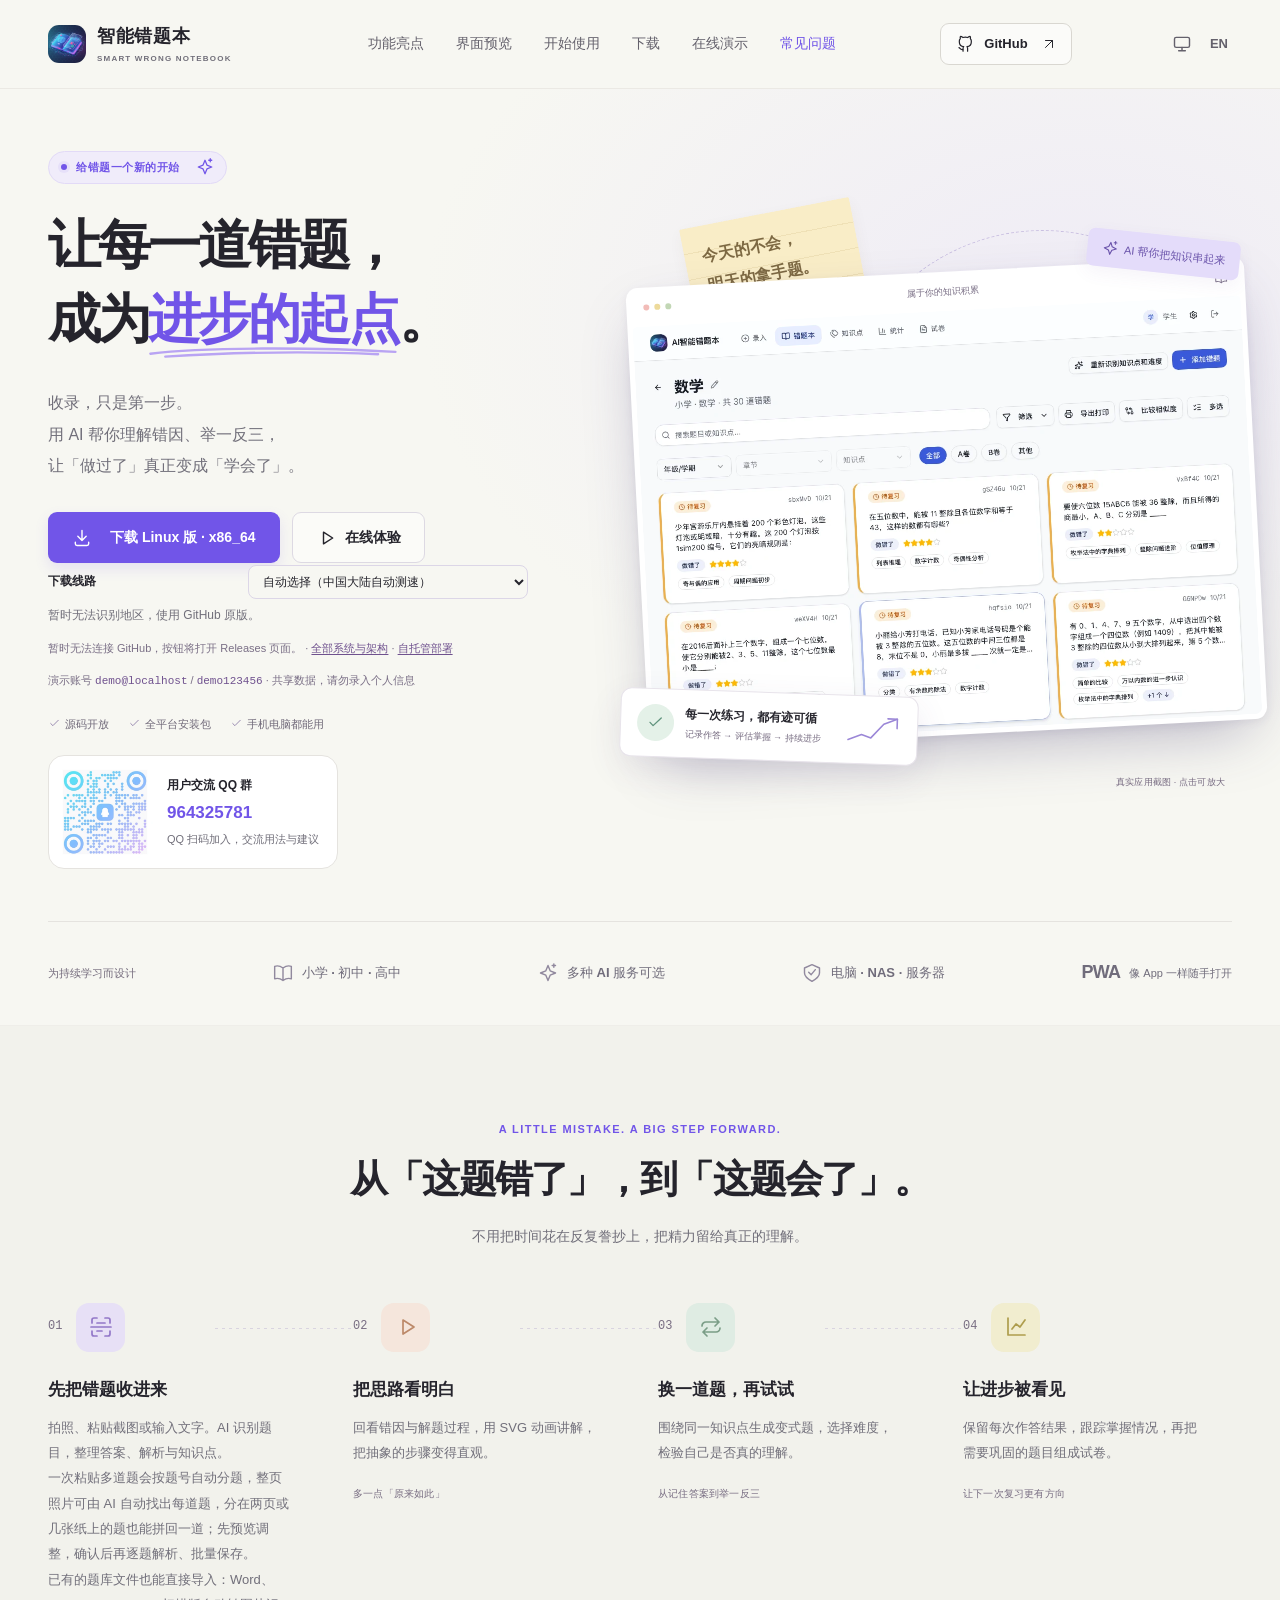
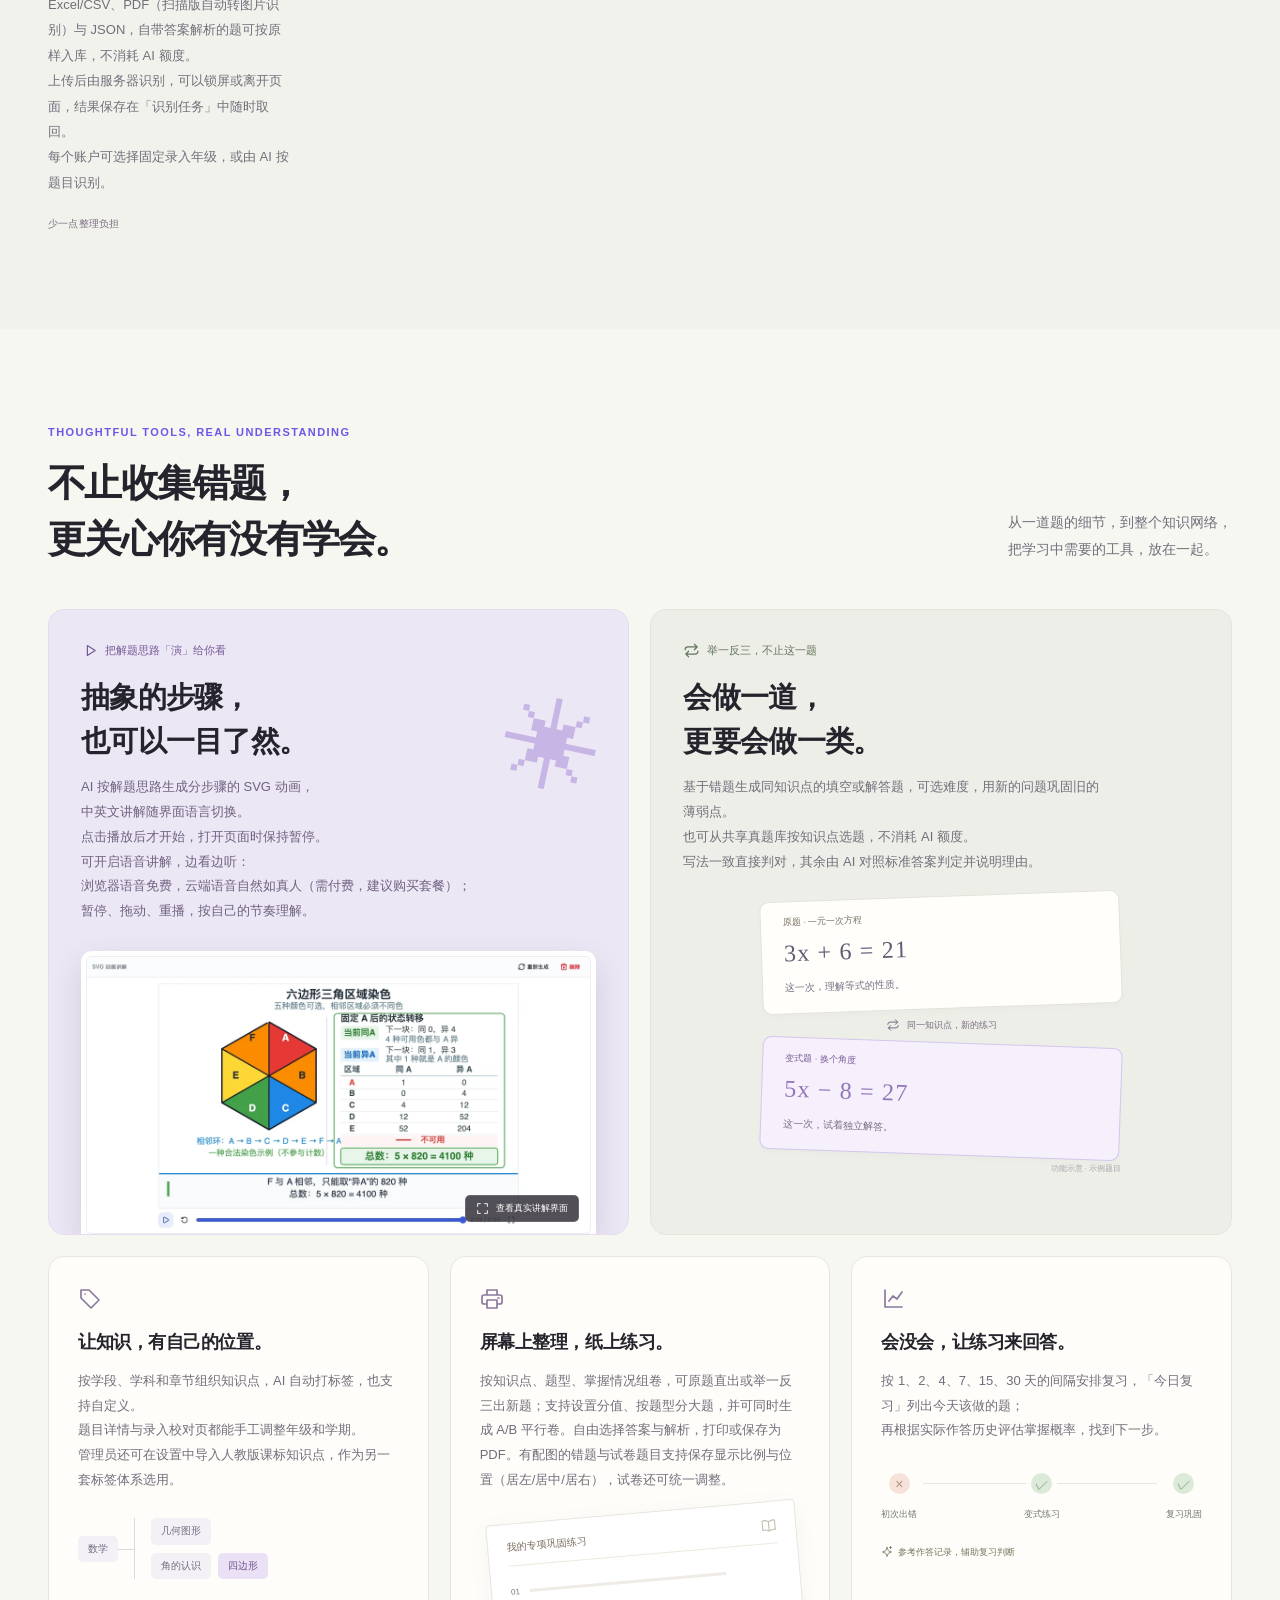
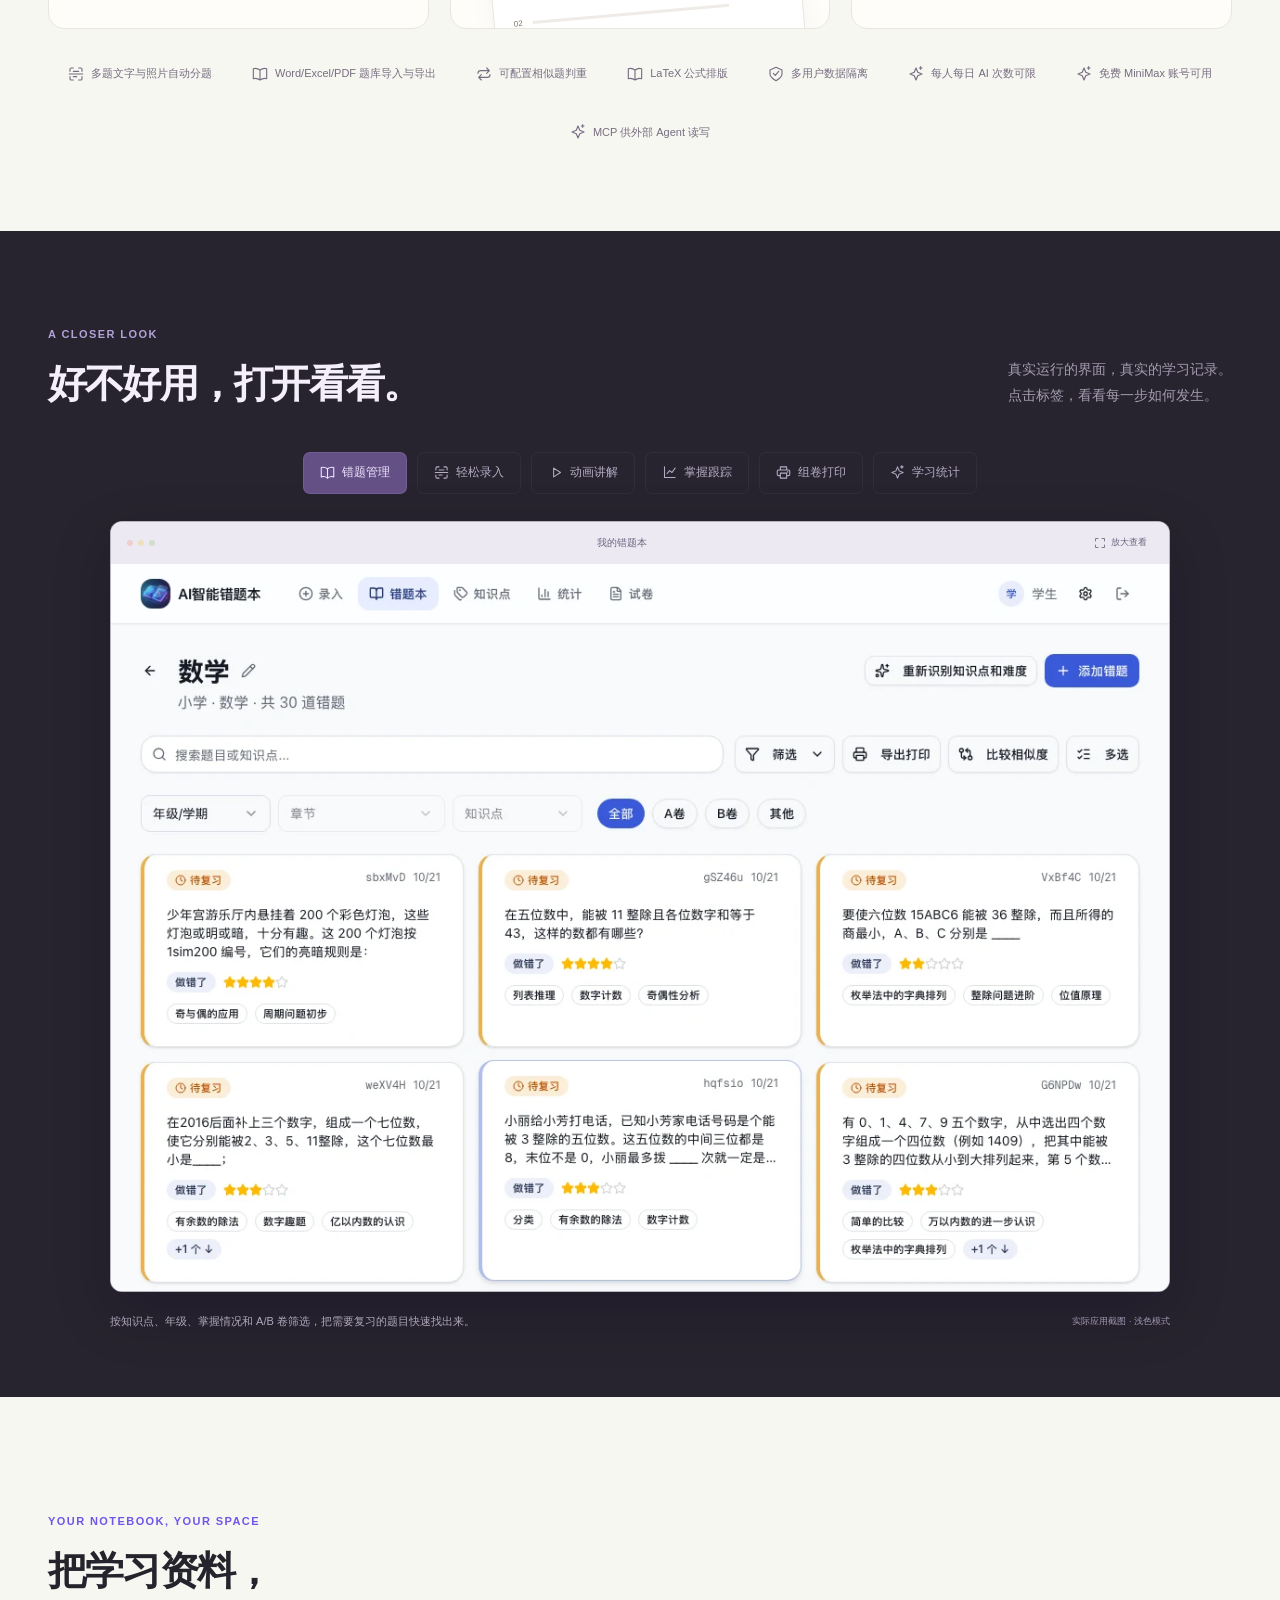
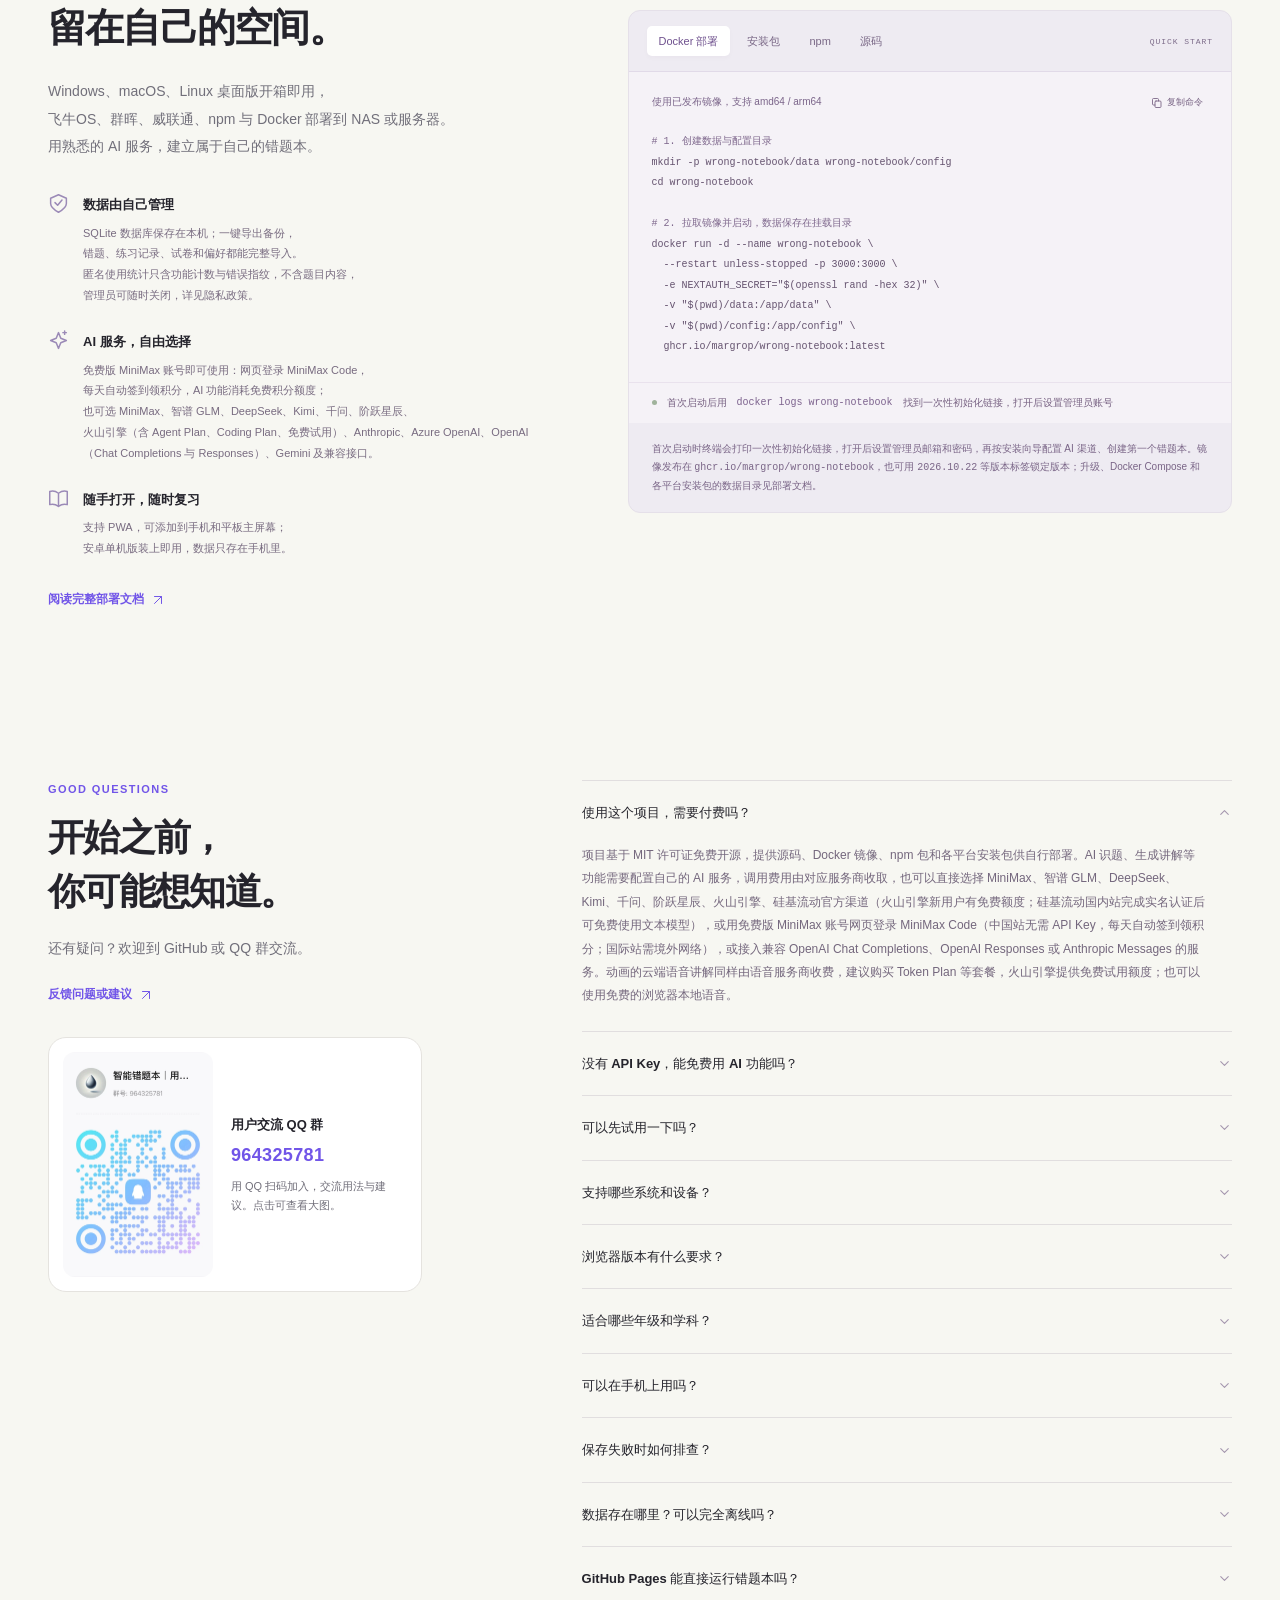
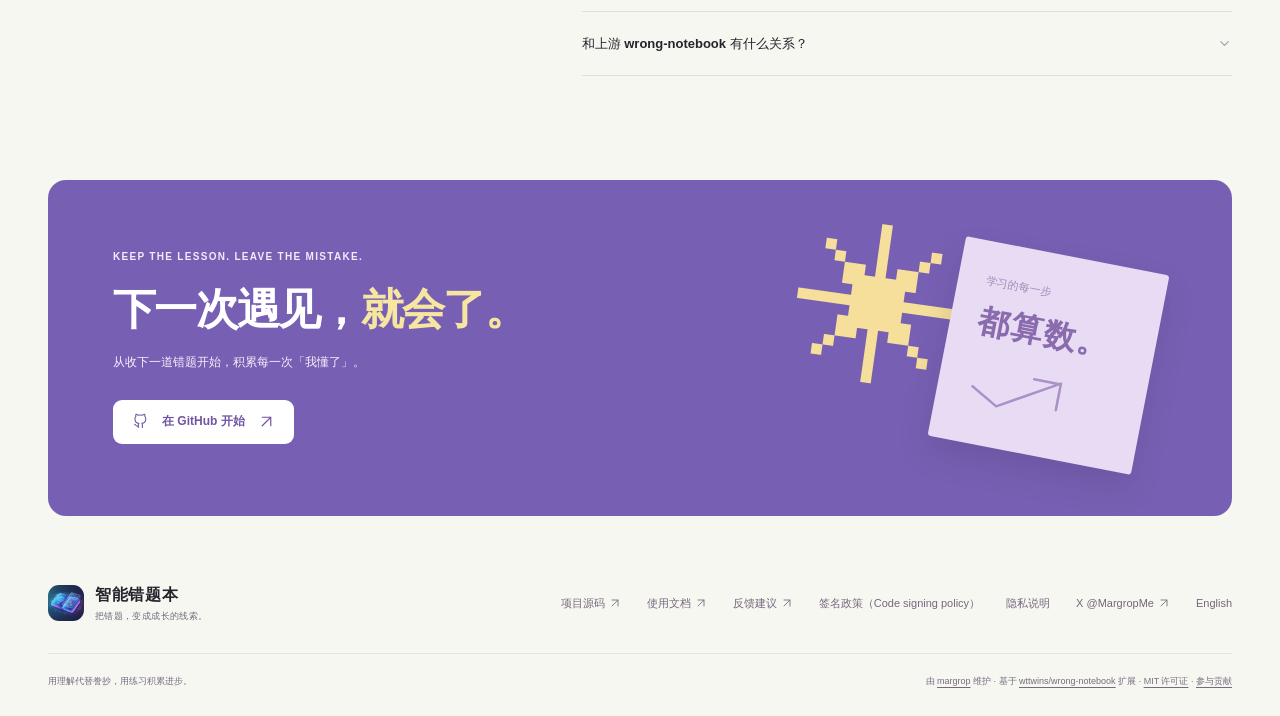
<file: index.html>
<!doctype html>
<html lang="zh-CN">
  <head>
    <meta charset="utf-8">
    <meta name="viewport" content="width=device-width, initial-scale=1">
    <meta name="color-scheme" content="light dark">
    <meta name="darkreader-lock">
    <meta name="theme-color" content="#f7f7f2">
    <meta name="description" content="智能错题本，用 AI 把错题变成进步的起点。拍照识题、SVG 动画讲解、举一反三与 AI 判题、今日复习、组卷打印与掌握情况跟踪，支持多种 AI 服务，可用 Docker、npm 或 Windows / macOS / Linux / 飞牛OS / 群晖 / 威联通 安装包自托管，提供无需服务器的安卓手机与平板单机版和在线演示。">
    <meta property="og:type" content="website">
    <meta property="og:locale" content="zh_CN">
    <meta property="og:title" content="智能错题本 · 让每一道错题，成为进步的起点">
    <meta property="og:description" content="从拍照收录到真正掌握，为每一道错题建立完整的学习反馈。开源、可自托管，提供全平台安装包与在线演示，支持多种 AI 服务。">
    <meta property="og:image" content="./assets/images/social-preview.png">
    <meta property="og:image:alt" content="智能错题本：让每一道错题，成为进步的起点，配有真实错题管理界面">
    <meta name="twitter:card" content="summary_large_image">
    <meta name="twitter:site" content="@MargropMe">
    <meta name="twitter:creator" content="@MargropMe">
    <title>智能错题本 · 让每一道错题，成为进步的起点</title>
    <!-- deployment-metadata -->
    <link rel="icon" type="image/png" href="./assets/icons/app-icon.png">
    <link rel="apple-touch-icon" href="./assets/icons/app-icon.png">
    <link rel="preload" as="image" href="./assets/images/notebook.webp" fetchpriority="high">
    <script>(function(){var p=null;try{p=localStorage.getItem("wn-site-theme")}catch(e){}if(p!=="light"&&p!=="dark")p="system";var r=document.documentElement,d=p==="dark"||(p==="system"&&window.matchMedia("(prefers-color-scheme: dark)").matches);r.setAttribute("data-theme-preference",p);r.setAttribute("data-theme",d?"dark":"light")})();</script>
    <link rel="stylesheet" href="./assets/styles.css?v=20261031-dark">
    <link rel="stylesheet" href="./assets/dark.css?v=20261031-dark">
    <script src="./assets/theme.js" defer></script>
    <script src="./assets/site.js" defer></script>
    <script src="./assets/nav.js" defer></script>
    <script src="./assets/download.js" defer></script>
    <script charset="UTF-8" id="LA_COLLECT" src="//sdk.51.la/js-sdk-pro.min.js"></script>
    <script>LA.init({id:"28UHgDQYzLfy5FsM",ck:"28UHgDQYzLfy5FsM"})</script>
    <!-- Google tag (gtag.js) -->
    <script async src="https://www.googletagmanager.com/gtag/js?id=G-Z600EP14KD"></script>
    <script>
      window.dataLayer = window.dataLayer || [];
      function gtag(){dataLayer.push(arguments);}
      gtag('js', new Date());

      gtag('config', 'G-Z600EP14KD');
    </script>
  </head>
  <body>
    <a class="skip-link" href="#main">跳到正文</a>
    <svg class="icon-definitions" xmlns="http://www.w3.org/2000/svg" aria-hidden="true">
      <symbol id="i-arrow" viewBox="0 0 24 24"><path d="M4 12h15m-6-6 6 6-6 6"/></symbol>
      <symbol id="i-arrow-up" viewBox="0 0 24 24"><path d="M6 18 18 6M6 6h12v12"/></symbol>
      <symbol id="i-github" viewBox="0 0 24 24"><path d="M9 19c-4.3 1.3-4.3-2.2-6-2.6m12 5v-3.8a3.3 3.3 0 0 0-.9-2.6c3-.3 6.1-1.5 6.1-6.8A5.3 5.3 0 0 0 18.8 4a4.9 4.9 0 0 0-.1-3s-1.1-.3-3.6 1.4a13.6 13.6 0 0 0-6.5 0C6.1.7 5 1 5 1a4.9 4.9 0 0 0-.1 3 5.3 5.3 0 0 0-1.4 4.2c0 5.3 3.1 6.5 6.1 6.8a3.3 3.3 0 0 0-.9 2.6v3.8" transform="translate(1 1) scale(.91)"/></symbol>
      <symbol id="i-sparkle" viewBox="0 0 24 24"><path d="m12 3 2.6 6.4L21 12l-6.4 2.6L12 21l-2.6-6.4L3 12l6.4-2.6L12 3Zm7-2v4m-2-2h4"/></symbol>
      <symbol id="i-scan" viewBox="0 0 24 24"><path d="M8 3H5a2 2 0 0 0-2 2v3m13-5h3a2 2 0 0 1 2 2v3M3 16v3a2 2 0 0 0 2 2h3m8 0h3a2 2 0 0 0 2-2v-3M2 12h20M8 8h8m-8 8h5"/></symbol>
      <symbol id="i-play" viewBox="0 0 24 24"><path d="m9 5 11 7-11 7V5Z"/></symbol>
      <symbol id="i-repeat" viewBox="0 0 24 24"><path d="M20 7H7a4 4 0 0 0-4 4m13-8 4 4-4 4M4 17h13a4 4 0 0 0 4-4M8 13l-4 4 4 4"/></symbol>
      <symbol id="i-chart" viewBox="0 0 24 24"><path d="M4 3v17h17M8 14l4-5 4 3 5-7"/></symbol>
      <symbol id="i-check" viewBox="0 0 24 24"><path d="m5 12 4 4L19 6"/></symbol>
      <symbol id="i-book" viewBox="0 0 24 24"><path d="M12 6C8 3 5 3 2 4v15c3-1 6-1 10 2 4-3 7-3 10-2V4c-3-1-6-1-10 2Zm0 0v15"/></symbol>
      <symbol id="i-print" viewBox="0 0 24 24"><path d="M7 8V3h10v5M7 17H4a2 2 0 0 1-2-2v-5a2 2 0 0 1 2-2h16a2 2 0 0 1 2 2v5a2 2 0 0 1-2 2h-3M7 13h10v8H7v-8Zm11-2h1"/></symbol>
      <symbol id="i-tag" viewBox="0 0 24 24"><path d="M3 3h8l10 10-8 8L3 11V3Zm4 4h.01"/></symbol>
      <symbol id="i-shield" viewBox="0 0 24 24"><path d="m12 2 9 4v6c0 5-9 10-9 10S3 17 3 12V6l9-4Zm-4 9 3 3 5-6"/></symbol>
      <symbol id="i-download" viewBox="0 0 24 24"><path d="M12 3v12m-5-5 5 5 5-5M4 17v2a2 2 0 0 0 2 2h12a2 2 0 0 0 2-2v-2"/></symbol>
      <symbol id="i-copy" viewBox="0 0 24 24"><rect x="8" y="8" width="12" height="13" rx="2"/><path d="M15 8V5a2 2 0 0 0-2-2H5a2 2 0 0 0-2 2v9a2 2 0 0 0 2 2h3"/></symbol>
      <symbol id="i-expand" viewBox="0 0 24 24"><path d="M8 3H3v5m13-5h5v5M3 16v5h5m8 0h5v-5"/></symbol>
      <symbol id="i-close" viewBox="0 0 24 24"><path d="m6 6 12 12M6 18 18 6"/></symbol>
      <symbol id="i-monitor" viewBox="0 0 24 24"><rect x="3" y="4" width="18" height="12" rx="2"/><path d="M8 20h8m-4-4v4"/></symbol>
      <symbol id="i-sun" viewBox="0 0 24 24"><circle cx="12" cy="12" r="4"/><path d="M12 2v2m0 16v2M4.9 4.9l1.4 1.4m11.4 11.4 1.4 1.4M2 12h2m16 0h2M4.9 19.1l1.4-1.4M17.7 6.3l1.4-1.4"/></symbol>
      <symbol id="i-moon" viewBox="0 0 24 24"><path d="M20 14.5A8 8 0 0 1 9.5 4 8 8 0 1 0 20 14.5Z"/></symbol>
      <symbol id="i-menu" viewBox="0 0 24 24"><path d="M4 7h16M4 12h16M4 17h16"/></symbol>
      <symbol id="i-chevron" viewBox="0 0 24 24"><path d="m6 9 6 6 6-6"/></symbol>
    </svg>

    <header class="site-header">
      <div class="container header-inner">
        <a class="brand" href="#" aria-label="智能错题本首页">
          <img src="./assets/icons/app-icon.png" alt="" width="38" height="38">
          <span>智能错题本<small>SMART WRONG NOTEBOOK</small></span>
        </a>
        <nav class="desktop-nav" aria-label="主导航">
          <a href="#features">功能亮点</a><a href="#preview">界面预览</a><a href="#deploy">开始使用</a><a href="./download/">下载</a><a href="https://wrong-notebook-demo.margrop.net" target="_blank" rel="noopener noreferrer">在线演示</a><a href="#faq">常见问题</a>
        </nav>
        <a class="github-link" href="https://github.com/margrop/wrong-notebook" target="_blank" rel="noopener noreferrer"><svg class="icon"><use href="#i-github"/></svg><span>GitHub</span><svg class="icon small"><use href="#i-arrow-up"/></svg></a>
        <div class="header-actions"><button class="theme-toggle icon-button" type="button" data-theme-toggle aria-label="主题：自动（跟随系统）" title="主题：自动（跟随系统）"><svg class="icon theme-icon-system"><use href="#i-monitor"/></svg><svg class="icon theme-icon-light"><use href="#i-sun"/></svg><svg class="icon theme-icon-dark"><use href="#i-moon"/></svg></button><a class="lang-switch" href="./en/" hreflang="en" lang="en" aria-label="Switch to English">EN</a></div>
        <button class="menu-toggle icon-button" type="button" aria-label="打开导航" aria-expanded="false" aria-controls="mobile-nav"><svg class="icon"><use href="#i-menu"/></svg></button>
      </div>
      <nav class="mobile-nav" id="mobile-nav" aria-label="手机导航" hidden>
        <a href="#features">功能亮点</a><a href="#preview">界面预览</a><a href="#deploy">开始使用</a><a href="./download/">下载</a><a href="https://wrong-notebook-demo.margrop.net" target="_blank" rel="noopener noreferrer">在线演示</a><a href="#faq">常见问题</a>
      </nav>
    </header>

    <main id="main">
      <section class="hero" aria-labelledby="hero-title">
        <div class="container hero-grid">
          <div class="hero-copy">
            <p class="eyebrow pill"><span class="status-dot"></span> 给错题一个新的开始 <svg class="icon small"><use href="#i-sparkle"/></svg></p>
            <h1 id="hero-title">让每一道错题，<br>成为<span class="highlight">进步的起点<svg viewBox="0 0 420 20" aria-hidden="true"><path d="M4 12C92 1 281 1 415 9M29 17C174 8 288 8 386 13"/></svg></span>。</h1>
            <p class="hero-description">收录，只是第一步。<br>用 AI 帮你理解错因、举一反三，<br class="desktop-break">让「做过了」真正变成「学会了」。</p>
            <div class="hero-actions"><a class="button button-primary" data-download-primary href="./download/"><svg class="icon"><use href="#i-download"/></svg> <span data-download-label>下载安装包</span></a><a class="button button-outline" href="https://wrong-notebook-demo.margrop.net" target="_blank" rel="noopener noreferrer"><svg class="icon"><use href="#i-play"/></svg> 在线体验</a></div>
            <div class="download-source-picker" data-download-source-picker>
              <label for="download-source">下载线路</label>
              <select id="download-source" data-download-source aria-describedby="download-source-status">
                <option value="auto">自动选择（中国大陆自动测速）</option>
                <option value="github">GitHub 原版</option>
                <option value="ghfast">ghfast.top</option>
                <option value="ghproxy">gh-proxy.net</option>
                <option value="llkk">gs.llkk.cc</option>
              </select>
              <p class="download-source-status" id="download-source-status" data-download-source-status aria-live="polite">正在识别地区并测速下载线路…</p>
            </div>
            <p class="hero-download-meta"><span data-release-version>Windows · macOS · Linux · 安卓 · 飞牛OS · 群晖 · 威联通</span> · <a href="./download/">全部系统与架构</a> · <a href="#deploy">自托管部署</a></p>
            <p class="hero-demo">演示账号 <code>demo@localhost</code> / <code>demo123456</code> · 共享数据，请勿录入个人信息</p>
            <div class="hero-notes"><span><svg class="icon small"><use href="#i-check"/></svg>源码开放</span><span><svg class="icon small"><use href="#i-check"/></svg>全平台安装包</span><span><svg class="icon small"><use href="#i-check"/></svg>手机电脑都能用</span></div>
            <a class="hero-community" href="#community"><img src="./assets/images/qq-group-qr.webp" width="360" height="360" alt="用户交流 QQ 群二维码，群号 964325781"><span><strong>用户交流 QQ 群</strong><span class="qq-number">964325781</span><small>QQ 扫码加入，交流用法与建议</small></span></a>
          </div>
          <div class="hero-visual">
            <div class="orbit orbit-one" aria-hidden="true"></div><div class="orbit orbit-two" aria-hidden="true"></div>
            <div class="paper-note" aria-hidden="true"><span>今天的不会，<br>明天的拿手题。</span><svg viewBox="0 0 100 50"><path d="m5 32 21 13L69 5M80 12l5 6 10-15"/></svg></div>
            <div class="floating-tag"><svg class="icon"><use href="#i-sparkle"/></svg> AI 帮你把知识串起来</div>
            <figure class="hero-window">
              <div class="window-bar"><span class="window-dots"><i></i><i></i><i></i></span><span>属于你的知识积累</span><svg class="icon small"><use href="#i-book"/></svg></div>
              <button class="image-button" type="button" data-image="notebook" aria-label="放大错题本真实界面"><img class="hero-screenshot" src="./assets/images/notebook.webp" width="1140" height="784" alt="实际应用中的数学错题本，包含错题卡片、星级难度、知识点和筛选条件" fetchpriority="high"></button>
            </figure>
            <div class="review-note"><span class="review-check"><svg class="icon"><use href="#i-check"/></svg></span><div><strong>每一次练习，都有迹可循</strong><span>记录作答 → 评估掌握 → 持续进步</span></div><svg class="mini-trend" viewBox="0 0 70 38" aria-hidden="true"><path d="m3 32 17-7 12 4 16-18 17-7"/><path d="M53 4h12v12"/></svg></div>
            <p class="visual-caption">真实应用截图 · 点击可放大</p>
          </div>
        </div>
        <div class="container promise-strip"><p>为持续学习而设计</p><span><svg class="icon"><use href="#i-book"/></svg> 小学 · 初中 · 高中</span><span><svg class="icon"><use href="#i-sparkle"/></svg> 多种 AI 服务可选</span><span><svg class="icon"><use href="#i-shield"/></svg> 电脑 · NAS · 服务器</span><span class="promise-pwa">PWA <small>像 App 一样随手打开</small></span></div>
      </section>

      <section class="section workflow" aria-labelledby="workflow-title">
        <div class="container">
          <div class="section-heading center"><p class="eyebrow">A LITTLE MISTAKE. A BIG STEP FORWARD.</p><h2 id="workflow-title">从「这题错了」，到「这题会了」。</h2><p>不用把时间花在反复誊抄上，把精力留给真正的理解。</p></div>
          <ol class="workflow-grid">
            <li><div class="step-top"><span class="step-number">01</span><span class="step-icon lavender"><svg class="icon"><use href="#i-scan"/></svg></span></div><h3>先把错题收进来</h3><p>拍照、粘贴截图或输入文字。AI 识别题目，整理答案、解析与知识点。<br>一次粘贴多道题会按题号自动分题，整页照片可由 AI 自动找出每道题，分在两页或几张纸上的题也能拼回一道；先预览调整，确认后再逐题解析、批量保存。<br>已有的题库文件也能直接导入：Word、Excel/CSV、PDF（扫描版自动转图片识别）与 JSON，自带答案解析的题可按原样入库，不消耗 AI 额度。<br>上传后由服务器识别，可以锁屏或离开页面，结果保存在「识别任务」中随时取回。<br>每个账户可选择固定录入年级，或由 AI 按题目识别。</p><span class="step-label">少一点整理负担</span></li>
            <li><div class="step-top"><span class="step-number">02</span><span class="step-icon peach"><svg class="icon"><use href="#i-play"/></svg></span></div><h3>把思路看明白</h3><p>回看错因与解题过程，用 SVG 动画讲解，把抽象的步骤变得直观。</p><span class="step-label">多一点「原来如此」</span></li>
            <li><div class="step-top"><span class="step-number">03</span><span class="step-icon mint"><svg class="icon"><use href="#i-repeat"/></svg></span></div><h3>换一道题，再试试</h3><p>围绕同一知识点生成变式题，选择难度，检验自己是否真的理解。</p><span class="step-label">从记住答案到举一反三</span></li>
            <li><div class="step-top"><span class="step-number">04</span><span class="step-icon lemon"><svg class="icon"><use href="#i-chart"/></svg></span></div><h3>让进步被看见</h3><p>保留每次作答结果，跟踪掌握情况，再把需要巩固的题目组成试卷。</p><span class="step-label">让下一次复习更有方向</span></li>
          </ol>
        </div>
      </section>

      <section class="section features" id="features" aria-labelledby="features-title">
        <div class="container">
          <div class="section-heading heading-row"><div><p class="eyebrow">THOUGHTFUL TOOLS, REAL UNDERSTANDING</p><h2 id="features-title">不止收集错题，<br>更关心你有没有学会。</h2></div><p>从一道题的细节，到整个知识网络，<br>把学习中需要的工具，放在一起。</p></div>
          <div class="feature-grid">
            <article class="feature-card animation-card"><span class="feature-kicker"><svg class="icon"><use href="#i-play"/></svg> 把解题思路「演」给你看</span><h3>抽象的步骤，<br>也可以一目了然。</h3><p>AI 按解题思路生成分步骤的 SVG 动画，<br>中英文讲解随界面语言切换。<br>点击播放后才开始，打开页面时保持暂停。<br>可开启语音讲解，边看边听：<br>浏览器语音免费，云端语音自然如真人（需付费，建议购买套餐）；<br>暂停、拖动、重播，按自己的节奏理解。</p><button class="animation-screenshot image-button" type="button" data-image="svg-animation" aria-label="放大 SVG 动画讲解真实界面"><img src="./assets/images/svg-animation.webp" width="1076" height="592" loading="lazy" alt="六边形染色题的 SVG 动画讲解，包含图形、递推表格和播放进度"><span class="image-overlay"><svg class="icon"><use href="#i-expand"/></svg> 查看真实讲解界面</span></button><span class="card-corner-spark" aria-hidden="true">✳</span></article>
            <article class="feature-card practice-card"><span class="feature-kicker"><svg class="icon"><use href="#i-repeat"/></svg> 举一反三，不止这一题</span><h3>会做一道，<br>更要会做一类。</h3><p>基于错题生成同知识点的填空或解答题，可选难度，用新的问题巩固旧的薄弱点。<br>也可从共享真题库按知识点选题，不消耗 AI 额度。<br>写法一致直接判对，其余由 AI 对照标准答案判定并说明理由。</p><div class="practice-illustration" aria-label="举一反三功能示意"><div class="sample-question"><span>原题 · 一元一次方程</span><strong>3x + 6 = 21</strong><i>这一次，理解等式的性质。</i></div><div class="practice-connector"><svg class="icon"><use href="#i-repeat"/></svg><span>同一知识点，新的练习</span></div><div class="sample-question variant"><span>变式题 · 换个角度</span><strong>5x − 8 = 27</strong><i>这一次，试着独立解答。</i></div><small class="illustration-label">功能示意 · 示例题目</small></div></article>
            <article class="feature-card tags-card"><span class="feature-icon"><svg class="icon"><use href="#i-tag"/></svg></span><h3>让知识，有自己的位置。</h3><p>按学段、学科和章节组织知识点，AI 自动打标签，也支持自定义。<br>题目详情与录入校对页都能手工调整年级和学期。<br>管理员还可在设置中导入人教版课标知识点，作为另一套标签体系选用。</p><div class="tag-tree" aria-hidden="true"><span>数学</span><div><span>几何图形</span><div><span>角的认识</span><span class="tag-accent">四边形</span></div></div></div></article>
            <article class="feature-card print-card"><span class="feature-icon"><svg class="icon"><use href="#i-print"/></svg></span><h3>屏幕上整理，纸上练习。</h3><p>按知识点、题型、掌握情况组卷，可原题直出或举一反三出新题；支持设置分值、按题型分大题，并可同时生成 A/B 平行卷。自由选择答案与解析，打印或保存为 PDF。有配图的错题与试卷题目支持保存显示比例与位置（居左/居中/居右），试卷还可统一调整。</p><div class="paper-preview" aria-hidden="true"><div>我的专项巩固练习 <svg class="icon"><use href="#i-book"/></svg></div><span>01 <i></i></span><span>02 <i></i></span><small>来源 ID · 随时找回原题</small></div></article>
            <article class="feature-card mastery-card"><span class="feature-icon"><svg class="icon"><use href="#i-chart"/></svg></span><h3>会没会，让练习来回答。</h3><p>按 1、2、4、7、15、30 天的间隔安排复习，「今日复习」列出今天该做的题；<br>再根据实际作答历史评估掌握概率，找到下一步。</p><div class="mastery-path"><span><i class="history-wrong">×</i>初次出错</span><span><i class="history-correct">✓</i>变式练习</span><span><i class="history-correct">✓</i>复习巩固</span></div><div class="mastery-footnote"><svg class="icon small"><use href="#i-sparkle"/></svg> 参考作答记录，辅助复习判断</div></article>
          </div>
          <div class="small-features"><span><svg class="icon"><use href="#i-scan"/></svg> 多题文字与照片自动分题</span><span><svg class="icon"><use href="#i-book"/></svg> Word/Excel/PDF 题库导入与导出</span><span><svg class="icon"><use href="#i-repeat"/></svg> 可配置相似题判重</span><span><svg class="icon"><use href="#i-book"/></svg> LaTeX 公式排版</span><span><svg class="icon"><use href="#i-shield"/></svg> 多用户数据隔离</span><span><svg class="icon"><use href="#i-sparkle"/></svg> 每人每日 AI 次数可限</span><span><svg class="icon"><use href="#i-sparkle"/></svg> 免费 MiniMax 账号可用</span><span><svg class="icon"><use href="#i-sparkle"/></svg> MCP 供外部 Agent 读写</span></div>
        </div>
      </section>

      <section class="section preview-section" id="preview" aria-labelledby="preview-title">
        <div class="container">
          <div class="section-heading heading-row"><div><p class="eyebrow">A CLOSER LOOK</p><h2 id="preview-title">好不好用，打开看看。</h2></div><p>真实运行的界面，真实的学习记录。<br>点击标签，看看每一步如何发生。</p></div>
          <div class="preview-tabs" role="tablist" aria-label="应用界面预览">
            <button type="button" role="tab" id="tab-notebook" aria-selected="true" aria-controls="preview-panel" data-preview="notebook"><svg class="icon small"><use href="#i-book"/></svg>错题管理</button>
            <button type="button" role="tab" id="tab-upload" aria-selected="false" aria-controls="preview-panel" data-preview="upload" tabindex="-1"><svg class="icon small"><use href="#i-scan"/></svg>轻松录入</button>
            <button type="button" role="tab" id="tab-svg-animation" aria-selected="false" aria-controls="preview-panel" data-preview="svg-animation" tabindex="-1"><svg class="icon small"><use href="#i-play"/></svg>动画讲解</button>
            <button type="button" role="tab" id="tab-mastery-history" aria-selected="false" aria-controls="preview-panel" data-preview="mastery-history" tabindex="-1"><svg class="icon small"><use href="#i-chart"/></svg>掌握跟踪</button>
            <button type="button" role="tab" id="tab-exam-print" aria-selected="false" aria-controls="preview-panel" data-preview="exam-print" tabindex="-1"><svg class="icon small"><use href="#i-print"/></svg>组卷打印</button>
            <button type="button" role="tab" id="tab-error-stats" aria-selected="false" aria-controls="preview-panel" data-preview="error-stats" tabindex="-1"><svg class="icon small"><use href="#i-sparkle"/></svg>学习统计</button>
          </div>
          <div class="preview-panel" id="preview-panel" role="tabpanel" aria-labelledby="tab-notebook" tabindex="0">
            <div class="preview-toolbar"><span class="window-dots"><i></i><i></i><i></i></span><span id="preview-window-title">我的错题本</span><button type="button" class="preview-expand" id="expand-preview" aria-label="放大当前界面"><svg class="icon small"><use href="#i-expand"/></svg><span>放大查看</span></button></div>
            <button class="image-button preview-image-button" id="preview-image-button" type="button" aria-label="放大错题管理截图"><img id="preview-image" src="./assets/images/notebook.webp" width="1140" height="784" loading="lazy" alt="错题卡片展示题目摘要、难度星级与知识点，并支持多维度筛选"></button>
          </div>
          <div class="preview-caption" aria-live="polite"><p id="preview-description">按知识点、年级、掌握情况和 A/B 卷筛选，把需要复习的题目快速找出来。</p><span>实际应用截图 · 浅色模式</span></div>
          <noscript><p class="noscript-notice">更多真实界面：<a href="./assets/images/svg-animation.webp">动画讲解</a> · <a href="./assets/images/mastery-history.webp">掌握跟踪</a> · <a href="./assets/images/exam-print.webp">组卷打印</a> · <a href="./assets/images/error-stats.webp">学习统计</a></p></noscript>
        </div>
      </section>

      <section class="section deploy-section" id="deploy" aria-labelledby="deploy-title">
        <div class="container deploy-grid">
          <div class="deploy-copy"><p class="eyebrow">YOUR NOTEBOOK, YOUR SPACE</p><h2 id="deploy-title">把学习资料，<br>留在自己的空间。</h2><p class="section-description">Windows、macOS、Linux 桌面版开箱即用，<br>飞牛OS、群晖、威联通、npm 与 Docker 部署到 NAS 或服务器。<br>用熟悉的 AI 服务，建立属于自己的错题本。</p><ul class="deploy-benefits"><li><svg class="icon"><use href="#i-shield"/></svg><div><strong>数据由自己管理</strong><p>SQLite 数据库保存在本机；一键导出备份，<br>错题、练习记录、试卷和偏好都能完整导入。<br>匿名使用统计只含功能计数与错误指纹，不含题目内容，<br>管理员可随时关闭，详见<a href="./privacy/">隐私政策</a>。</p></div></li><li><svg class="icon"><use href="#i-sparkle"/></svg><div><strong>AI 服务，自由选择</strong><p>免费版 MiniMax 账号即可使用：网页登录 MiniMax Code，<br>每天自动签到领积分，AI 功能消耗免费积分额度；<br>也可选 MiniMax、智谱 GLM、DeepSeek、Kimi、千问、阶跃星辰、<br>火山引擎（含 Agent Plan、Coding Plan、免费试用）、Anthropic、Azure OpenAI、OpenAI（Chat Completions 与 Responses）、Gemini 及兼容接口。</p></div></li><li><svg class="icon"><use href="#i-book"/></svg><div><strong>随手打开，随时复习</strong><p>支持 PWA，可添加到手机和平板主屏幕；<br>安卓单机版装上即用，数据只存在手机里。</p></div></li></ul><a class="text-link" href="https://github.com/margrop/wrong-notebook#-快速开始" target="_blank" rel="noopener noreferrer">阅读完整部署文档 <svg class="icon small"><use href="#i-arrow-up"/></svg></a></div>
          <div class="deploy-terminal"><div class="terminal-top"><div role="tablist" aria-label="部署方式"><button type="button" role="tab" id="install-docker" aria-controls="install-panel-docker" aria-selected="true" data-install="docker">Docker 部署</button><button type="button" role="tab" id="install-packages" aria-controls="install-panel-packages" aria-selected="false" data-install="packages" tabindex="-1">安装包</button><button type="button" role="tab" id="install-npm" aria-controls="install-panel-npm" aria-selected="false" data-install="npm" tabindex="-1">npm</button><button type="button" role="tab" id="install-source" aria-controls="install-panel-source" aria-selected="false" data-install="source" tabindex="-1">源码</button></div><span class="terminal-label">QUICK START</span></div><div class="code-panel" id="install-panel-docker" role="tabpanel" aria-labelledby="install-docker" tabindex="0"><div class="code-heading"><span>使用已发布镜像，支持 amd64 / arm64</span><button class="copy-button" type="button" data-copy="docker-code"><svg class="icon small"><use href="#i-copy"/></svg><span>复制命令</span></button></div><pre><code id="docker-code"><span class="code-comment"># 1. 创建数据与配置目录</span>
mkdir -p wrong-notebook/data wrong-notebook/config
cd wrong-notebook

<span class="code-comment"># 2. 拉取镜像并启动，数据保存在挂载目录</span>
docker run -d --name wrong-notebook \
  --restart unless-stopped -p 3000:3000 \
  -e NEXTAUTH_SECRET="$(openssl rand -hex 32)" \
  -v "$(pwd)/data:/app/data" \
  -v "$(pwd)/config:/app/config" \
  ghcr.io/margrop/wrong-notebook:latest</code></pre><div class="terminal-note"><span class="status-dot"></span> 首次启动后用 <code>docker logs wrong-notebook</code> 找到一次性初始化链接，打开后设置管理员账号</div></div><div class="code-panel" id="install-panel-packages" role="tabpanel" aria-labelledby="install-packages" tabindex="0" hidden><div class="code-heading"><span>内置服务端，下载安装即可使用；首次启动自动打开管理员设置页</span></div><ul class="platform-list">
<li><strong>Windows</strong><span>安装版 <code>WrongNotebook-Win-Setup-版本-x64.exe</code>，或免安装的 Portable 版</span></li>
<li><strong>macOS</strong><span>Apple 芯片 <code>-arm64.dmg</code>，Intel <code>-x64.dmg</code>；应用未经 Apple 签名，提示「已损坏」或无法打开时，拖入「应用程序」后在终端执行下方命令，再打开即可</span></li>
<li><strong>Linux</strong><span>x86_64 / arm64 的 <code>.AppImage</code> 与 <code>.deb</code></span></li>
<li><strong>飞牛OS</strong><span>先在应用中心安装 Node.js v24，再手动安装 x86 / arm 的 <code>.fpk</code>，在安装向导中设置管理员账号，局域网访问 39300 端口</span></li>
<li><strong>群晖</strong><span>先在套件中心安装 Container Manager，再手动安装对应处理器的 <code>WrongNotebook-Synology-版本-x86_64.spk</code> 或 <code>-arm64.spk</code>；需 DSM 7.2.1 及以上；局域网访问 39300 端口，数据在套件数据目录 <code>@appdata/wrongnotebook</code></span></li>
<li><strong>威联通</strong><span>先在 App Center 安装 Container Station，再手动安装对应处理器的 <code>WrongNotebook-QNAP-版本-x86_64.qpkg</code> 或 <code>-arm64.qpkg</code>；局域网访问 39300 端口，数据在 <code>/share/Container/wrong-notebook</code></span></li>
<li><strong>安卓</strong><span>单机版：手机 <code>-Android-Phone-版本.apk</code>，平板 <code>-Android-Tablet-版本.apk</code>，内置服务端，无需部署；客户端版 <code>-Android-Client-Phone/Tablet-版本.apk</code> 连接自己的服务器</span></li>
</ul><div class="code-heading"><span>macOS：移除隔离属性并在本机重新自签名</span><button class="copy-button" type="button" data-copy="macos-code"><svg class="icon small"><use href="#i-copy"/></svg><span>复制命令</span></button></div><pre><code id="macos-code">xattr -cr /Applications/WrongNotebook.app
codesign --force --deep --sign - /Applications/WrongNotebook.app</code></pre><div class="terminal-note"><span class="status-dot"></span> 在<a href="./download/">下载页</a>自动匹配你的系统与架构，或前往 <a href="https://github.com/margrop/wrong-notebook/releases" target="_blank" rel="noopener noreferrer">GitHub Releases</a></div></div><div class="code-panel" id="install-panel-npm" role="tabpanel" aria-labelledby="install-npm" tabindex="0" hidden><div class="code-heading"><span>需要 Node.js 22.15+，适合服务器或已有 Node 环境</span><button class="copy-button" type="button" data-copy="npm-code"><svg class="icon small"><use href="#i-copy"/></svg><span>复制命令</span></button></div><pre><code id="npm-code">npm install -g wrong-notebook

<span class="code-comment"># 数据默认保存在 ~/.wrong-notebook</span>
wrong-notebook --port 3000</code></pre><div class="terminal-note"><span class="status-dot"></span> 首次启动时终端会打印一次性初始化链接，打开后设置管理员账号</div></div><div class="code-panel" id="install-panel-source" role="tabpanel" aria-labelledby="install-source" tabindex="0" hidden><div class="code-heading"><span>需要 Node.js 22+ 与 npm</span><button class="copy-button" type="button" data-copy="source-code"><svg class="icon small"><use href="#i-copy"/></svg><span>复制命令</span></button></div><pre><code id="source-code">git clone https://github.com/margrop/wrong-notebook.git
cd wrong-notebook
npm ci
cp .env.example .env
<span class="code-comment"># 先编辑 .env，设置 NEXTAUTH_SECRET 和 AI 配置</span>

<span class="code-comment"># 初始化数据库、账户与知识点</span>
npx prisma migrate dev
npx prisma db seed
npx ts-node --compiler-options '{"module":"CommonJS"}' \
  scripts/rebuild-system-tags.ts

npm run dev</code></pre><div class="terminal-note"><span class="status-dot"></span> 启动后访问 <code>http://localhost:3000</code></div></div><p class="setup-note">首次启动时终端会打印一次性初始化链接，打开后设置管理员邮箱和密码，再按安装向导配置 AI 渠道、创建第一个错题本。镜像发布在 <code>ghcr.io/margrop/wrong-notebook</code>，也可用 <code>2026.10.22</code> 等版本标签锁定版本；升级、Docker Compose 和各平台安装包的数据目录见部署文档。</p></div>
        </div>
      </section>

      <section class="section faq-section" id="faq" aria-labelledby="faq-title">
        <div class="container faq-grid"><div class="section-heading"><p class="eyebrow">GOOD QUESTIONS</p><h2 id="faq-title">开始之前，<br>你可能想知道。</h2><p>还有疑问？欢迎到 GitHub 或 QQ 群交流。</p><a class="text-link" href="https://github.com/margrop/wrong-notebook/issues" target="_blank" rel="noopener noreferrer">反馈问题或建议 <svg class="icon small"><use href="#i-arrow-up"/></svg></a><a class="community-card" id="community" href="./assets/images/qq-group.webp" target="_blank" rel="noopener"><img src="./assets/images/qq-group.webp" width="600" height="902" loading="lazy" alt="智能错题本用户交流 QQ 群二维码，群号 964325781"><span><strong>用户交流 QQ 群</strong><span class="qq-number">964325781</span><small>用 QQ 扫码加入，交流用法与建议。点击可查看大图。</small></span></a></div><div class="faq-list">
          <details open><summary>使用这个项目，需要付费吗？<svg class="icon small"><use href="#i-chevron"/></svg></summary><p>项目基于 MIT 许可证免费开源，提供源码、Docker 镜像、npm 包和各平台安装包供自行部署。AI 识题、生成讲解等功能需要配置自己的 AI 服务，调用费用由对应服务商收取，也可以直接选择 MiniMax、智谱 GLM、DeepSeek、Kimi、千问、阶跃星辰、火山引擎、硅基流动官方渠道（火山引擎新用户有免费额度；硅基流动国内站完成实名认证后可免费使用文本模型），或用免费版 MiniMax 账号网页登录 MiniMax Code（中国站无需 API Key，每天自动签到领积分；国际站需境外网络），或接入兼容 OpenAI Chat Completions、OpenAI Responses 或 Anthropic Messages 的服务。动画的云端语音讲解同样由语音服务商收费，建议购买 Token Plan 等套餐，火山引擎提供免费试用额度；也可以使用免费的浏览器本地语音。</p></details>
          <details><summary>没有 API Key，能免费用 AI 功能吗？<svg class="icon small"><use href="#i-chevron"/></svg></summary><p>可以。在设置中选择「MiniMax Code OAuth」，用免费版 MiniMax 账号网页登录即可调用 MiniMax-M3.1-Flash。应用每天自动签到领取积分，识题、讲解、举一反三等 AI 功能消耗的是账号的免费积分额度，剩余积分在设置页随时可查。也可选择「硅基流动」渠道，完成实名认证后免费调用文本模型（默认 GLM-Z1-9B-0414）；MiniMax Code 国际站需境外网络，额度按国际站账号积分计算。</p></details><details><summary>可以先试用一下吗？<svg class="icon small"><use href="#i-chevron"/></svg></summary><p>可以。打开 <a href="https://wrong-notebook-demo.margrop.net" target="_blank" rel="noopener noreferrer">在线演示站</a>，使用账号 <code>demo@localhost</code>、密码 <code>demo123456</code> 登录。演示站为共享账号，数据对所有访客可见，请勿录入个人信息；正式使用建议部署自己的实例。</p></details>
          <details><summary>支持哪些系统和设备？<svg class="icon small"><use href="#i-chevron"/></svg></summary><p>服务端可以运行在 Windows、macOS、Linux 桌面版，飞牛OS、群晖与威联通 NAS，以及任何支持 Docker 或 Node.js 的服务器上。部署后，手机、平板和电脑都能通过浏览器使用。桌面版默认只允许本机访问，NAS 套件、npm 和 Docker 部署可在局域网内访问。</p></details>
          <details><summary>浏览器版本有什么要求？<svg class="icon small"><use href="#i-chevron"/></svg></summary><p>应用基于 Next.js 16 构建，浏览器引擎最低要求为 Chrome / Edge 111、Firefox 111、Safari 16.4（iOS 16.4）及以上。iOS 上所有浏览器（包括 Chrome）都使用系统 WebKit 引擎，实际取决于 iOS 版本；iOS 15 及更早的旧设备（如只能停留在 iOS 15 的 iPad）可能页面空白或登录按钮无响应，目前没有兼容方案，请改用其他手机、平板或电脑访问。图片导入与扫描版 PDF 转图片还依赖 <code>Promise.withResolvers</code>（Chrome 119 / Safari 17.4 / Firefox 121 及以上）。</p></details>
          <details><summary>适合哪些年级和学科？<svg class="icon small"><use href="#i-chevron"/></svg></summary><p>创建错题本时可以选择小学、初中或高中学段，以及对应学科。小学支持数学、英语和语文，内置语文章节与知识点覆盖小学一年级至六年级及初高中。系统按学段、学科组织知识点，支持自定义标签；AI 可辅助识别知识点和难度。</p></details>
          <details><summary>可以在手机上用吗？<svg class="icon small"><use href="#i-chevron"/></svg></summary><p>可以。应用支持手机、平板和电脑浏览器，并提供 PWA 支持。在 iPhone / iPad 的 Safari 分享菜单，或 Android Chrome 菜单中选择「添加到主屏幕」，即可像 App 一样打开。手机底部导航默认把第 4 个按钮设为「试卷」，也可以在「设置 → 通用」切换为「复习」。安卓设备还可以安装 Releases 中的 APK：单机版内置服务端，装上即用，数据保存在手机上；客户端版连接自己部署的服务器。两者都支持拍照上传、文件导出和系统打印。手机上提供「拍照」「相册」「从文件选择」三个入口，iPhone 等设备的 HEIC/HEIF 照片会在裁剪前自动转换并摆正方向。</p></details>
          <details><summary>保存失败时如何排查？<svg class="icon small"><use href="#i-chevron"/></svg></summary><p>直接录入或校对后保存失败时，页面会保留具体原因和处理建议。若提示 AI 识别年级失败，可先手动填写年级，或在设置中改为固定年级后重试；若提示登录、字段、数据库或网络问题，请按提示处理。超时或断网后先检查题目是否已经保存，再决定是否重试。管理员可启用调试模式，复现后导出脱敏日志用于排查。</p></details>
          <details><summary>数据存在哪里？可以完全离线吗？<svg class="icon small"><use href="#i-chevron"/></svg></summary><p>题目和作答记录保存在你部署环境的 SQLite 数据库中，AI 配置也保存在自己的部署环境。AI 识别、解答和生成等功能会向所配置的服务发送相关内容，需要该服务可访问；PWA 不等于完整离线运行。</p></details>
          <details><summary>GitHub Pages 能直接运行错题本吗？<svg class="icon small"><use href="#i-chevron"/></svg></summary><p>这个官网可以通过 GitHub Pages 托管。错题本应用本身包含登录、数据库和 AI 接口，需要运行服务端：可以直接安装桌面版或飞牛OS、群晖、威联通套件，也可以用 npm 或 Docker 部署到电脑、NAS 或服务器。想先看看效果，可以使用<a href="https://wrong-notebook-demo.margrop.net" target="_blank" rel="noopener noreferrer">在线演示站</a>。</p></details>
          <details><summary>和上游 wrong-notebook 有什么关系？<svg class="icon small"><use href="#i-chevron"/></svg></summary><p>本项目基于 wttwins/wrong-notebook 扩展，增加了中英文 SVG 动画讲解、掌握情况跟踪、可配置判重、试卷作答回填、国产大模型官方渠道、中英文界面和全平台安装包等功能。感谢上游作者的工作。完整功能与差异请查看项目 README。</p></details>
        </div></div>
      </section>

      <section class="container final-cta" aria-labelledby="cta-title"><div><p class="eyebrow">KEEP THE LESSON. LEAVE THE MISTAKE.</p><h2 id="cta-title">下一次遇见，<span>就会了。</span></h2><p>从收下一道错题开始，积累每一次「我懂了」。</p><a class="button button-light" href="https://github.com/margrop/wrong-notebook" target="_blank" rel="noopener noreferrer"><svg class="icon"><use href="#i-github"/></svg> 在 GitHub 开始 <svg class="icon"><use href="#i-arrow-up"/></svg></a></div><div class="cta-art" aria-hidden="true"><span class="cta-star">✳</span><div class="cta-note"><span>学习的每一步</span><strong>都算数。</strong><svg viewBox="0 0 130 56"><path d="M8 30 40 48 110 7M78 8h32v31"/></svg></div></div></section>
    </main>

    <footer class="site-footer container"><div class="footer-top"><a class="brand" href="#"><img src="./assets/icons/app-icon.png" alt="" width="36" height="36"><span>智能错题本<small>把错题，变成成长的线索。</small></span></a><nav aria-label="页脚导航"><a href="https://github.com/margrop/wrong-notebook" target="_blank" rel="noopener noreferrer">项目源码 <svg class="icon small"><use href="#i-arrow-up"/></svg></a><a href="https://github.com/margrop/wrong-notebook/wiki" target="_blank" rel="noopener noreferrer">使用文档 <svg class="icon small"><use href="#i-arrow-up"/></svg></a><a href="https://github.com/margrop/wrong-notebook/issues" target="_blank" rel="noopener noreferrer">反馈建议 <svg class="icon small"><use href="#i-arrow-up"/></svg></a><a href="https://github.com/margrop/wrong-notebook/blob/main/doc/CODE_SIGNING.md" target="_blank" rel="noopener noreferrer">签名政策（Code signing policy）</a><a href="./privacy/">隐私说明</a><a href="https://x.com/MargropMe" target="_blank" rel="noopener noreferrer me">X @MargropMe <svg class="icon small"><use href="#i-arrow-up"/></svg></a><a href="./en/" hreflang="en" lang="en">English</a></nav></div><div class="footer-bottom"><p>用理解代替誊抄，用练习积累进步。</p><p>由 <a href="https://github.com/margrop" target="_blank" rel="noopener noreferrer">margrop</a> 维护 · 基于 <a href="https://github.com/wttwins/wrong-notebook" target="_blank" rel="noopener noreferrer">wttwins/wrong-notebook</a> 扩展 · <a href="https://github.com/margrop/wrong-notebook/blob/main/LICENSE" target="_blank" rel="noopener noreferrer">MIT 许可证</a> · <a href="https://github.com/margrop/wrong-notebook/blob/main/CONTRIBUTING.md" target="_blank" rel="noopener noreferrer">参与贡献</a></p></div></footer>

    <dialog id="image-dialog" class="image-dialog" aria-labelledby="dialog-title"><div class="dialog-toolbar"><h2 id="dialog-title">应用界面预览</h2><button type="button" class="icon-button" id="close-dialog" aria-label="关闭图片预览"><svg class="icon"><use href="#i-close"/></svg></button></div><img id="dialog-image" alt=""><p id="dialog-description"></p></dialog>
    <div class="toast" id="toast" role="status" aria-live="polite" hidden></div>
  </body>
</html>
</file>
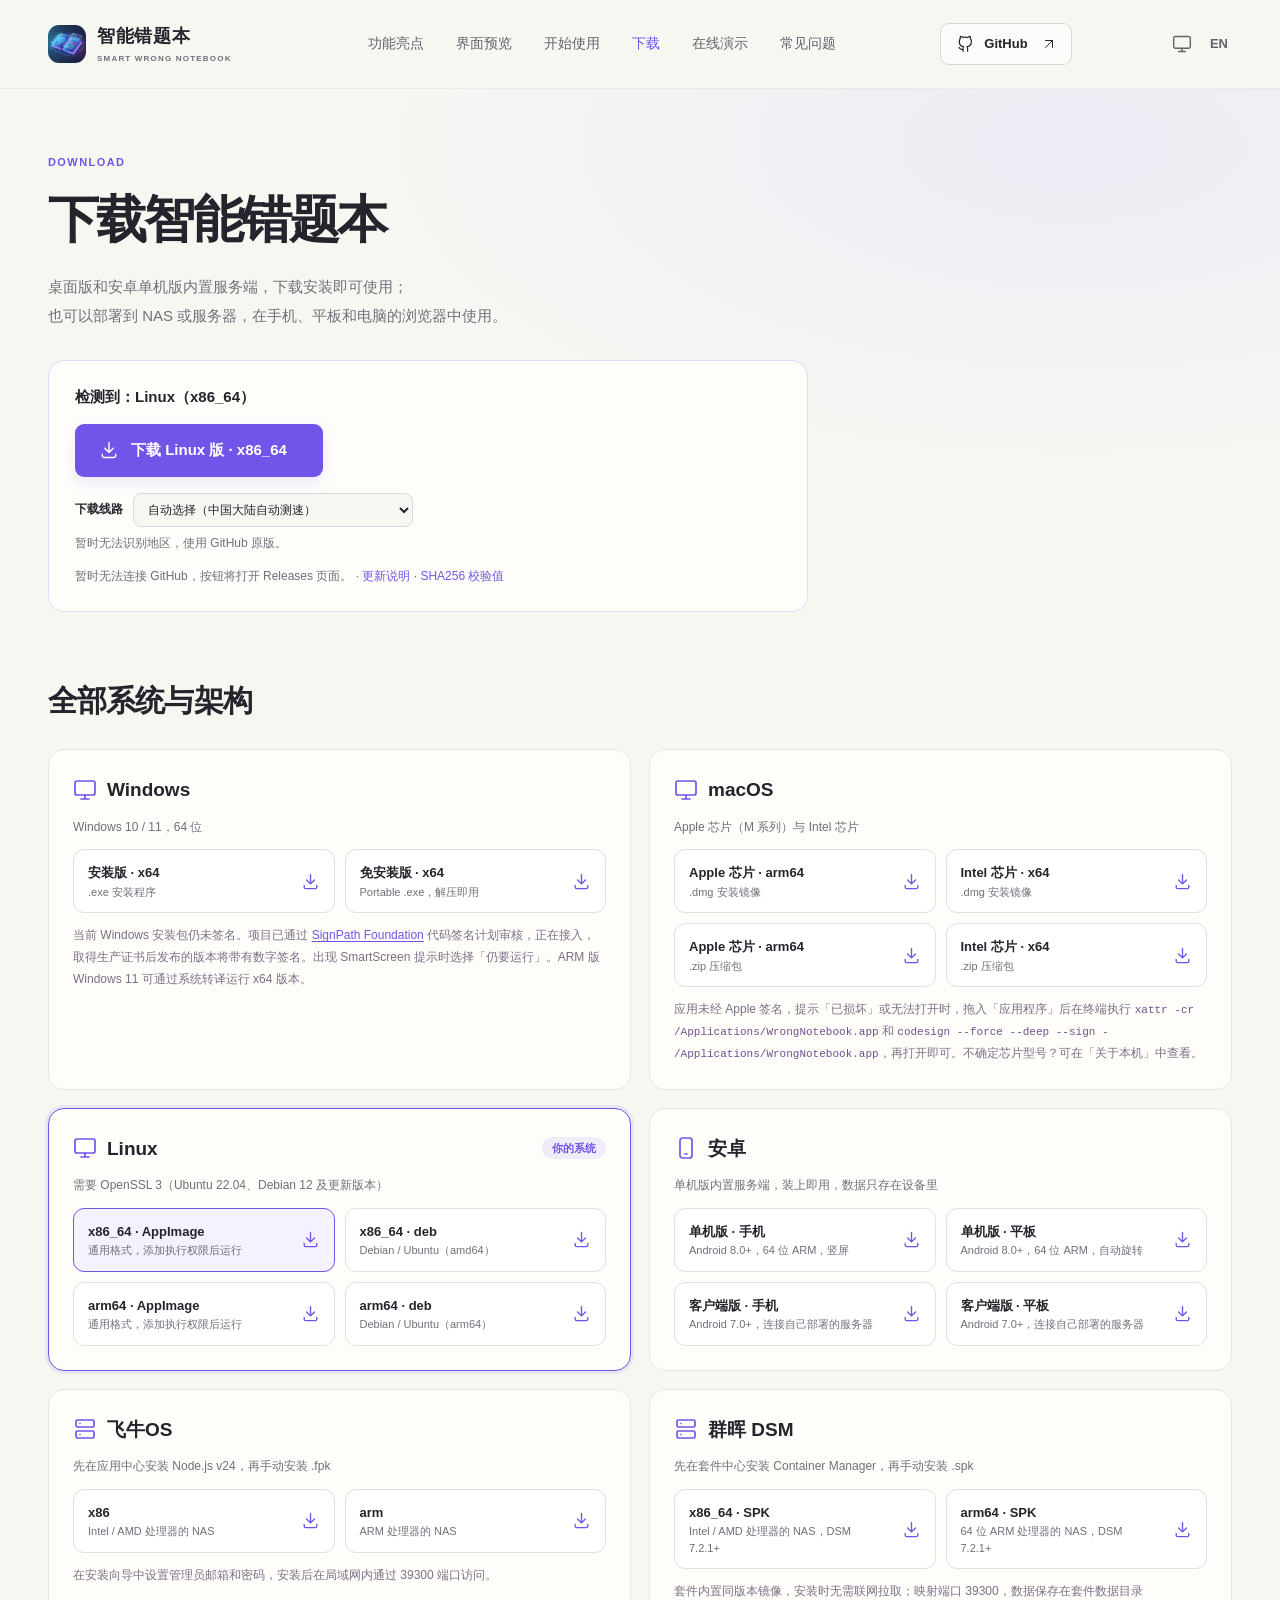
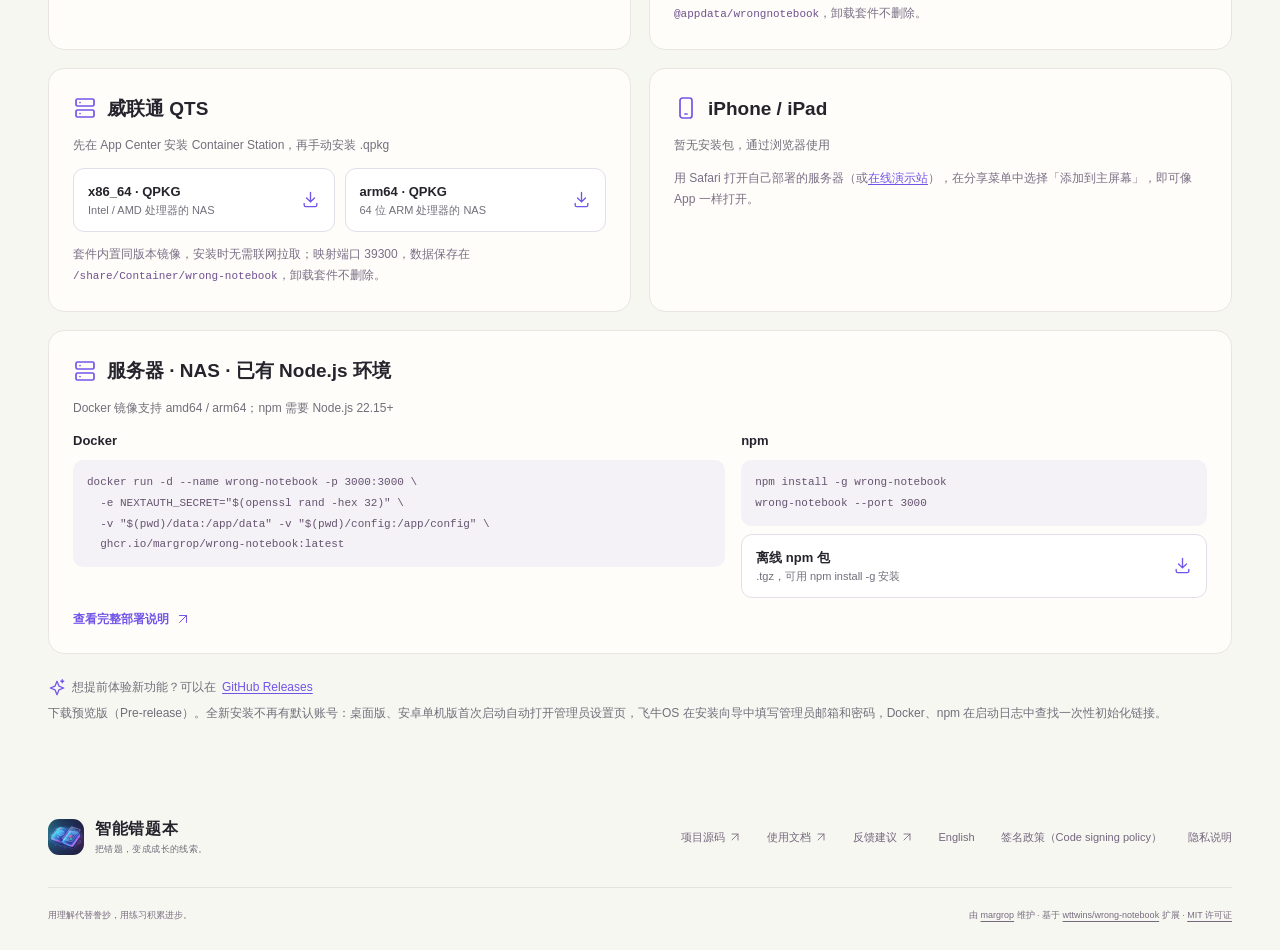
<file: download/index.html>
<!doctype html>
<html lang="zh-CN">
  <head>
    <meta charset="utf-8">
    <meta name="viewport" content="width=device-width, initial-scale=1">
    <meta name="color-scheme" content="light dark">
    <meta name="darkreader-lock">
    <meta name="theme-color" content="#f7f7f2">
    <meta name="description" content="下载智能错题本：Windows、macOS（Apple 芯片 / Intel）、Linux（x86_64 / arm64）桌面版，安卓手机与平板 APK，飞牛OS 安装包，以及 Docker 与 npm 部署方式。自动识别你的系统与架构。">
    <meta property="og:type" content="website">
    <meta property="og:locale" content="zh_CN">
    <meta property="og:title" content="下载智能错题本 · 全平台安装包">
    <meta property="og:description" content="Windows、macOS、Linux、安卓、飞牛OS 安装包与 Docker / npm 部署，自动识别你的系统与架构。">
    <meta property="og:image" content="../assets/images/social-preview.png">
    <meta property="og:image:alt" content="智能错题本：让每一道错题，成为进步的起点，配有真实错题管理界面">
    <meta name="twitter:card" content="summary_large_image">
    <title>下载智能错题本 · 全平台安装包</title>
    <!-- deployment-metadata -->
    <link rel="icon" type="image/png" href="../assets/icons/app-icon.png">
    <link rel="apple-touch-icon" href="../assets/icons/app-icon.png">
    <script>(function(){var p=null;try{p=localStorage.getItem("wn-site-theme")}catch(e){}if(p!=="light"&&p!=="dark")p="system";var r=document.documentElement,d=p==="dark"||(p==="system"&&window.matchMedia("(prefers-color-scheme: dark)").matches);r.setAttribute("data-theme-preference",p);r.setAttribute("data-theme",d?"dark":"light")})();</script>
    <link rel="stylesheet" href="../assets/styles.css?v=20261031-dark">
    <link rel="stylesheet" href="../assets/dark.css?v=20261031-dark">
    <script src="../assets/theme.js" defer></script>
    <script src="../assets/nav.js" defer></script>
    <script src="../assets/download.js" defer></script>
    <script charset="UTF-8" id="LA_COLLECT" src="//sdk.51.la/js-sdk-pro.min.js"></script>
    <script>LA.init({id:"28UHgDQYzLfy5FsM",ck:"28UHgDQYzLfy5FsM"})</script>
    <!-- Google tag (gtag.js) -->
    <script async src="https://www.googletagmanager.com/gtag/js?id=G-Z600EP14KD"></script>
    <script>
      window.dataLayer = window.dataLayer || [];
      function gtag(){dataLayer.push(arguments);}
      gtag('js', new Date());

      gtag('config', 'G-Z600EP14KD');
    </script>
  </head>
  <body>
    <a class="skip-link" href="#main">跳到正文</a>
    <svg class="icon-definitions" xmlns="http://www.w3.org/2000/svg" aria-hidden="true">
      <symbol id="i-arrow-up" viewBox="0 0 24 24"><path d="M6 18 18 6M6 6h12v12"/></symbol>
      <symbol id="i-github" viewBox="0 0 24 24"><path d="M9 19c-4.3 1.3-4.3-2.2-6-2.6m12 5v-3.8a3.3 3.3 0 0 0-.9-2.6c3-.3 6.1-1.5 6.1-6.8A5.3 5.3 0 0 0 18.8 4a4.9 4.9 0 0 0-.1-3s-1.1-.3-3.6 1.4a13.6 13.6 0 0 0-6.5 0C6.1.7 5 1 5 1a4.9 4.9 0 0 0-.1 3 5.3 5.3 0 0 0-1.4 4.2c0 5.3 3.1 6.5 6.1 6.8a3.3 3.3 0 0 0-.9 2.6v3.8" transform="translate(1 1) scale(.91)"/></symbol>
      <symbol id="i-download" viewBox="0 0 24 24"><path d="M12 3v12m-5-5 5 5 5-5M4 17v2a2 2 0 0 0 2 2h12a2 2 0 0 0 2-2v-2"/></symbol>
      <symbol id="i-monitor" viewBox="0 0 24 24"><rect x="2" y="3" width="20" height="14" rx="2"/><path d="M8 21h8m-4-4v4"/></symbol>
      <symbol id="i-phone" viewBox="0 0 24 24"><rect x="6" y="2" width="12" height="20" rx="2.5"/><path d="M11 18h2"/></symbol>
      <symbol id="i-server" viewBox="0 0 24 24"><rect x="3" y="3" width="18" height="7" rx="1.5"/><rect x="3" y="14" width="18" height="7" rx="1.5"/><path d="M7 6.5h.01M7 17.5h.01"/></symbol>
      <symbol id="i-sparkle" viewBox="0 0 24 24"><path d="m12 3 2.6 6.4L21 12l-6.4 2.6L12 21l-2.6-6.4L3 12l6.4-2.6L12 3Zm7-2v4m-2-2h4"/></symbol>
      <symbol id="i-sun" viewBox="0 0 24 24"><circle cx="12" cy="12" r="4"/><path d="M12 2v2m0 16v2M4.9 4.9l1.4 1.4m11.4 11.4 1.4 1.4M2 12h2m16 0h2M4.9 19.1l1.4-1.4M17.7 6.3l1.4-1.4"/></symbol>
      <symbol id="i-moon" viewBox="0 0 24 24"><path d="M20 14.5A8 8 0 0 1 9.5 4 8 8 0 1 0 20 14.5Z"/></symbol>
      <symbol id="i-menu" viewBox="0 0 24 24"><path d="M4 7h16M4 12h16M4 17h16"/></symbol>
    </svg>

    <header class="site-header">
      <div class="container header-inner">
        <a class="brand" href="../" aria-label="智能错题本首页">
          <img src="../assets/icons/app-icon.png" alt="" width="38" height="38">
          <span>智能错题本<small>SMART WRONG NOTEBOOK</small></span>
        </a>
        <nav class="desktop-nav" aria-label="主导航">
          <a href="../#features">功能亮点</a><a href="../#preview">界面预览</a><a href="../#deploy">开始使用</a><a href="./" aria-current="page" class="active">下载</a><a href="https://wrong-notebook-demo.margrop.net" target="_blank" rel="noopener noreferrer">在线演示</a><a href="../#faq">常见问题</a>
        </nav>
        <a class="github-link" href="https://github.com/margrop/wrong-notebook" target="_blank" rel="noopener noreferrer"><svg class="icon"><use href="#i-github"/></svg><span>GitHub</span><svg class="icon small"><use href="#i-arrow-up"/></svg></a>
        <div class="header-actions"><button class="theme-toggle icon-button" type="button" data-theme-toggle aria-label="主题：自动（跟随系统）" title="主题：自动（跟随系统）"><svg class="icon theme-icon-system"><use href="#i-monitor"/></svg><svg class="icon theme-icon-light"><use href="#i-sun"/></svg><svg class="icon theme-icon-dark"><use href="#i-moon"/></svg></button><a class="lang-switch" href="../en/download/" hreflang="en" lang="en" aria-label="Switch to English">EN</a></div>
        <button class="menu-toggle icon-button" type="button" aria-label="打开导航" aria-expanded="false" aria-controls="mobile-nav"><svg class="icon"><use href="#i-menu"/></svg></button>
      </div>
      <nav class="mobile-nav" id="mobile-nav" aria-label="手机导航" hidden>
        <a href="../#features">功能亮点</a><a href="../#preview">界面预览</a><a href="../#deploy">开始使用</a><a href="./" aria-current="page" class="active">下载</a><a href="https://wrong-notebook-demo.margrop.net" target="_blank" rel="noopener noreferrer">在线演示</a><a href="../#faq">常见问题</a>
      </nav>
    </header>

    <main id="main">
      <section class="download-hero" aria-labelledby="download-title">
        <div class="container">
          <p class="eyebrow">DOWNLOAD</p>
          <h1 id="download-title">下载智能错题本</h1>
          <p class="download-lead">桌面版和安卓单机版内置服务端，下载安装即可使用；<br class="desktop-break">也可以部署到 NAS 或服务器，在手机、平板和电脑的浏览器中使用。</p>
          <div class="download-detect">
            <p class="detected-system" data-detected-system>正在识别你的系统与架构…</p>
            <a class="button button-primary download-cta" data-recommended href="https://github.com/margrop/wrong-notebook/releases/latest" hidden><svg class="icon"><use href="#i-download"/></svg><span data-download-label>下载安装包</span><span class="dl-size" data-size></span></a>
            <p class="detected-note" data-detected-note hidden></p>
            <div class="download-source-picker" data-download-source-picker>
              <label for="download-source">下载线路</label>
              <select id="download-source" data-download-source aria-describedby="download-source-status">
                <option value="auto">自动选择（中国大陆自动测速）</option>
                <option value="github">GitHub 原版</option>
                <option value="ghfast">ghfast.top</option>
                <option value="ghproxy">gh-proxy.net</option>
                <option value="llkk">gs.llkk.cc</option>
              </select>
              <p class="download-source-status" id="download-source-status" data-download-source-status aria-live="polite">正在识别地区并测速下载线路…</p>
            </div>
            <p class="release-meta"><span data-release-version>最新正式版</span> · <a data-release-link href="https://github.com/margrop/wrong-notebook/releases/latest" target="_blank" rel="noopener noreferrer">更新说明</a> · <a data-asset="checksums" href="https://github.com/margrop/wrong-notebook/releases/latest" target="_blank" rel="noopener noreferrer">SHA256 校验值</a></p>
          </div>
        </div>
      </section>

      <section class="section download-section" aria-labelledby="platforms-title">
        <div class="container">
          <h2 class="download-section-title" id="platforms-title">全部系统与架构</h2>
          <div class="download-grid">
            <article class="download-card" data-platform="windows" aria-labelledby="dl-windows">
              <div class="download-card-head"><svg class="icon"><use href="#i-monitor"/></svg><h3 id="dl-windows">Windows</h3><span class="detected-badge">你的系统</span></div>
              <p class="download-requirement">Windows 10 / 11，64 位</p>
              <div class="dl-list">
                <a class="dl-button" data-asset="win-setup" data-variant="windows" href="https://github.com/margrop/wrong-notebook/releases/latest"><span><strong>安装版 · x64</strong><small>.exe 安装程序</small></span><span class="dl-size" data-size></span><svg class="icon"><use href="#i-download"/></svg></a>
                <a class="dl-button" data-asset="win-portable" href="https://github.com/margrop/wrong-notebook/releases/latest"><span><strong>免安装版 · x64</strong><small>Portable .exe，解压即用</small></span><span class="dl-size" data-size></span><svg class="icon"><use href="#i-download"/></svg></a>
              </div>
              <p class="download-note">当前 Windows 安装包仍未签名。项目已通过 <a href="https://signpath.org" target="_blank" rel="noopener noreferrer">SignPath Foundation</a> 代码签名计划审核，正在接入，取得生产证书后发布的版本将带有数字签名。出现 SmartScreen 提示时选择「仍要运行」。ARM 版 Windows 11 可通过系统转译运行 x64 版本。</p>
            </article>

            <article class="download-card" data-platform="mac" aria-labelledby="dl-mac">
              <div class="download-card-head"><svg class="icon"><use href="#i-monitor"/></svg><h3 id="dl-mac">macOS</h3><span class="detected-badge">你的系统</span></div>
              <p class="download-requirement">Apple 芯片（M 系列）与 Intel 芯片</p>
              <div class="dl-list">
                <a class="dl-button" data-asset="mac-arm64-dmg" data-variant="mac-arm64" href="https://github.com/margrop/wrong-notebook/releases/latest"><span><strong>Apple 芯片 · arm64</strong><small>.dmg 安装镜像</small></span><span class="dl-size" data-size></span><svg class="icon"><use href="#i-download"/></svg></a>
                <a class="dl-button" data-asset="mac-x64-dmg" data-variant="mac-x64" href="https://github.com/margrop/wrong-notebook/releases/latest"><span><strong>Intel 芯片 · x64</strong><small>.dmg 安装镜像</small></span><span class="dl-size" data-size></span><svg class="icon"><use href="#i-download"/></svg></a>
                <a class="dl-button" data-asset="mac-arm64-zip" href="https://github.com/margrop/wrong-notebook/releases/latest"><span><strong>Apple 芯片 · arm64</strong><small>.zip 压缩包</small></span><span class="dl-size" data-size></span><svg class="icon"><use href="#i-download"/></svg></a>
                <a class="dl-button" data-asset="mac-x64-zip" href="https://github.com/margrop/wrong-notebook/releases/latest"><span><strong>Intel 芯片 · x64</strong><small>.zip 压缩包</small></span><span class="dl-size" data-size></span><svg class="icon"><use href="#i-download"/></svg></a>
              </div>
              <p class="download-note">应用未经 Apple 签名，提示「已损坏」或无法打开时，拖入「应用程序」后在终端执行 <code>xattr -cr /Applications/WrongNotebook.app</code> 和 <code>codesign --force --deep --sign - /Applications/WrongNotebook.app</code>，再打开即可。不确定芯片型号？可在「关于本机」中查看。</p>
            </article>

            <article class="download-card" data-platform="linux" aria-labelledby="dl-linux">
              <div class="download-card-head"><svg class="icon"><use href="#i-monitor"/></svg><h3 id="dl-linux">Linux</h3><span class="detected-badge">你的系统</span></div>
              <p class="download-requirement">需要 OpenSSL 3（Ubuntu 22.04、Debian 12 及更新版本）</p>
              <div class="dl-list">
                <a class="dl-button" data-asset="linux-x64-appimage" data-variant="linux-x64" href="https://github.com/margrop/wrong-notebook/releases/latest"><span><strong>x86_64 · AppImage</strong><small>通用格式，添加执行权限后运行</small></span><span class="dl-size" data-size></span><svg class="icon"><use href="#i-download"/></svg></a>
                <a class="dl-button" data-asset="linux-x64-deb" href="https://github.com/margrop/wrong-notebook/releases/latest"><span><strong>x86_64 · deb</strong><small>Debian / Ubuntu（amd64）</small></span><span class="dl-size" data-size></span><svg class="icon"><use href="#i-download"/></svg></a>
                <a class="dl-button" data-asset="linux-arm64-appimage" data-variant="linux-arm64" href="https://github.com/margrop/wrong-notebook/releases/latest"><span><strong>arm64 · AppImage</strong><small>通用格式，添加执行权限后运行</small></span><span class="dl-size" data-size></span><svg class="icon"><use href="#i-download"/></svg></a>
                <a class="dl-button" data-asset="linux-arm64-deb" href="https://github.com/margrop/wrong-notebook/releases/latest"><span><strong>arm64 · deb</strong><small>Debian / Ubuntu（arm64）</small></span><span class="dl-size" data-size></span><svg class="icon"><use href="#i-download"/></svg></a>
              </div>
            </article>

            <article class="download-card" data-platform="android" aria-labelledby="dl-android">
              <div class="download-card-head"><svg class="icon"><use href="#i-phone"/></svg><h3 id="dl-android">安卓</h3><span class="detected-badge">你的系统</span></div>
              <p class="download-requirement">单机版内置服务端，装上即用，数据只存在设备里</p>
              <div class="dl-list">
                <a class="dl-button" data-asset="android-phone" data-variant="android-phone" href="https://github.com/margrop/wrong-notebook/releases/latest"><span><strong>单机版 · 手机</strong><small>Android 8.0+，64 位 ARM，竖屏</small></span><span class="dl-size" data-size></span><svg class="icon"><use href="#i-download"/></svg></a>
                <a class="dl-button" data-asset="android-tablet" data-variant="android-tablet" href="https://github.com/margrop/wrong-notebook/releases/latest"><span><strong>单机版 · 平板</strong><small>Android 8.0+，64 位 ARM，自动旋转</small></span><span class="dl-size" data-size></span><svg class="icon"><use href="#i-download"/></svg></a>
                <a class="dl-button" data-asset="android-client-phone" href="https://github.com/margrop/wrong-notebook/releases/latest"><span><strong>客户端版 · 手机</strong><small>Android 7.0+，连接自己部署的服务器</small></span><span class="dl-size" data-size></span><svg class="icon"><use href="#i-download"/></svg></a>
                <a class="dl-button" data-asset="android-client-tablet" href="https://github.com/margrop/wrong-notebook/releases/latest"><span><strong>客户端版 · 平板</strong><small>Android 7.0+，连接自己部署的服务器</small></span><span class="dl-size" data-size></span><svg class="icon"><use href="#i-download"/></svg></a>
              </div>
            </article>

            <article class="download-card" data-platform="fnos" aria-labelledby="dl-fnos">
              <div class="download-card-head"><svg class="icon"><use href="#i-server"/></svg><h3 id="dl-fnos">飞牛OS</h3></div>
              <p class="download-requirement">先在应用中心安装 Node.js v24，再手动安装 .fpk</p>
              <div class="dl-list">
                <a class="dl-button" data-asset="fnos-x86" href="https://github.com/margrop/wrong-notebook/releases/latest"><span><strong>x86</strong><small>Intel / AMD 处理器的 NAS</small></span><span class="dl-size" data-size></span><svg class="icon"><use href="#i-download"/></svg></a>
                <a class="dl-button" data-asset="fnos-arm" href="https://github.com/margrop/wrong-notebook/releases/latest"><span><strong>arm</strong><small>ARM 处理器的 NAS</small></span><span class="dl-size" data-size></span><svg class="icon"><use href="#i-download"/></svg></a>
              </div>
              <p class="download-note">在安装向导中设置管理员邮箱和密码，安装后在局域网内通过 39300 端口访问。</p>
            </article>
            <article class="download-card" data-platform="synology" aria-labelledby="dl-synology">
              <div class="download-card-head"><svg class="icon"><use href="#i-server"/></svg><h3 id="dl-synology">群晖 DSM</h3></div>
              <p class="download-requirement">先在套件中心安装 Container Manager，再手动安装 .spk</p>
              <div class="dl-list">
                <a class="dl-button" data-asset="synology-x86_64" href="https://github.com/margrop/wrong-notebook/releases/latest"><span><strong>x86_64 · SPK</strong><small>Intel / AMD 处理器的 NAS，DSM 7.2.1+</small></span><span class="dl-size" data-size></span><svg class="icon"><use href="#i-download"/></svg></a>
                <a class="dl-button" data-asset="synology-arm64" href="https://github.com/margrop/wrong-notebook/releases/latest"><span><strong>arm64 · SPK</strong><small>64 位 ARM 处理器的 NAS，DSM 7.2.1+</small></span><span class="dl-size" data-size></span><svg class="icon"><use href="#i-download"/></svg></a>
              </div>
              <p class="download-note">套件内置同版本镜像，安装时无需联网拉取；映射端口 39300，数据保存在套件数据目录 <code>@appdata/wrongnotebook</code>，卸载套件不删除。</p>
            </article>

            <article class="download-card" data-platform="qnap" aria-labelledby="dl-qnap">
              <div class="download-card-head"><svg class="icon"><use href="#i-server"/></svg><h3 id="dl-qnap">威联通 QTS</h3></div>
              <p class="download-requirement">先在 App Center 安装 Container Station，再手动安装 .qpkg</p>
              <div class="dl-list">
                <a class="dl-button" data-asset="qnap-x86_64" href="https://github.com/margrop/wrong-notebook/releases/latest"><span><strong>x86_64 · QPKG</strong><small>Intel / AMD 处理器的 NAS</small></span><span class="dl-size" data-size></span><svg class="icon"><use href="#i-download"/></svg></a>
                <a class="dl-button" data-asset="qnap-arm64" href="https://github.com/margrop/wrong-notebook/releases/latest"><span><strong>arm64 · QPKG</strong><small>64 位 ARM 处理器的 NAS</small></span><span class="dl-size" data-size></span><svg class="icon"><use href="#i-download"/></svg></a>
              </div>
              <p class="download-note">套件内置同版本镜像，安装时无需联网拉取；映射端口 39300，数据保存在 <code>/share/Container/wrong-notebook</code>，卸载套件不删除。</p>
            </article>

            <article class="download-card" data-platform="ios" aria-labelledby="dl-ios">
              <div class="download-card-head"><svg class="icon"><use href="#i-phone"/></svg><h3 id="dl-ios">iPhone / iPad</h3><span class="detected-badge">你的系统</span></div>
              <p class="download-requirement">暂无安装包，通过浏览器使用</p>
              <p class="download-note">用 Safari 打开自己部署的服务器（或<a href="https://wrong-notebook-demo.margrop.net" target="_blank" rel="noopener noreferrer">在线演示站</a>），在分享菜单中选择「添加到主屏幕」，即可像 App 一样打开。</p>
            </article>

            <article class="download-card download-card-wide" data-platform="server" aria-labelledby="dl-server">
              <div class="download-card-head"><svg class="icon"><use href="#i-server"/></svg><h3 id="dl-server">服务器 · NAS · 已有 Node.js 环境</h3></div>
              <p class="download-requirement">Docker 镜像支持 amd64 / arm64；npm 需要 Node.js 22.15+</p>
              <div class="server-options">
                <div><strong>Docker</strong><pre><code>docker run -d --name wrong-notebook -p 3000:3000 \
  -e NEXTAUTH_SECRET="$(openssl rand -hex 32)" \
  -v "$(pwd)/data:/app/data" -v "$(pwd)/config:/app/config" \
  ghcr.io/margrop/wrong-notebook:latest</code></pre></div>
                <div><strong>npm</strong><pre><code>npm install -g wrong-notebook
wrong-notebook --port 3000</code></pre><a class="dl-button" data-asset="npm-tgz" href="https://github.com/margrop/wrong-notebook/releases/latest"><span><strong>离线 npm 包</strong><small>.tgz，可用 npm install -g 安装</small></span><span class="dl-size" data-size></span><svg class="icon"><use href="#i-download"/></svg></a></div>
              </div>
              <a class="text-link" href="../#deploy">查看完整部署说明 <svg class="icon small"><use href="#i-arrow-up"/></svg></a>
            </article>
          </div>
          <p class="prerelease-note"><svg class="icon small"><use href="#i-sparkle"/></svg> 想提前体验新功能？可以在 <a href="https://github.com/margrop/wrong-notebook/releases" target="_blank" rel="noopener noreferrer">GitHub Releases</a> 下载预览版（Pre-release）。全新安装不再有默认账号：桌面版、安卓单机版首次启动自动打开管理员设置页，飞牛OS 在安装向导中填写管理员邮箱和密码，Docker、npm 在启动日志中查找一次性初始化链接。</p>
        </div>
      </section>
    </main>

    <footer class="site-footer container"><div class="footer-top"><a class="brand" href="../"><img src="../assets/icons/app-icon.png" alt="" width="36" height="36"><span>智能错题本<small>把错题，变成成长的线索。</small></span></a><nav aria-label="页脚导航"><a href="https://github.com/margrop/wrong-notebook" target="_blank" rel="noopener noreferrer">项目源码 <svg class="icon small"><use href="#i-arrow-up"/></svg></a><a href="https://github.com/margrop/wrong-notebook/wiki" target="_blank" rel="noopener noreferrer">使用文档 <svg class="icon small"><use href="#i-arrow-up"/></svg></a><a href="https://github.com/margrop/wrong-notebook/issues" target="_blank" rel="noopener noreferrer">反馈建议 <svg class="icon small"><use href="#i-arrow-up"/></svg></a><a href="../en/download/" hreflang="en" lang="en">English</a><a href="https://github.com/margrop/wrong-notebook/blob/main/doc/CODE_SIGNING.md" target="_blank" rel="noopener noreferrer">签名政策（Code signing policy）</a><a href="../privacy/">隐私说明</a></nav></div><div class="footer-bottom"><p>用理解代替誊抄，用练习积累进步。</p><p>由 <a href="https://github.com/margrop" target="_blank" rel="noopener noreferrer">margrop</a> 维护 · 基于 <a href="https://github.com/wttwins/wrong-notebook" target="_blank" rel="noopener noreferrer">wttwins/wrong-notebook</a> 扩展 · <a href="https://github.com/margrop/wrong-notebook/blob/main/LICENSE" target="_blank" rel="noopener noreferrer">MIT 许可证</a></p></div></footer>
  </body>
</html>
</file>
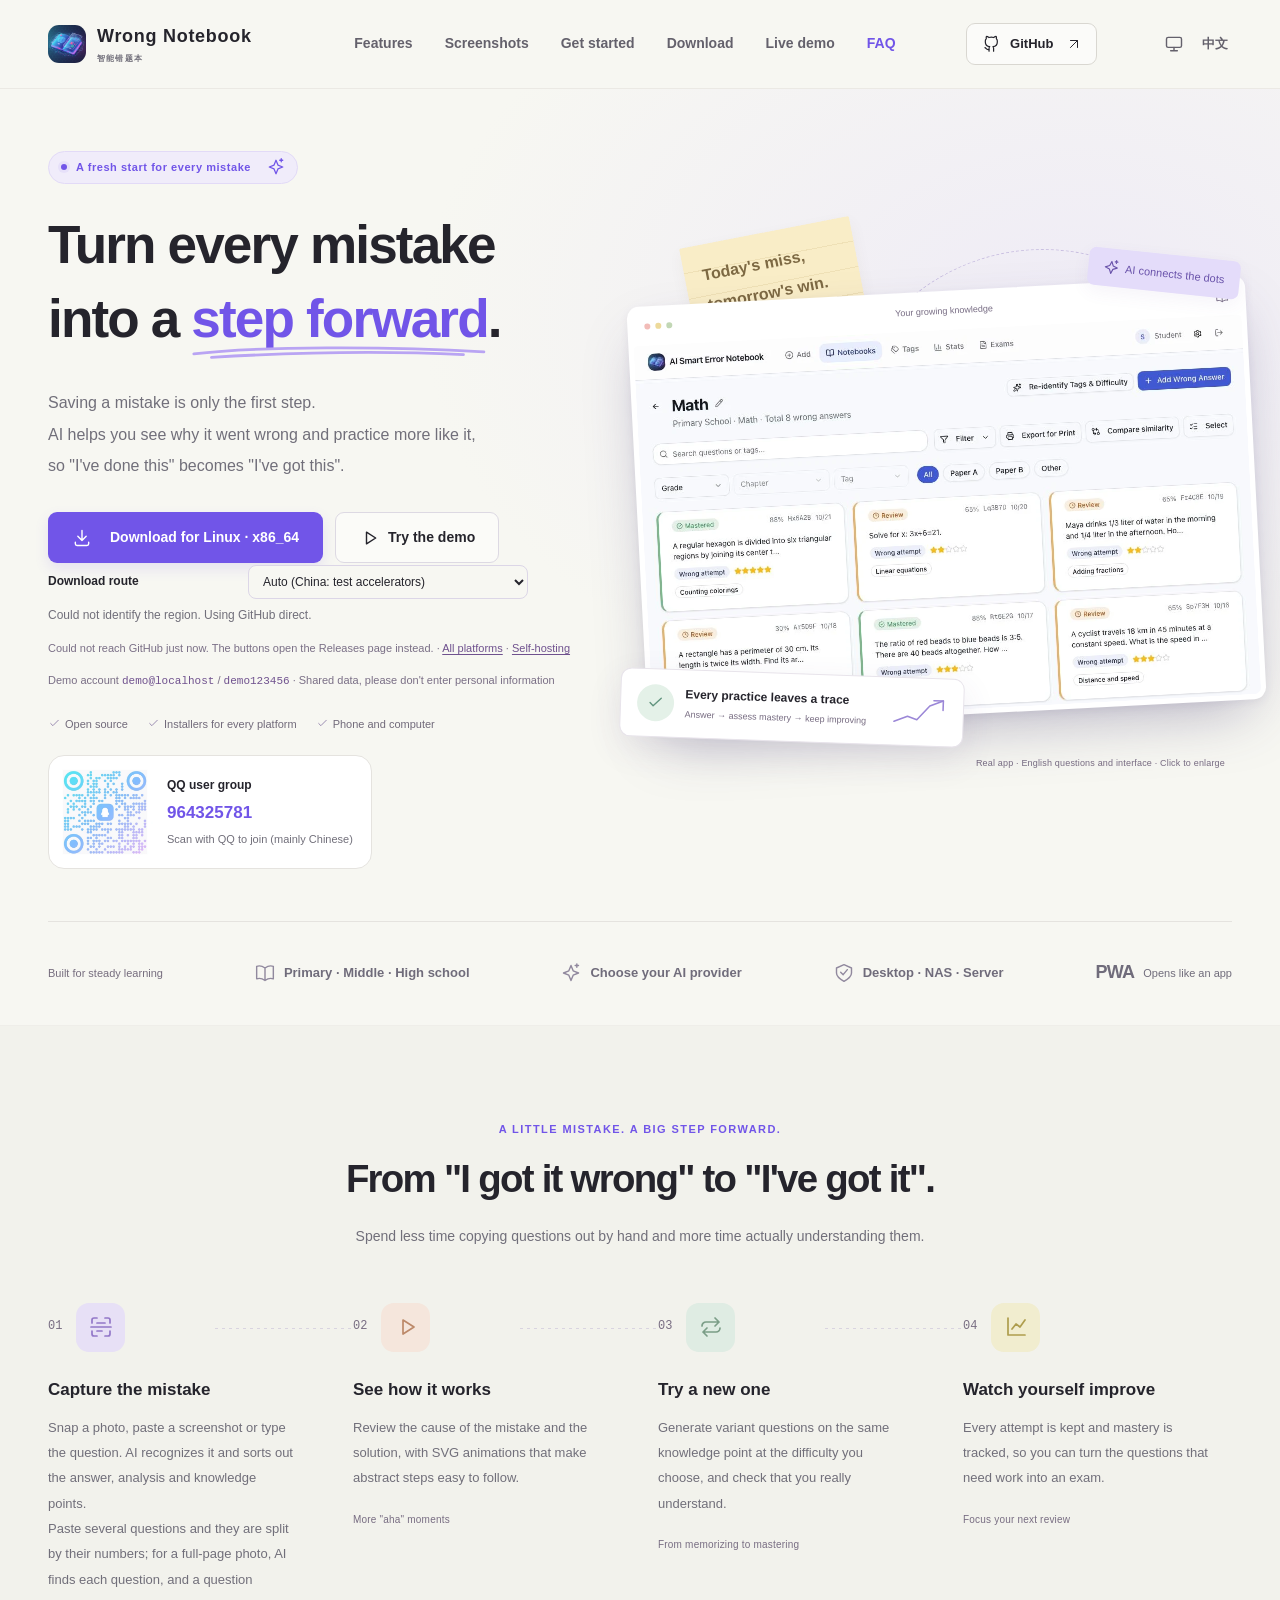
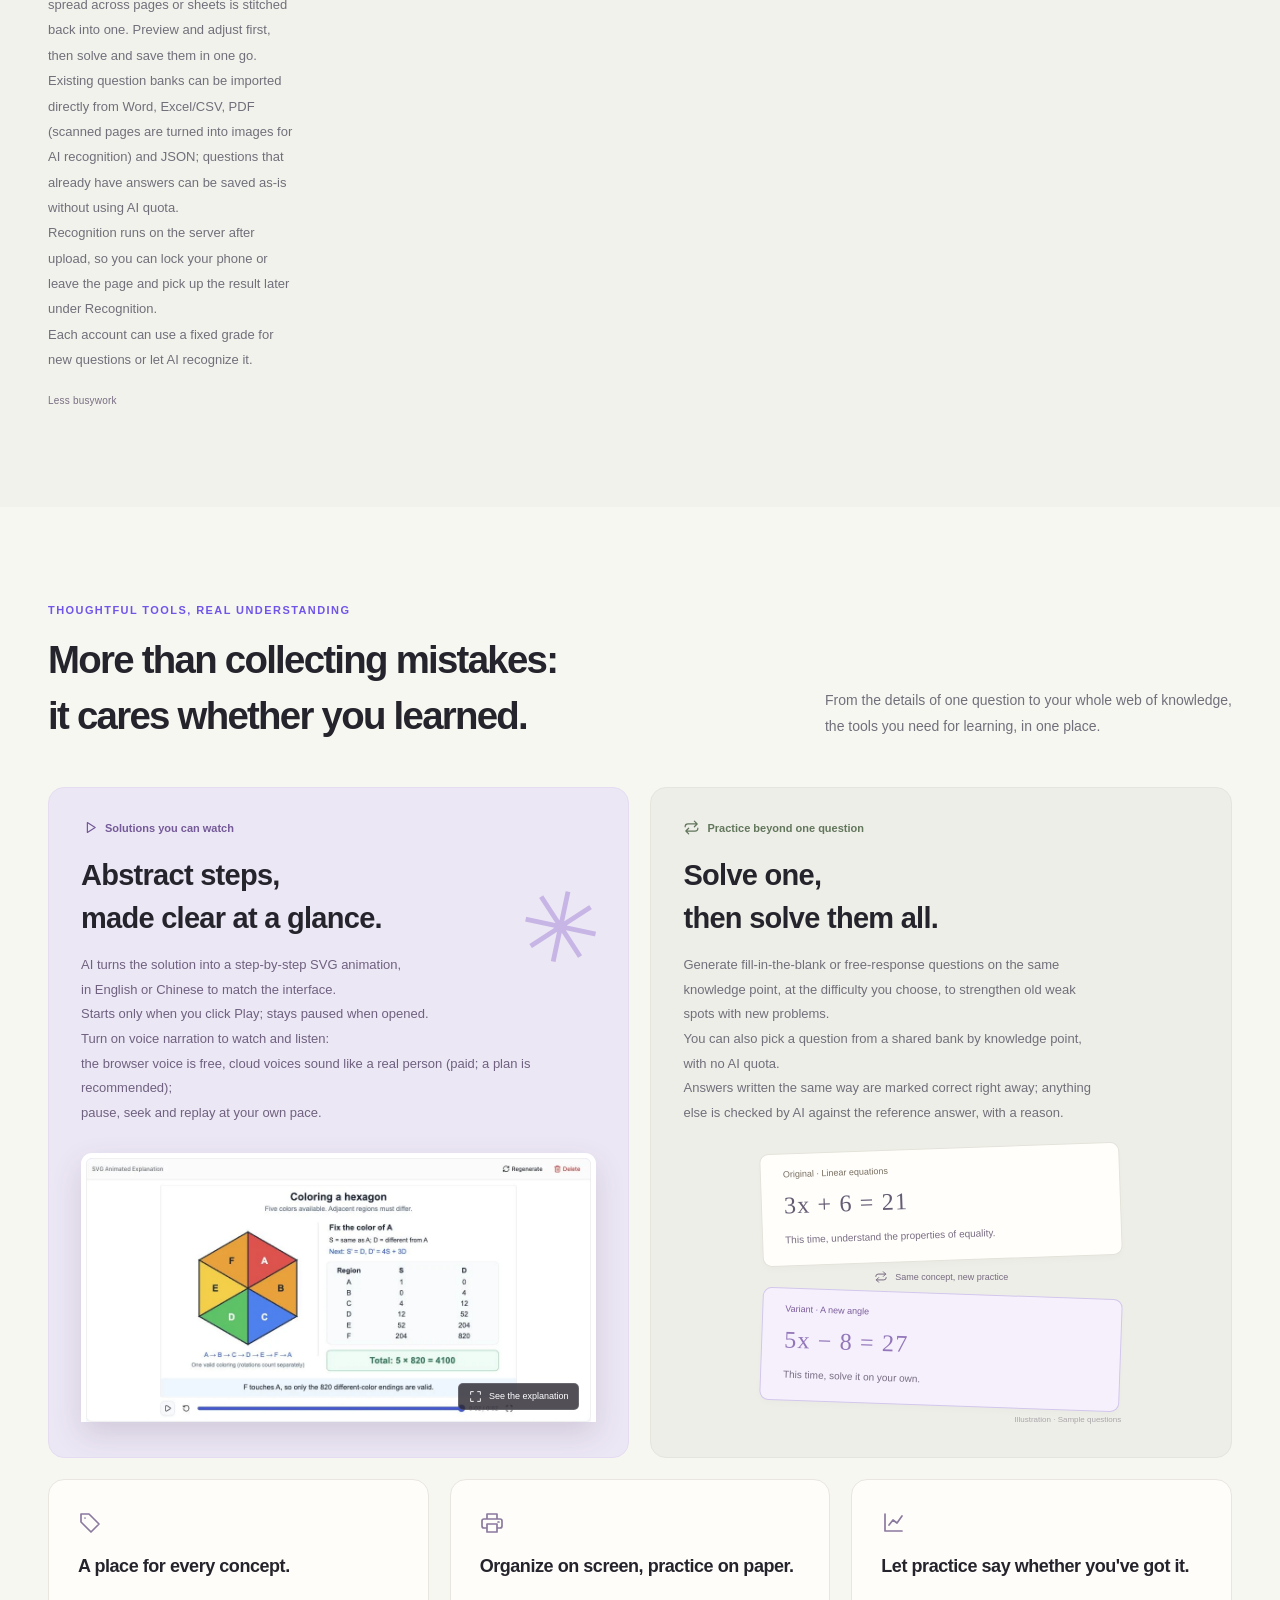
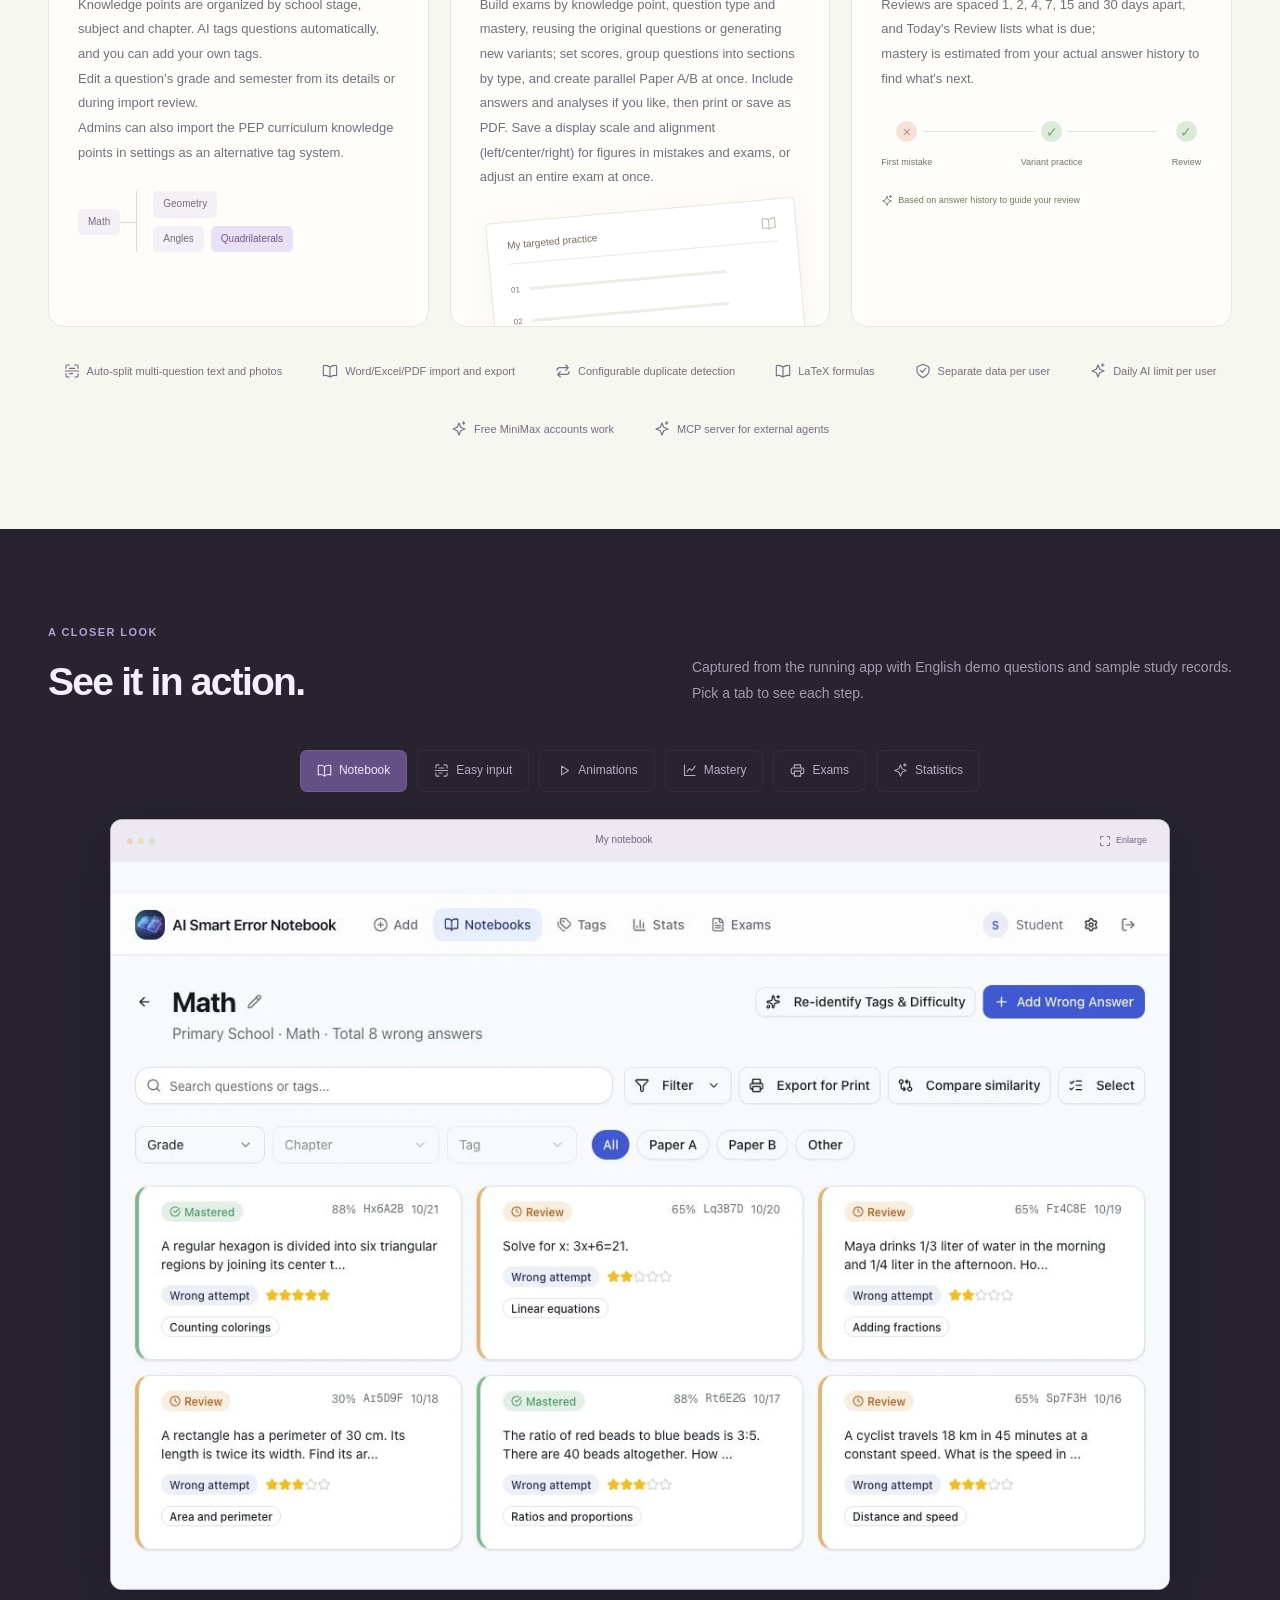
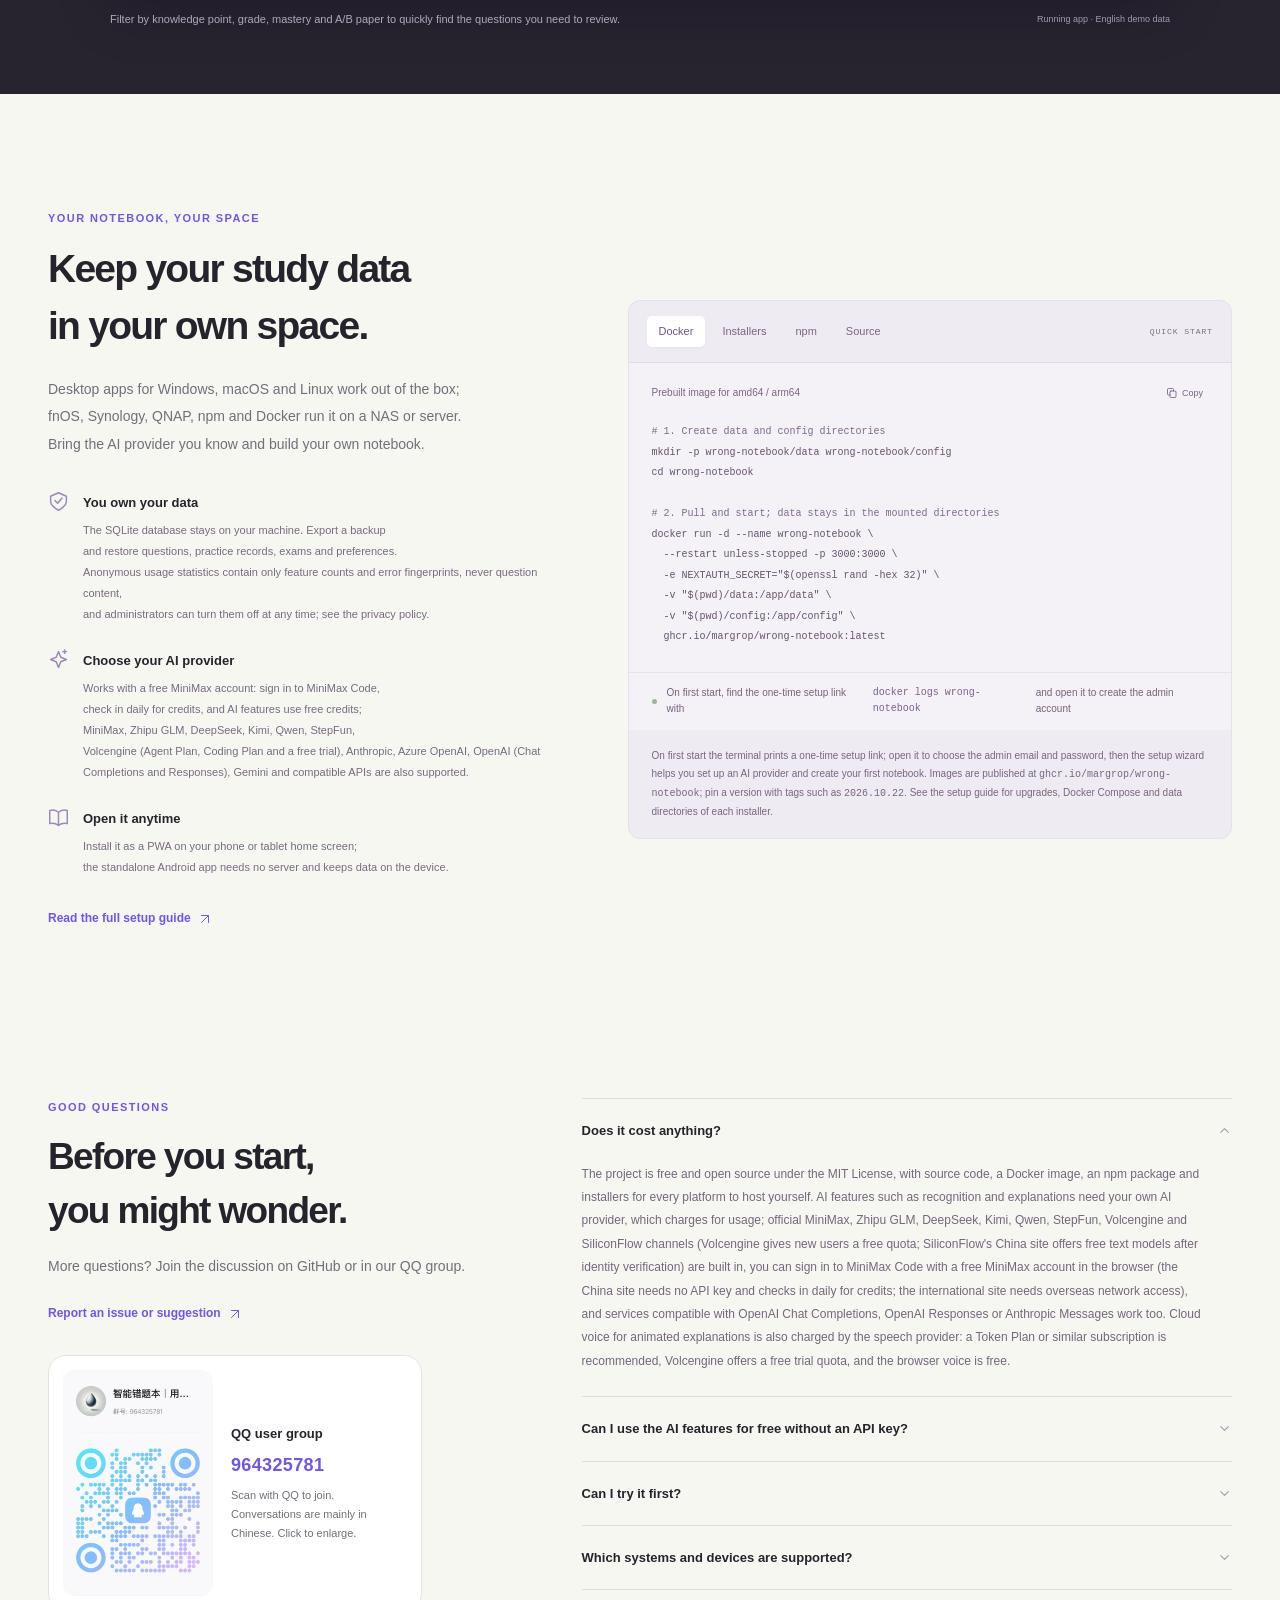
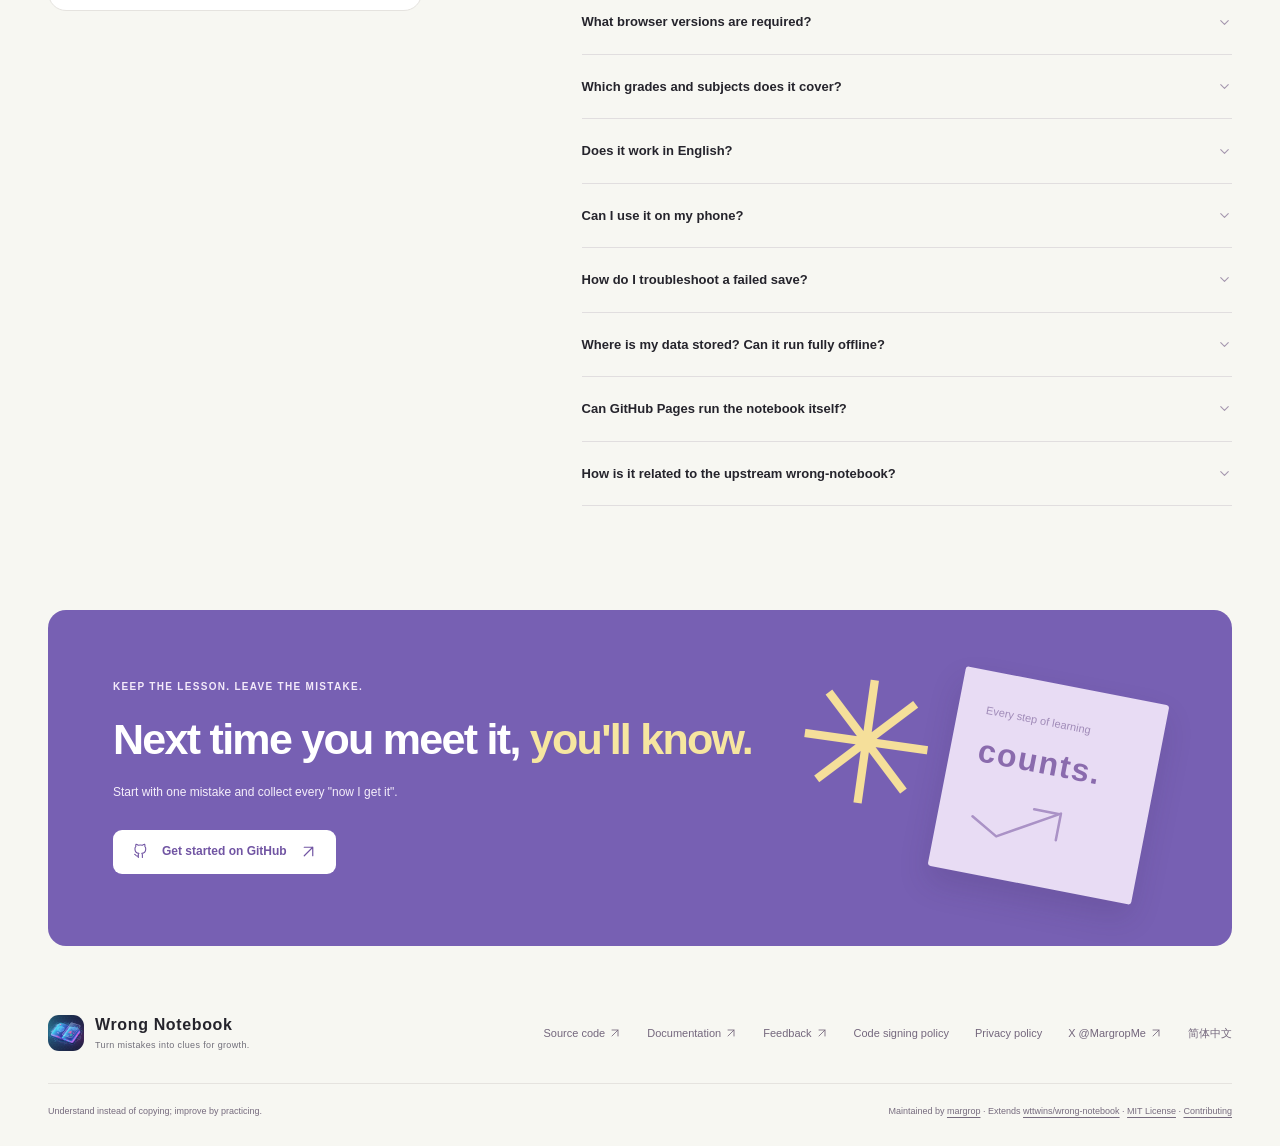
<file: en/index.html>
<!doctype html>
<html lang="en">
  <head>
    <meta charset="utf-8">
    <meta name="viewport" content="width=device-width, initial-scale=1">
    <meta name="color-scheme" content="light dark">
    <meta name="darkreader-lock">
    <meta name="theme-color" content="#f7f7f2">
    <meta name="description" content="Smart Wrong Notebook turns the questions you got wrong into your next step forward with AI: photo recognition, SVG animated explanations, similar-question practice with AI grading, daily review, printable exams and mastery tracking. Works with many AI providers, self-host with Docker, npm or installers for Windows, macOS, Linux, fnOS, Synology and QNAP, use the standalone Android phone and tablet app with no server needed, and try the live demo.">
    <meta property="og:type" content="website">
    <meta property="og:locale" content="en_US">
    <meta property="og:title" content="Smart Wrong Notebook · Turn every mistake into a step forward">
    <meta property="og:description" content="From snapping a photo to truly mastering it, every mistake gets complete learning feedback. Open source and self-hosted, with installers for every platform, a live demo and support for many AI providers.">
    <meta property="og:image" content="../assets/images/en/social-preview.png">
    <meta property="og:image:alt" content="Smart Wrong Notebook with the real notebook interface">
    <meta name="twitter:card" content="summary_large_image">
    <meta name="twitter:site" content="@MargropMe">
    <meta name="twitter:creator" content="@MargropMe">
    <title>Smart Wrong Notebook · Turn every mistake into a step forward</title>
    <!-- deployment-metadata -->
    <link rel="icon" type="image/png" href="../assets/icons/app-icon.png">
    <link rel="apple-touch-icon" href="../assets/icons/app-icon.png">
    <link rel="preload" as="image" href="../assets/images/en/notebook.webp" fetchpriority="high">
    <script>(function(){var p=null;try{p=localStorage.getItem("wn-site-theme")}catch(e){}if(p!=="light"&&p!=="dark")p="system";var r=document.documentElement,d=p==="dark"||(p==="system"&&window.matchMedia("(prefers-color-scheme: dark)").matches);r.setAttribute("data-theme-preference",p);r.setAttribute("data-theme",d?"dark":"light")})();</script>
    <link rel="stylesheet" href="../assets/styles.css?v=20261031-dark">
    <link rel="stylesheet" href="../assets/dark.css?v=20261031-dark">
    <script src="../assets/theme.js" defer></script>
    <script src="../assets/site.js" defer></script>
    <script src="../assets/nav.js" defer></script>
    <script src="../assets/download.js" defer></script>
    <script charset="UTF-8" id="LA_COLLECT" src="//sdk.51.la/js-sdk-pro.min.js"></script>
    <script>LA.init({id:"28UHgDQYzLfy5FsM",ck:"28UHgDQYzLfy5FsM"})</script>
    <!-- Google tag (gtag.js) -->
    <script async src="https://www.googletagmanager.com/gtag/js?id=G-Z600EP14KD"></script>
    <script>
      window.dataLayer = window.dataLayer || [];
      function gtag(){dataLayer.push(arguments);}
      gtag('js', new Date());

      gtag('config', 'G-Z600EP14KD');
    </script>
  </head>
  <body>
    <a class="skip-link" href="#main">Skip to content</a>
    <svg class="icon-definitions" xmlns="http://www.w3.org/2000/svg" aria-hidden="true">
      <symbol id="i-arrow" viewBox="0 0 24 24"><path d="M4 12h15m-6-6 6 6-6 6"/></symbol>
      <symbol id="i-arrow-up" viewBox="0 0 24 24"><path d="M6 18 18 6M6 6h12v12"/></symbol>
      <symbol id="i-github" viewBox="0 0 24 24"><path d="M9 19c-4.3 1.3-4.3-2.2-6-2.6m12 5v-3.8a3.3 3.3 0 0 0-.9-2.6c3-.3 6.1-1.5 6.1-6.8A5.3 5.3 0 0 0 18.8 4a4.9 4.9 0 0 0-.1-3s-1.1-.3-3.6 1.4a13.6 13.6 0 0 0-6.5 0C6.1.7 5 1 5 1a4.9 4.9 0 0 0-.1 3 5.3 5.3 0 0 0-1.4 4.2c0 5.3 3.1 6.5 6.1 6.8a3.3 3.3 0 0 0-.9 2.6v3.8" transform="translate(1 1) scale(.91)"/></symbol>
      <symbol id="i-sparkle" viewBox="0 0 24 24"><path d="m12 3 2.6 6.4L21 12l-6.4 2.6L12 21l-2.6-6.4L3 12l6.4-2.6L12 3Zm7-2v4m-2-2h4"/></symbol>
      <symbol id="i-scan" viewBox="0 0 24 24"><path d="M8 3H5a2 2 0 0 0-2 2v3m13-5h3a2 2 0 0 1 2 2v3M3 16v3a2 2 0 0 0 2 2h3m8 0h3a2 2 0 0 0 2-2v-3M2 12h20M8 8h8m-8 8h5"/></symbol>
      <symbol id="i-play" viewBox="0 0 24 24"><path d="m9 5 11 7-11 7V5Z"/></symbol>
      <symbol id="i-repeat" viewBox="0 0 24 24"><path d="M20 7H7a4 4 0 0 0-4 4m13-8 4 4-4 4M4 17h13a4 4 0 0 0 4-4M8 13l-4 4 4 4"/></symbol>
      <symbol id="i-chart" viewBox="0 0 24 24"><path d="M4 3v17h17M8 14l4-5 4 3 5-7"/></symbol>
      <symbol id="i-check" viewBox="0 0 24 24"><path d="m5 12 4 4L19 6"/></symbol>
      <symbol id="i-book" viewBox="0 0 24 24"><path d="M12 6C8 3 5 3 2 4v15c3-1 6-1 10 2 4-3 7-3 10-2V4c-3-1-6-1-10 2Zm0 0v15"/></symbol>
      <symbol id="i-print" viewBox="0 0 24 24"><path d="M7 8V3h10v5M7 17H4a2 2 0 0 1-2-2v-5a2 2 0 0 1 2-2h16a2 2 0 0 1 2 2v5a2 2 0 0 1-2 2h-3M7 13h10v8H7v-8Zm11-2h1"/></symbol>
      <symbol id="i-tag" viewBox="0 0 24 24"><path d="M3 3h8l10 10-8 8L3 11V3Zm4 4h.01"/></symbol>
      <symbol id="i-shield" viewBox="0 0 24 24"><path d="m12 2 9 4v6c0 5-9 10-9 10S3 17 3 12V6l9-4Zm-4 9 3 3 5-6"/></symbol>
      <symbol id="i-download" viewBox="0 0 24 24"><path d="M12 3v12m-5-5 5 5 5-5M4 17v2a2 2 0 0 0 2 2h12a2 2 0 0 0 2-2v-2"/></symbol>
      <symbol id="i-copy" viewBox="0 0 24 24"><rect x="8" y="8" width="12" height="13" rx="2"/><path d="M15 8V5a2 2 0 0 0-2-2H5a2 2 0 0 0-2 2v9a2 2 0 0 0 2 2h3"/></symbol>
      <symbol id="i-expand" viewBox="0 0 24 24"><path d="M8 3H3v5m13-5h5v5M3 16v5h5m8 0h5v-5"/></symbol>
      <symbol id="i-close" viewBox="0 0 24 24"><path d="m6 6 12 12M6 18 18 6"/></symbol>
      <symbol id="i-monitor" viewBox="0 0 24 24"><rect x="3" y="4" width="18" height="12" rx="2"/><path d="M8 20h8m-4-4v4"/></symbol>
      <symbol id="i-sun" viewBox="0 0 24 24"><circle cx="12" cy="12" r="4"/><path d="M12 2v2m0 16v2M4.9 4.9l1.4 1.4m11.4 11.4 1.4 1.4M2 12h2m16 0h2M4.9 19.1l1.4-1.4M17.7 6.3l1.4-1.4"/></symbol>
      <symbol id="i-moon" viewBox="0 0 24 24"><path d="M20 14.5A8 8 0 0 1 9.5 4 8 8 0 1 0 20 14.5Z"/></symbol>
      <symbol id="i-menu" viewBox="0 0 24 24"><path d="M4 7h16M4 12h16M4 17h16"/></symbol>
      <symbol id="i-chevron" viewBox="0 0 24 24"><path d="m6 9 6 6 6-6"/></symbol>
    </svg>

    <header class="site-header">
      <div class="container header-inner">
        <a class="brand" href="#" aria-label="Smart Wrong Notebook home">
          <img src="../assets/icons/app-icon.png" alt="" width="38" height="38">
          <span>Wrong Notebook<small>智能错题本</small></span>
        </a>
        <nav class="desktop-nav" aria-label="Main navigation">
          <a href="#features">Features</a><a href="#preview">Screenshots</a><a href="#deploy">Get started</a><a href="./download/">Download</a><a href="https://wrong-notebook-demo.margrop.net" target="_blank" rel="noopener noreferrer">Live demo</a><a href="#faq">FAQ</a>
        </nav>
        <a class="github-link" href="https://github.com/margrop/wrong-notebook" target="_blank" rel="noopener noreferrer"><svg class="icon"><use href="#i-github"/></svg><span>GitHub</span><svg class="icon small"><use href="#i-arrow-up"/></svg></a>
        <div class="header-actions"><button class="theme-toggle icon-button" type="button" data-theme-toggle aria-label="Theme: Auto (follow system)" title="Theme: Auto (follow system)"><svg class="icon theme-icon-system"><use href="#i-monitor"/></svg><svg class="icon theme-icon-light"><use href="#i-sun"/></svg><svg class="icon theme-icon-dark"><use href="#i-moon"/></svg></button><a class="lang-switch" href="../" hreflang="zh-CN" lang="zh-CN" aria-label="切换到简体中文">中文</a></div>
        <button class="menu-toggle icon-button" type="button" aria-label="Open navigation" aria-expanded="false" aria-controls="mobile-nav"><svg class="icon"><use href="#i-menu"/></svg></button>
      </div>
      <nav class="mobile-nav" id="mobile-nav" aria-label="Mobile navigation" hidden>
        <a href="#features">Features</a><a href="#preview">Screenshots</a><a href="#deploy">Get started</a><a href="./download/">Download</a><a href="https://wrong-notebook-demo.margrop.net" target="_blank" rel="noopener noreferrer">Live demo</a><a href="#faq">FAQ</a>
      </nav>
    </header>

    <main id="main">
      <section class="hero" aria-labelledby="hero-title">
        <div class="container hero-grid">
          <div class="hero-copy">
            <p class="eyebrow pill"><span class="status-dot"></span> A fresh start for every mistake <svg class="icon small"><use href="#i-sparkle"/></svg></p>
            <h1 id="hero-title">Turn every mistake <br>into a <span class="highlight">step forward<svg viewBox="0 0 420 20" aria-hidden="true"><path d="M4 12C92 1 281 1 415 9M29 17C174 8 288 8 386 13"/></svg></span>.</h1>
            <p class="hero-description">Saving a mistake is only the first step.<br class="desktop-break"> AI helps you see why it went wrong and practice more like it,<br class="desktop-break"> so "I've done this" becomes "I've got this".</p>
            <div class="hero-actions"><a class="button button-primary" data-download-primary href="./download/"><svg class="icon"><use href="#i-download"/></svg> <span data-download-label>Download</span></a><a class="button button-outline" href="https://wrong-notebook-demo.margrop.net" target="_blank" rel="noopener noreferrer"><svg class="icon"><use href="#i-play"/></svg> Try the demo</a></div>
            <div class="download-source-picker" data-download-source-picker>
              <label for="download-source">Download route</label>
              <select id="download-source" data-download-source aria-describedby="download-source-status">
                <option value="auto">Auto (China: test accelerators)</option>
                <option value="github">GitHub direct</option>
                <option value="ghfast">ghfast.top</option>
                <option value="ghproxy">gh-proxy.net</option>
                <option value="llkk">gs.llkk.cc</option>
              </select>
              <p class="download-source-status" id="download-source-status" data-download-source-status aria-live="polite">Detecting your region and testing download routes…</p>
            </div>
            <p class="hero-download-meta"><span data-release-version>Windows · macOS · Linux · Android · fnOS · Synology · QNAP</span> · <a href="./download/">All platforms</a> · <a href="#deploy">Self-hosting</a></p>
            <p class="hero-demo">Demo account <code>demo@localhost</code> / <code>demo123456</code> · Shared data, please don't enter personal information</p>
            <div class="hero-notes"><span><svg class="icon small"><use href="#i-check"/></svg>Open source</span><span><svg class="icon small"><use href="#i-check"/></svg>Installers for every platform</span><span><svg class="icon small"><use href="#i-check"/></svg>Phone and computer</span></div>
            <a class="hero-community" href="#community"><img src="../assets/images/qq-group-qr.webp" width="360" height="360" alt="QQ user group QR code, group number 964325781"><span><strong>QQ user group</strong><span class="qq-number">964325781</span><small>Scan with QQ to join (mainly Chinese)</small></span></a>
          </div>
          <div class="hero-visual">
            <div class="orbit orbit-one" aria-hidden="true"></div><div class="orbit orbit-two" aria-hidden="true"></div>
            <div class="paper-note" aria-hidden="true"><span>Today's miss, <br>tomorrow's win.</span><svg viewBox="0 0 100 50"><path d="m5 32 21 13L69 5M80 12l5 6 10-15"/></svg></div>
            <div class="floating-tag"><svg class="icon"><use href="#i-sparkle"/></svg> AI connects the dots</div>
            <figure class="hero-window">
              <div class="window-bar"><span class="window-dots"><i></i><i></i><i></i></span><span>Your growing knowledge</span><svg class="icon small"><use href="#i-book"/></svg></div>
              <button class="image-button" type="button" data-image="notebook" aria-label="Enlarge the notebook with English demo questions"><img class="hero-screenshot" src="../assets/images/en/notebook.webp" width="1140" height="712" alt="English math questions in the running app, with difficulty stars, English knowledge points and filters" fetchpriority="high"></button>
            </figure>
            <div class="review-note"><span class="review-check"><svg class="icon"><use href="#i-check"/></svg></span><div><strong>Every practice leaves a trace</strong><span>Answer → assess mastery → keep improving</span></div><svg class="mini-trend" viewBox="0 0 70 38" aria-hidden="true"><path d="m3 32 17-7 12 4 16-18 17-7"/><path d="M53 4h12v12"/></svg></div>
            <p class="visual-caption">Real app · English questions and interface · Click to enlarge</p>
          </div>
        </div>
        <div class="container promise-strip"><p>Built for steady learning</p><span><svg class="icon"><use href="#i-book"/></svg> Primary · Middle · High school</span><span><svg class="icon"><use href="#i-sparkle"/></svg> Choose your AI provider</span><span><svg class="icon"><use href="#i-shield"/></svg> Desktop · NAS · Server</span><span class="promise-pwa">PWA <small>Opens like an app</small></span></div>
      </section>

      <section class="section workflow" aria-labelledby="workflow-title">
        <div class="container">
          <div class="section-heading center"><p class="eyebrow">A LITTLE MISTAKE. A BIG STEP FORWARD.</p><h2 id="workflow-title">From "I got it wrong" to "I've got it".</h2><p>Spend less time copying questions out by hand and more time actually understanding them.</p></div>
          <ol class="workflow-grid">
            <li><div class="step-top"><span class="step-number">01</span><span class="step-icon lavender"><svg class="icon"><use href="#i-scan"/></svg></span></div><h3>Capture the mistake</h3><p>Snap a photo, paste a screenshot or type the question. AI recognizes it and sorts out the answer, analysis and knowledge points.<br>Paste several questions and they are split by their numbers; for a full-page photo, AI finds each question, and a question spread across pages or sheets is stitched back into one. Preview and adjust first, then solve and save them in one go.<br>Existing question banks can be imported directly from Word, Excel/CSV, PDF (scanned pages are turned into images for AI recognition) and JSON; questions that already have answers can be saved as-is without using AI quota.<br>Recognition runs on the server after upload, so you can lock your phone or leave the page and pick up the result later under Recognition.<br>Each account can use a fixed grade for new questions or let AI recognize it.</p><span class="step-label">Less busywork</span></li>
            <li><div class="step-top"><span class="step-number">02</span><span class="step-icon peach"><svg class="icon"><use href="#i-play"/></svg></span></div><h3>See how it works</h3><p>Review the cause of the mistake and the solution, with SVG animations that make abstract steps easy to follow.</p><span class="step-label">More "aha" moments</span></li>
            <li><div class="step-top"><span class="step-number">03</span><span class="step-icon mint"><svg class="icon"><use href="#i-repeat"/></svg></span></div><h3>Try a new one</h3><p>Generate variant questions on the same knowledge point at the difficulty you choose, and check that you really understand.</p><span class="step-label">From memorizing to mastering</span></li>
            <li><div class="step-top"><span class="step-number">04</span><span class="step-icon lemon"><svg class="icon"><use href="#i-chart"/></svg></span></div><h3>Watch yourself improve</h3><p>Every attempt is kept and mastery is tracked, so you can turn the questions that need work into an exam.</p><span class="step-label">Focus your next review</span></li>
          </ol>
        </div>
      </section>

      <section class="section features" id="features" aria-labelledby="features-title">
        <div class="container">
          <div class="section-heading heading-row"><div><p class="eyebrow">THOUGHTFUL TOOLS, REAL UNDERSTANDING</p><h2 id="features-title">More than collecting mistakes: <br>it cares whether you learned.</h2></div><p>From the details of one question to your whole web of knowledge, <br>the tools you need for learning, in one place.</p></div>
          <div class="feature-grid">
            <article class="feature-card animation-card"><span class="feature-kicker"><svg class="icon"><use href="#i-play"/></svg> Solutions you can watch</span><h3>Abstract steps, <br>made clear at a glance.</h3><p>AI turns the solution into a step-by-step SVG animation, <br>in English or Chinese to match the interface. <br>Starts only when you click Play; stays paused when opened. <br>Turn on voice narration to watch and listen: <br>the browser voice is free, cloud voices sound like a real person (paid; a plan is recommended); <br>pause, seek and replay at your own pace.</p><button class="animation-screenshot image-button" type="button" data-image="svg-animation" aria-label="Enlarge the English SVG animation"><img src="../assets/images/en/svg-animation.webp" width="1088" height="568" loading="lazy" alt="English SVG explanation of a hexagon coloring problem, with an English counting table and playback controls"><span class="image-overlay"><svg class="icon"><use href="#i-expand"/></svg> See the explanation</span></button><span class="card-corner-spark" aria-hidden="true">✳</span></article>
            <article class="feature-card practice-card"><span class="feature-kicker"><svg class="icon"><use href="#i-repeat"/></svg> Practice beyond one question</span><h3>Solve one, <br>then solve them all.</h3><p>Generate fill-in-the-blank or free-response questions on the same knowledge point, at the difficulty you choose, to strengthen old weak spots with new problems.<br>You can also pick a question from a shared bank by knowledge point, with no AI quota.<br>Answers written the same way are marked correct right away; anything else is checked by AI against the reference answer, with a reason.</p><div class="practice-illustration" aria-label="Illustration of similar-question practice"><div class="sample-question"><span>Original · Linear equations</span><strong>3x + 6 = 21</strong><i>This time, understand the properties of equality.</i></div><div class="practice-connector"><svg class="icon"><use href="#i-repeat"/></svg><span>Same concept, new practice</span></div><div class="sample-question variant"><span>Variant · A new angle</span><strong>5x − 8 = 27</strong><i>This time, solve it on your own.</i></div><small class="illustration-label">Illustration · Sample questions</small></div></article>
            <article class="feature-card tags-card"><span class="feature-icon"><svg class="icon"><use href="#i-tag"/></svg></span><h3>A place for every concept.</h3><p>Knowledge points are organized by school stage, subject and chapter. AI tags questions automatically, and you can add your own tags.<br>Edit a question’s grade and semester from its details or during import review.<br>Admins can also import the PEP curriculum knowledge points in settings as an alternative tag system.</p><div class="tag-tree" aria-hidden="true"><span>Math</span><div><span>Geometry</span><div><span>Angles</span><span class="tag-accent">Quadrilaterals</span></div></div></div></article>
            <article class="feature-card print-card"><span class="feature-icon"><svg class="icon"><use href="#i-print"/></svg></span><h3>Organize on screen, practice on paper.</h3><p>Build exams by knowledge point, question type and mastery, reusing the original questions or generating new variants; set scores, group questions into sections by type, and create parallel Paper A/B at once. Include answers and analyses if you like, then print or save as PDF. Save a display scale and alignment (left/center/right) for figures in mistakes and exams, or adjust an entire exam at once.</p><div class="paper-preview" aria-hidden="true"><div>My targeted practice <svg class="icon"><use href="#i-book"/></svg></div><span>01 <i></i></span><span>02 <i></i></span><small>Source ID · find the original anytime</small></div></article>
            <article class="feature-card mastery-card"><span class="feature-icon"><svg class="icon"><use href="#i-chart"/></svg></span><h3>Let practice say whether you've got it.</h3><p>Reviews are spaced 1, 2, 4, 7, 15 and 30 days apart, and Today's Review lists what is due;<br>mastery is estimated from your actual answer history to find what's next.</p><div class="mastery-path"><span><i class="history-wrong">×</i>First mistake</span><span><i class="history-correct">✓</i>Variant practice</span><span><i class="history-correct">✓</i>Review</span></div><div class="mastery-footnote"><svg class="icon small"><use href="#i-sparkle"/></svg> Based on answer history to guide your review</div></article>
          </div>
          <div class="small-features"><span><svg class="icon"><use href="#i-scan"/></svg> Auto-split multi-question text and photos</span><span><svg class="icon"><use href="#i-book"/></svg> Word/Excel/PDF import and export</span><span><svg class="icon"><use href="#i-repeat"/></svg> Configurable duplicate detection</span><span><svg class="icon"><use href="#i-book"/></svg> LaTeX formulas</span><span><svg class="icon"><use href="#i-shield"/></svg> Separate data per user</span><span><svg class="icon"><use href="#i-sparkle"/></svg> Daily AI limit per user</span><span><svg class="icon"><use href="#i-sparkle"/></svg> Free MiniMax accounts work</span><span><svg class="icon"><use href="#i-sparkle"/></svg> MCP server for external agents</span></div>
        </div>
      </section>

      <section class="section preview-section" id="preview" aria-labelledby="preview-title">
        <div class="container">
          <div class="section-heading heading-row"><div><p class="eyebrow">A CLOSER LOOK</p><h2 id="preview-title">See it in action.</h2></div><p>Captured from the running app with English demo questions and sample study records. <br>Pick a tab to see each step.</p></div>
          <div class="preview-tabs" role="tablist" aria-label="App screenshots">
            <button type="button" role="tab" id="tab-notebook" aria-selected="true" aria-controls="preview-panel" data-preview="notebook"><svg class="icon small"><use href="#i-book"/></svg>Notebook</button>
            <button type="button" role="tab" id="tab-upload" aria-selected="false" aria-controls="preview-panel" data-preview="upload" tabindex="-1"><svg class="icon small"><use href="#i-scan"/></svg>Easy input</button>
            <button type="button" role="tab" id="tab-svg-animation" aria-selected="false" aria-controls="preview-panel" data-preview="svg-animation" tabindex="-1"><svg class="icon small"><use href="#i-play"/></svg>Animations</button>
            <button type="button" role="tab" id="tab-mastery-history" aria-selected="false" aria-controls="preview-panel" data-preview="mastery-history" tabindex="-1"><svg class="icon small"><use href="#i-chart"/></svg>Mastery</button>
            <button type="button" role="tab" id="tab-exam-print" aria-selected="false" aria-controls="preview-panel" data-preview="exam-print" tabindex="-1"><svg class="icon small"><use href="#i-print"/></svg>Exams</button>
            <button type="button" role="tab" id="tab-error-stats" aria-selected="false" aria-controls="preview-panel" data-preview="error-stats" tabindex="-1"><svg class="icon small"><use href="#i-sparkle"/></svg>Statistics</button>
          </div>
          <div class="preview-panel" id="preview-panel" role="tabpanel" aria-labelledby="tab-notebook" tabindex="0">
            <div class="preview-toolbar"><span class="window-dots"><i></i><i></i><i></i></span><span id="preview-window-title">My notebook</span><button type="button" class="preview-expand" id="expand-preview" aria-label="Enlarge the current screenshot"><svg class="icon small"><use href="#i-expand"/></svg><span>Enlarge</span></button></div>
            <button class="image-button preview-image-button" id="preview-image-button" type="button" aria-label="Enlarge screenshot: My notebook"><img id="preview-image" src="../assets/images/en/notebook.webp" width="1140" height="712" loading="lazy" alt="English question cards with summaries, difficulty stars, English knowledge points and filters"></button>
          </div>
          <div class="preview-caption" aria-live="polite"><p id="preview-description">Filter by knowledge point, grade, mastery and A/B paper to quickly find the questions you need to review.</p><span>Running app · English demo data</span></div>
          <noscript><p class="noscript-notice">More screenshots: <a href="../assets/images/en/svg-animation.webp">Animations</a> · <a href="../assets/images/en/mastery-history.webp">Mastery</a> · <a href="../assets/images/en/exam-print.webp">Exams</a> · <a href="../assets/images/en/error-stats.webp">Statistics</a></p></noscript>
        </div>
      </section>

      <section class="section deploy-section" id="deploy" aria-labelledby="deploy-title">
        <div class="container deploy-grid">
          <div class="deploy-copy"><p class="eyebrow">YOUR NOTEBOOK, YOUR SPACE</p><h2 id="deploy-title">Keep your study data <br>in your own space.</h2><p class="section-description">Desktop apps for Windows, macOS and Linux work out of the box; <br>fnOS, Synology, QNAP, npm and Docker run it on a NAS or server. <br>Bring the AI provider you know and build your own notebook.</p><ul class="deploy-benefits"><li><svg class="icon"><use href="#i-shield"/></svg><div><strong>You own your data</strong><p>The SQLite database stays on your machine. Export a backup<br>and restore questions, practice records, exams and preferences.<br>Anonymous usage statistics contain only feature counts and error fingerprints, never question content,<br>and administrators can turn them off at any time; see the <a href="./privacy/">privacy policy</a>.</p></div></li><li><svg class="icon"><use href="#i-sparkle"/></svg><div><strong>Choose your AI provider</strong><p>Works with a free MiniMax account: sign in to MiniMax Code, <br>check in daily for credits, and AI features use free credits; <br>MiniMax, Zhipu GLM, DeepSeek, Kimi, Qwen, StepFun, <br>Volcengine (Agent Plan, Coding Plan and a free trial), Anthropic, Azure OpenAI, OpenAI (Chat Completions and Responses), Gemini and compatible APIs are also supported.</p></div></li><li><svg class="icon"><use href="#i-book"/></svg><div><strong>Open it anytime</strong><p>Install it as a PWA on your phone or tablet home screen; <br>the standalone Android app needs no server and keeps data on the device.</p></div></li></ul><a class="text-link" href="https://github.com/margrop/wrong-notebook/blob/main/README.en.md#-quick-start" target="_blank" rel="noopener noreferrer">Read the full setup guide <svg class="icon small"><use href="#i-arrow-up"/></svg></a></div>
          <div class="deploy-terminal"><div class="terminal-top"><div role="tablist" aria-label="Installation methods"><button type="button" role="tab" id="install-docker" aria-controls="install-panel-docker" aria-selected="true" data-install="docker">Docker</button><button type="button" role="tab" id="install-packages" aria-controls="install-panel-packages" aria-selected="false" data-install="packages" tabindex="-1">Installers</button><button type="button" role="tab" id="install-npm" aria-controls="install-panel-npm" aria-selected="false" data-install="npm" tabindex="-1">npm</button><button type="button" role="tab" id="install-source" aria-controls="install-panel-source" aria-selected="false" data-install="source" tabindex="-1">Source</button></div><span class="terminal-label">QUICK START</span></div><div class="code-panel" id="install-panel-docker" role="tabpanel" aria-labelledby="install-docker" tabindex="0"><div class="code-heading"><span>Prebuilt image for amd64 / arm64</span><button class="copy-button" type="button" data-copy="docker-code"><svg class="icon small"><use href="#i-copy"/></svg><span>Copy</span></button></div><pre><code id="docker-code"><span class="code-comment"># 1. Create data and config directories</span>
mkdir -p wrong-notebook/data wrong-notebook/config
cd wrong-notebook

<span class="code-comment"># 2. Pull and start; data stays in the mounted directories</span>
docker run -d --name wrong-notebook \
  --restart unless-stopped -p 3000:3000 \
  -e NEXTAUTH_SECRET="$(openssl rand -hex 32)" \
  -v "$(pwd)/data:/app/data" \
  -v "$(pwd)/config:/app/config" \
  ghcr.io/margrop/wrong-notebook:latest</code></pre><div class="terminal-note"><span class="status-dot"></span> On first start, find the one-time setup link with <code>docker logs wrong-notebook</code> and open it to create the admin account</div></div><div class="code-panel" id="install-panel-packages" role="tabpanel" aria-labelledby="install-packages" tabindex="0" hidden><div class="code-heading"><span>Server built in, just download and install; the admin setup page opens on first launch</span></div><ul class="platform-list">
<li><strong>Windows</strong><span>Installer <code>WrongNotebook-Win-Setup-version-x64.exe</code>, or the Portable build</span></li>
<li><strong>macOS</strong><span>Apple silicon <code>-arm64.dmg</code>, Intel <code>-x64.dmg</code>; the app is not signed by Apple. If it is reported as damaged or cannot be opened, move it to Applications, run the commands below in Terminal, then open it</span></li>
<li><strong>Linux</strong><span><code>.AppImage</code> and <code>.deb</code> for x86_64 / arm64</span></li>
<li><strong>fnOS</strong><span>Install Node.js v24 from the app center first, then install the x86 / arm <code>.fpk</code> manually and set the admin account in the install wizard; open port 39300 on your LAN</span></li>
<li><strong>Synology</strong><span>Install Container Manager from Package Center first, then install <code>WrongNotebook-Synology-version-x86_64.spk</code> or <code>-arm64.spk</code> for your processor manually; requires DSM 7.2.1 or later; open port 39300 on your LAN, data stays in the package data directory <code>@appdata/wrongnotebook</code></span></li>
<li><strong>QNAP</strong><span>Install Container Station from App Center first, then install <code>WrongNotebook-QNAP-version-x86_64.qpkg</code> or <code>-arm64.qpkg</code> for your processor manually; open port 39300 on your LAN, data stays in <code>/share/Container/wrong-notebook</code></span></li>
<li><strong>Android</strong><span>Standalone: phone <code>-Android-Phone-version.apk</code>, tablet <code>-Android-Tablet-version.apk</code>, with the server built in; client <code>-Android-Client-Phone/Tablet-version.apk</code> connects to your own server</span></li>
</ul><div class="code-heading"><span>macOS: remove quarantine and re-sign locally</span><button class="copy-button" type="button" data-copy="macos-code"><svg class="icon small"><use href="#i-copy"/></svg><span>Copy</span></button></div><pre><code id="macos-code">xattr -cr /Applications/WrongNotebook.app
codesign --force --deep --sign - /Applications/WrongNotebook.app</code></pre><div class="terminal-note"><span class="status-dot"></span> The <a href="./download/">download page</a> picks the right file for your system, or browse <a href="https://github.com/margrop/wrong-notebook/releases" target="_blank" rel="noopener noreferrer">GitHub Releases</a></div></div><div class="code-panel" id="install-panel-npm" role="tabpanel" aria-labelledby="install-npm" tabindex="0" hidden><div class="code-heading"><span>Needs Node.js 22.15+, for servers or existing Node setups</span><button class="copy-button" type="button" data-copy="npm-code"><svg class="icon small"><use href="#i-copy"/></svg><span>Copy</span></button></div><pre><code id="npm-code">npm install -g wrong-notebook

<span class="code-comment"># Data is stored in ~/.wrong-notebook by default</span>
wrong-notebook --port 3000</code></pre><div class="terminal-note"><span class="status-dot"></span> On first start the terminal prints a one-time setup link; open it to create the admin account</div></div><div class="code-panel" id="install-panel-source" role="tabpanel" aria-labelledby="install-source" tabindex="0" hidden><div class="code-heading"><span>Needs Node.js 22+ and npm</span><button class="copy-button" type="button" data-copy="source-code"><svg class="icon small"><use href="#i-copy"/></svg><span>Copy</span></button></div><pre><code id="source-code">git clone https://github.com/margrop/wrong-notebook.git
cd wrong-notebook
npm ci
cp .env.example .env
<span class="code-comment"># Edit .env first: set NEXTAUTH_SECRET and AI settings</span>

<span class="code-comment"># Initialize database, accounts and knowledge points</span>
npx prisma migrate dev
npx prisma db seed
npx ts-node --compiler-options '{"module":"CommonJS"}' \
  scripts/rebuild-system-tags.ts

npm run dev</code></pre><div class="terminal-note"><span class="status-dot"></span> Then open <code>http://localhost:3000</code></div></div><p class="setup-note">On first start the terminal prints a one-time setup link; open it to choose the admin email and password, then the setup wizard helps you set up an AI provider and create your first notebook. Images are published at <code>ghcr.io/margrop/wrong-notebook</code>; pin a version with tags such as <code>2026.10.22</code>. See the setup guide for upgrades, Docker Compose and data directories of each installer.</p></div>
        </div>
      </section>

      <section class="section faq-section" id="faq" aria-labelledby="faq-title">
        <div class="container faq-grid"><div class="section-heading"><p class="eyebrow">GOOD QUESTIONS</p><h2 id="faq-title">Before you start, <br>you might wonder.</h2><p>More questions? Join the discussion on GitHub or in our QQ group.</p><a class="text-link" href="https://github.com/margrop/wrong-notebook/issues" target="_blank" rel="noopener noreferrer">Report an issue or suggestion <svg class="icon small"><use href="#i-arrow-up"/></svg></a><a class="community-card" id="community" href="../assets/images/qq-group.webp" target="_blank" rel="noopener"><img src="../assets/images/qq-group.webp" width="600" height="902" loading="lazy" alt="QR code for the wrong-notebook QQ user group, group number 964325781"><span><strong>QQ user group</strong><span class="qq-number">964325781</span><small>Scan with QQ to join. Conversations are mainly in Chinese. Click to enlarge.</small></span></a></div><div class="faq-list">
          <details open><summary>Does it cost anything?<svg class="icon small"><use href="#i-chevron"/></svg></summary><p>The project is free and open source under the MIT License, with source code, a Docker image, an npm package and installers for every platform to host yourself. AI features such as recognition and explanations need your own AI provider, which charges for usage; official MiniMax, Zhipu GLM, DeepSeek, Kimi, Qwen, StepFun, Volcengine and SiliconFlow channels (Volcengine gives new users a free quota; SiliconFlow's China site offers free text models after identity verification) are built in, you can sign in to MiniMax Code with a free MiniMax account in the browser (the China site needs no API key and checks in daily for credits; the international site needs overseas network access), and services compatible with OpenAI Chat Completions, OpenAI Responses or Anthropic Messages work too. Cloud voice for animated explanations is also charged by the speech provider: a Token Plan or similar subscription is recommended, Volcengine offers a free trial quota, and the browser voice is free.</p></details>
          <details><summary>Can I use the AI features for free without an API key?<svg class="icon small"><use href="#i-chevron"/></svg></summary><p>Yes. Choose "MiniMax Code OAuth" in the settings and sign in with a free MiniMax account in the browser to use MiniMax-M3.1-Flash. The app checks in every day to collect credits, AI features such as recognition, explanations and practice use the account's free credits, and the remaining credits are shown on the settings page. Alternatively, choose the SiliconFlow channel for free text models after identity verification (default GLM-Z1-9B-0414); the international MiniMax Code site needs overseas network access and uses that site's account credits.</p></details><details><summary>Can I try it first?<svg class="icon small"><use href="#i-chevron"/></svg></summary><p>Yes. Open the <a href="https://wrong-notebook-demo.margrop.net" target="_blank" rel="noopener noreferrer">live demo</a> and sign in with <code>demo@localhost</code> and password <code>demo123456</code>. The demo account is shared and its data is visible to all visitors, so please don't enter personal information. For real use, host your own instance.</p></details>
          <details><summary>Which systems and devices are supported?<svg class="icon small"><use href="#i-chevron"/></svg></summary><p>The server runs as a desktop app on Windows, macOS and Linux, on fnOS, Synology and QNAP NAS, and on any server with Docker or Node.js. Once it's running, use it from a browser on your phone, tablet or computer. The desktop app accepts local connections only; NAS packages, npm and Docker setups can be reached across your LAN.</p></details>
          <details><summary>What browser versions are required?<svg class="icon small"><use href="#i-chevron"/></svg></summary><p>The app is built on Next.js 16, whose browser engines must be Chrome / Edge 111, Firefox 111 or Safari 16.4 (iOS 16.4) and later. Every browser on iOS, including Chrome, uses the system WebKit engine, so the iOS version is what matters; an old device on iOS 15 or earlier (such as an iPad stuck on iOS 15) may show a blank page or a sign-in button that does nothing, and there is currently no compatibility fallback, so use another phone, tablet or computer instead. Photo import and scanned-PDF rendering also rely on <code>Promise.withResolvers</code> (Chrome 119 / Safari 17.4 / Firefox 121 or later).</p></details>
          <details><summary>Which grades and subjects does it cover?<svg class="icon small"><use href="#i-chevron"/></svg></summary><p>Each notebook is created for primary, middle or high school and a subject. Primary school supports math, English and Chinese, with Chinese chapters and knowledge points covering grades 1–6, junior high and senior high. The built-in knowledge points follow the Chinese K-12 curriculum and are organized by school stage and subject; custom tags are supported, and AI helps identify knowledge points and difficulty.</p></details>
          <details><summary>Does it work in English?<svg class="icon small"><use href="#i-chevron"/></svg></summary><p>Yes. The interface is available in Simplified Chinese and English, and AI can recognize and explain questions in either language. The built-in knowledge-point library and most documentation are in Chinese.</p></details>
          <details><summary>Can I use it on my phone?<svg class="icon small"><use href="#i-chevron"/></svg></summary><p>Yes. It works in browsers on phones, tablets and computers, and supports PWA. Choose "Add to Home Screen" from the Share menu in Safari on iPhone / iPad, or from the Chrome menu on Android, to open it like an app. The 4th mobile bottom button defaults to Exams and can be switched to Review in Settings → General. On Android you can also install an APK from Releases: the standalone app has the server built in and keeps data on the device, while the client connects to your own server. Both support taking photos for upload, saving exports and system printing. On phones there are separate Take photo, Photo album and Choose file entries, and HEIC/HEIF photos from iPhone and other devices are converted and rotated upright before cropping.</p></details>
          <details><summary>How do I troubleshoot a failed save?<svg class="icon small"><use href="#i-chevron"/></svg></summary><p>When saving a direct entry or reviewed question fails, the page keeps the specific reason and suggested next steps. If AI grade recognition fails, enter a grade manually or switch to a fixed grade in settings before retrying. Follow the guidance for sign-in, field, database or network issues. After a timeout or disconnection, check whether the question was saved before retrying. Administrators can enable debug mode and export redacted logs after reproducing the issue.</p></details>
          <details><summary>Where is my data stored? Can it run fully offline?<svg class="icon small"><use href="#i-chevron"/></svg></summary><p>Questions and answer records are stored in a SQLite database on your own deployment, and so are AI settings. AI recognition, solving and generation send the relevant content to the AI service you configured, which must be reachable; PWA support does not mean fully offline use.</p></details>
          <details><summary>Can GitHub Pages run the notebook itself?<svg class="icon small"><use href="#i-chevron"/></svg></summary><p>This website is hosted on GitHub Pages. The notebook app includes sign-in, a database and AI APIs, so it needs a running server: install the desktop app or an fnOS, Synology or QNAP package, or deploy with npm or Docker to a computer, NAS or server. To see it first, try the <a href="https://wrong-notebook-demo.margrop.net" target="_blank" rel="noopener noreferrer">live demo</a>.</p></details>
          <details><summary>How is it related to the upstream wrong-notebook?<svg class="icon small"><use href="#i-chevron"/></svg></summary><p>This project extends wttwins/wrong-notebook with bilingual SVG animated explanations, mastery tracking, configurable duplicate detection, entering exam results, official Chinese model channels, an English interface, installers for every platform and more. Thanks to the upstream authors. See the project README for the full feature list and differences.</p></details>
        </div></div>
      </section>

      <section class="container final-cta" aria-labelledby="cta-title"><div><p class="eyebrow">KEEP THE LESSON. LEAVE THE MISTAKE.</p><h2 id="cta-title">Next time you meet it, <span>you'll know.</span></h2><p>Start with one mistake and collect every "now I get it".</p><a class="button button-light" href="https://github.com/margrop/wrong-notebook" target="_blank" rel="noopener noreferrer"><svg class="icon"><use href="#i-github"/></svg> Get started on GitHub <svg class="icon"><use href="#i-arrow-up"/></svg></a></div><div class="cta-art" aria-hidden="true"><span class="cta-star">✳</span><div class="cta-note"><span>Every step of learning</span><strong>counts.</strong><svg viewBox="0 0 130 56"><path d="M8 30 40 48 110 7M78 8h32v31"/></svg></div></div></section>
    </main>

    <footer class="site-footer container"><div class="footer-top"><a class="brand" href="#"><img src="../assets/icons/app-icon.png" alt="" width="36" height="36"><span>Wrong Notebook<small>Turn mistakes into clues for growth.</small></span></a><nav aria-label="Footer navigation"><a href="https://github.com/margrop/wrong-notebook" target="_blank" rel="noopener noreferrer">Source code <svg class="icon small"><use href="#i-arrow-up"/></svg></a><a href="https://github.com/margrop/wrong-notebook/wiki/Home-en" target="_blank" rel="noopener noreferrer">Documentation <svg class="icon small"><use href="#i-arrow-up"/></svg></a><a href="https://github.com/margrop/wrong-notebook/issues" target="_blank" rel="noopener noreferrer">Feedback <svg class="icon small"><use href="#i-arrow-up"/></svg></a><a href="https://github.com/margrop/wrong-notebook/blob/main/doc/CODE_SIGNING.en.md" target="_blank" rel="noopener noreferrer">Code signing policy</a><a href="./privacy/">Privacy policy</a><a href="https://x.com/MargropMe" target="_blank" rel="noopener noreferrer me">X @MargropMe <svg class="icon small"><use href="#i-arrow-up"/></svg></a><a href="../" hreflang="zh-CN" lang="zh-CN">简体中文</a></nav></div><div class="footer-bottom"><p>Understand instead of copying; improve by practicing.</p><p>Maintained by <a href="https://github.com/margrop" target="_blank" rel="noopener noreferrer">margrop</a> · Extends <a href="https://github.com/wttwins/wrong-notebook" target="_blank" rel="noopener noreferrer">wttwins/wrong-notebook</a> · <a href="https://github.com/margrop/wrong-notebook/blob/main/LICENSE" target="_blank" rel="noopener noreferrer">MIT License</a> · <a href="https://github.com/margrop/wrong-notebook/blob/main/CONTRIBUTING.md" target="_blank" rel="noopener noreferrer">Contributing</a></p></div></footer>

    <dialog id="image-dialog" class="image-dialog" aria-labelledby="dialog-title"><div class="dialog-toolbar"><h2 id="dialog-title">App screenshot</h2><button type="button" class="icon-button" id="close-dialog" aria-label="Close image preview"><svg class="icon"><use href="#i-close"/></svg></button></div><img id="dialog-image" alt=""><p id="dialog-description"></p></dialog>
    <div class="toast" id="toast" role="status" aria-live="polite" hidden></div>
  </body>
</html>
</file>
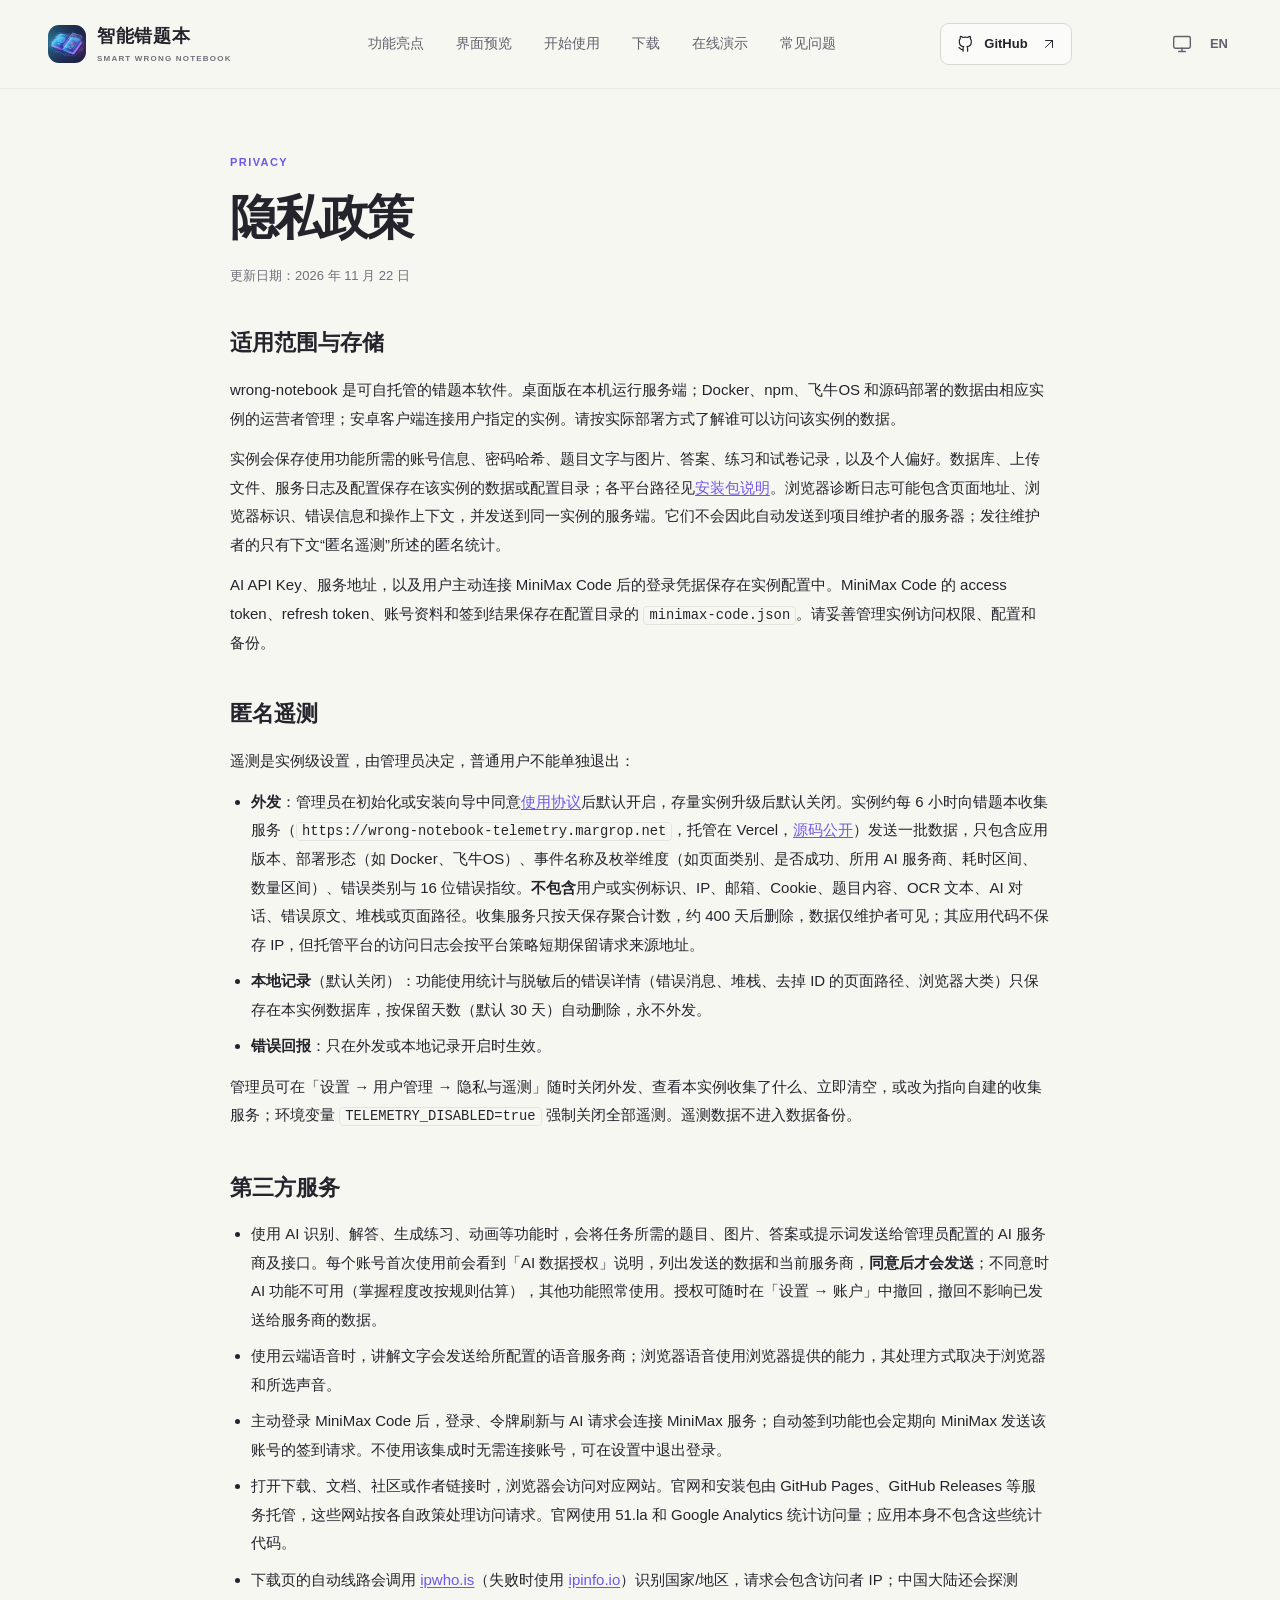
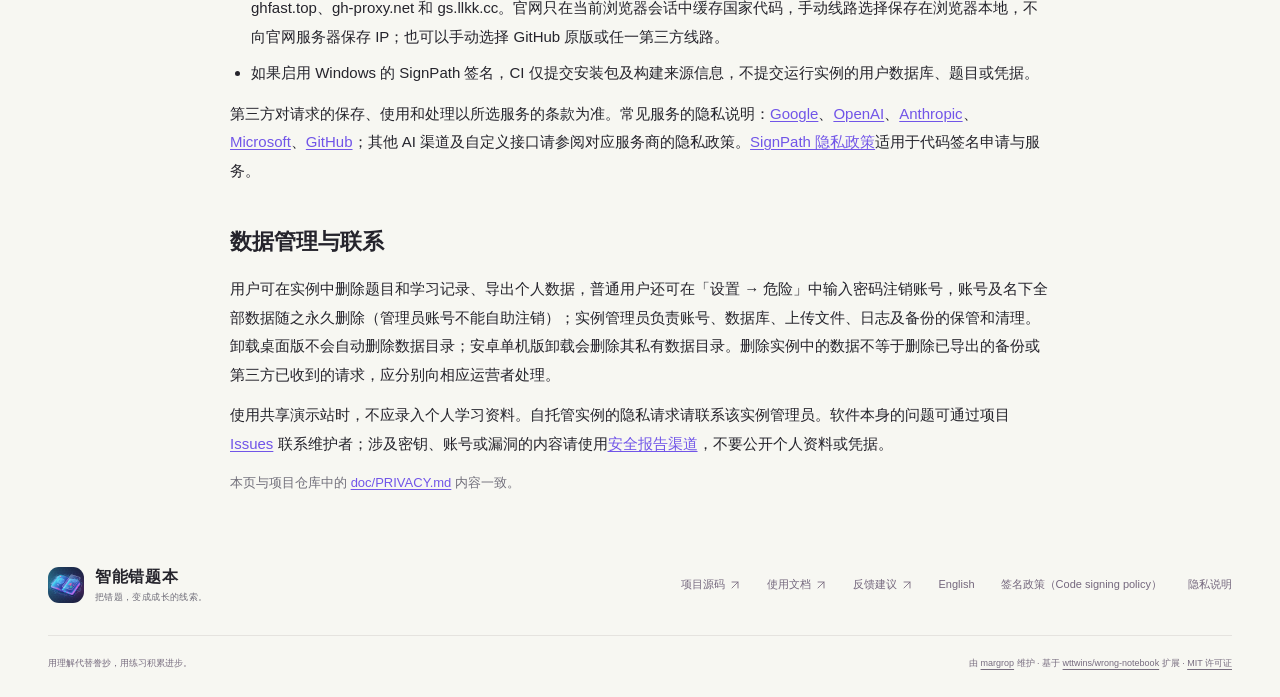
<file: privacy/index.html>
<!doctype html>
<html lang="zh-CN">
  <head>
    <meta charset="utf-8">
    <meta name="viewport" content="width=device-width, initial-scale=1">
    <meta name="color-scheme" content="light dark">
    <meta name="darkreader-lock">
    <meta name="theme-color" content="#f7f7f2">
    <meta name="description" content="智能错题本的隐私政策：实例保存哪些数据、何时发送给第三方 AI 服务商、如何授权与撤回、删除账号与数据，以及官网的访问统计。">
    <meta property="og:type" content="website">
    <meta property="og:locale" content="zh_CN">
    <meta property="og:title" content="隐私政策 · 智能错题本">
    <meta property="og:description" content="智能错题本的隐私政策：实例保存哪些数据、何时发送给第三方 AI 服务商、如何授权与撤回、删除账号与数据，以及官网的访问统计。">
    <meta property="og:image" content="../assets/images/social-preview.png">
    <meta property="og:image:alt" content="智能错题本：让每一道错题，成为进步的起点，配有真实错题管理界面">
    <meta name="twitter:card" content="summary_large_image">
    <title>隐私政策 · 智能错题本</title>
    <!-- deployment-metadata -->
    <link rel="icon" type="image/png" href="../assets/icons/app-icon.png">
    <link rel="apple-touch-icon" href="../assets/icons/app-icon.png">
    <script>(function(){var p=null;try{p=localStorage.getItem("wn-site-theme")}catch(e){}if(p!=="light"&&p!=="dark")p="system";var r=document.documentElement,d=p==="dark"||(p==="system"&&window.matchMedia("(prefers-color-scheme: dark)").matches);r.setAttribute("data-theme-preference",p);r.setAttribute("data-theme",d?"dark":"light")})();</script>
    <link rel="stylesheet" href="../assets/styles.css?v=20261031-dark">
    <link rel="stylesheet" href="../assets/dark.css?v=20261031-dark">
    <script src="../assets/theme.js" defer></script>
    <script src="../assets/nav.js" defer></script>
    <script charset="UTF-8" id="LA_COLLECT" src="//sdk.51.la/js-sdk-pro.min.js"></script>
    <script>LA.init({id:"28UHgDQYzLfy5FsM",ck:"28UHgDQYzLfy5FsM"})</script>
    <!-- Google tag (gtag.js) -->
    <script async src="https://www.googletagmanager.com/gtag/js?id=G-Z600EP14KD"></script>
    <script>
      window.dataLayer = window.dataLayer || [];
      function gtag(){dataLayer.push(arguments);}
      gtag('js', new Date());

      gtag('config', 'G-Z600EP14KD');
    </script>
  </head>
  <body>
    <a class="skip-link" href="#main">跳到正文</a>
    <svg class="icon-definitions" xmlns="http://www.w3.org/2000/svg" aria-hidden="true">
      <symbol id="i-arrow-up" viewBox="0 0 24 24"><path d="M6 18 18 6M6 6h12v12"/></symbol>
      <symbol id="i-github" viewBox="0 0 24 24"><path d="M9 19c-4.3 1.3-4.3-2.2-6-2.6m12 5v-3.8a3.3 3.3 0 0 0-.9-2.6c3-.3 6.1-1.5 6.1-6.8A5.3 5.3 0 0 0 18.8 4a4.9 4.9 0 0 0-.1-3s-1.1-.3-3.6 1.4a13.6 13.6 0 0 0-6.5 0C6.1.7 5 1 5 1a4.9 4.9 0 0 0-.1 3 5.3 5.3 0 0 0-1.4 4.2c0 5.3 3.1 6.5 6.1 6.8a3.3 3.3 0 0 0-.9 2.6v3.8" transform="translate(1 1) scale(.91)"/></symbol>
      <symbol id="i-download" viewBox="0 0 24 24"><path d="M12 3v12m-5-5 5 5 5-5M4 17v2a2 2 0 0 0 2 2h12a2 2 0 0 0 2-2v-2"/></symbol>
      <symbol id="i-monitor" viewBox="0 0 24 24"><rect x="2" y="3" width="20" height="14" rx="2"/><path d="M8 21h8m-4-4v4"/></symbol>
      <symbol id="i-phone" viewBox="0 0 24 24"><rect x="6" y="2" width="12" height="20" rx="2.5"/><path d="M11 18h2"/></symbol>
      <symbol id="i-server" viewBox="0 0 24 24"><rect x="3" y="3" width="18" height="7" rx="1.5"/><rect x="3" y="14" width="18" height="7" rx="1.5"/><path d="M7 6.5h.01M7 17.5h.01"/></symbol>
      <symbol id="i-sparkle" viewBox="0 0 24 24"><path d="m12 3 2.6 6.4L21 12l-6.4 2.6L12 21l-2.6-6.4L3 12l6.4-2.6L12 3Zm7-2v4m-2-2h4"/></symbol>
      <symbol id="i-sun" viewBox="0 0 24 24"><circle cx="12" cy="12" r="4"/><path d="M12 2v2m0 16v2M4.9 4.9l1.4 1.4m11.4 11.4 1.4 1.4M2 12h2m16 0h2M4.9 19.1l1.4-1.4M17.7 6.3l1.4-1.4"/></symbol>
      <symbol id="i-moon" viewBox="0 0 24 24"><path d="M20 14.5A8 8 0 0 1 9.5 4 8 8 0 1 0 20 14.5Z"/></symbol>
      <symbol id="i-menu" viewBox="0 0 24 24"><path d="M4 7h16M4 12h16M4 17h16"/></symbol>
    </svg>

    <header class="site-header">
      <div class="container header-inner">
        <a class="brand" href="../" aria-label="智能错题本首页">
          <img src="../assets/icons/app-icon.png" alt="" width="38" height="38">
          <span>智能错题本<small>SMART WRONG NOTEBOOK</small></span>
        </a>
        <nav class="desktop-nav" aria-label="主导航">
          <a href="../#features">功能亮点</a><a href="../#preview">界面预览</a><a href="../#deploy">开始使用</a><a href="../download/">下载</a><a href="https://wrong-notebook-demo.margrop.net" target="_blank" rel="noopener noreferrer">在线演示</a><a href="../#faq">常见问题</a>
        </nav>
        <a class="github-link" href="https://github.com/margrop/wrong-notebook" target="_blank" rel="noopener noreferrer"><svg class="icon"><use href="#i-github"/></svg><span>GitHub</span><svg class="icon small"><use href="#i-arrow-up"/></svg></a>
        <div class="header-actions"><button class="theme-toggle icon-button" type="button" data-theme-toggle aria-label="主题：自动（跟随系统）" title="主题：自动（跟随系统）"><svg class="icon theme-icon-system"><use href="#i-monitor"/></svg><svg class="icon theme-icon-light"><use href="#i-sun"/></svg><svg class="icon theme-icon-dark"><use href="#i-moon"/></svg></button><a class="lang-switch" href="../en/privacy/" hreflang="en" lang="en" aria-label="Switch to English">EN</a></div>
        <button class="menu-toggle icon-button" type="button" aria-label="打开导航" aria-expanded="false" aria-controls="mobile-nav"><svg class="icon"><use href="#i-menu"/></svg></button>
      </div>
      <nav class="mobile-nav" id="mobile-nav" aria-label="手机导航" hidden>
        <a href="../#features">功能亮点</a><a href="../#preview">界面预览</a><a href="../#deploy">开始使用</a><a href="../download/">下载</a><a href="https://wrong-notebook-demo.margrop.net" target="_blank" rel="noopener noreferrer">在线演示</a><a href="../#faq">常见问题</a>
      </nav>
    </header>

    <main id="main">
      <section class="legal-page" aria-labelledby="privacy-title">
        <div class="container legal-container">
          <p class="eyebrow">PRIVACY</p>
          <h1 id="privacy-title">隐私政策</h1>
          <p class="legal-meta">更新日期：2026 年 11 月 22 日</p>
          <div class="legal-body">
            <h2>适用范围与存储</h2>
            <p>wrong-notebook 是可自托管的错题本软件。桌面版在本机运行服务端；Docker、npm、飞牛OS 和源码部署的数据由相应实例的运营者管理；安卓客户端连接用户指定的实例。请按实际部署方式了解谁可以访问该实例的数据。</p>
            <p>实例会保存使用功能所需的账号信息、密码哈希、题目文字与图片、答案、练习和试卷记录，以及个人偏好。数据库、上传文件、服务日志及配置保存在该实例的数据或配置目录；各平台路径见<a href="https://github.com/margrop/wrong-notebook/blob/main/doc/INSTALL_PACKAGES.md" target="_blank" rel="noopener noreferrer">安装包说明</a>。浏览器诊断日志可能包含页面地址、浏览器标识、错误信息和操作上下文，并发送到同一实例的服务端。它们不会因此自动发送到项目维护者的服务器；发往维护者的只有下文“匿名遥测”所述的匿名统计。</p>
            <p>AI API Key、服务地址，以及用户主动连接 MiniMax Code 后的登录凭据保存在实例配置中。MiniMax Code 的 access token、refresh token、账号资料和签到结果保存在配置目录的 <code>minimax-code.json</code>。请妥善管理实例访问权限、配置和备份。</p>
            <h2>匿名遥测</h2>
            <p>遥测是实例级设置，由管理员决定，普通用户不能单独退出：</p>
            <ul><li><strong>外发</strong>：管理员在初始化或安装向导中同意<a href="https://github.com/margrop/wrong-notebook/blob/main/doc/EULA.md" target="_blank" rel="noopener noreferrer">使用协议</a>后默认开启，存量实例升级后默认关闭。实例约每 6 小时向错题本收集服务（<code>https://wrong-notebook-telemetry.margrop.net</code>，托管在 Vercel，<a href="https://github.com/margrop/wrong-notebook-telemetry" target="_blank" rel="noopener noreferrer">源码公开</a>）发送一批数据，只包含应用版本、部署形态（如 Docker、飞牛OS）、事件名称及枚举维度（如页面类别、是否成功、所用 AI 服务商、耗时区间、数量区间）、错误类别与 16 位错误指纹。<strong>不包含</strong>用户或实例标识、IP、邮箱、Cookie、题目内容、OCR 文本、AI 对话、错误原文、堆栈或页面路径。收集服务只按天保存聚合计数，约 400 天后删除，数据仅维护者可见；其应用代码不保存 IP，但托管平台的访问日志会按平台策略短期保留请求来源地址。</li><li><strong>本地记录</strong>（默认关闭）：功能使用统计与脱敏后的错误详情（错误消息、堆栈、去掉 ID 的页面路径、浏览器大类）只保存在本实例数据库，按保留天数（默认 30 天）自动删除，永不外发。</li><li><strong>错误回报</strong>：只在外发或本地记录开启时生效。</li></ul>
            <p>管理员可在「设置 → 用户管理 → 隐私与遥测」随时关闭外发、查看本实例收集了什么、立即清空，或改为指向自建的收集服务；环境变量 <code>TELEMETRY_DISABLED=true</code> 强制关闭全部遥测。遥测数据不进入数据备份。</p>
            <h2>第三方服务</h2>
            <ul><li>使用 AI 识别、解答、生成练习、动画等功能时，会将任务所需的题目、图片、答案或提示词发送给管理员配置的 AI 服务商及接口。每个账号首次使用前会看到「AI 数据授权」说明，列出发送的数据和当前服务商，<strong>同意后才会发送</strong>；不同意时 AI 功能不可用（掌握程度改按规则估算），其他功能照常使用。授权可随时在「设置 → 账户」中撤回，撤回不影响已发送给服务商的数据。</li><li>使用云端语音时，讲解文字会发送给所配置的语音服务商；浏览器语音使用浏览器提供的能力，其处理方式取决于浏览器和所选声音。</li><li>主动登录 MiniMax Code 后，登录、令牌刷新与 AI 请求会连接 MiniMax 服务；自动签到功能也会定期向 MiniMax 发送该账号的签到请求。不使用该集成时无需连接账号，可在设置中退出登录。</li><li>打开下载、文档、社区或作者链接时，浏览器会访问对应网站。官网和安装包由 GitHub Pages、GitHub Releases 等服务托管，这些网站按各自政策处理访问请求。官网使用 51.la 和 Google Analytics 统计访问量；应用本身不包含这些统计代码。</li><li>下载页的自动线路会调用 <a href="https://ipwho.is/" target="_blank" rel="noopener noreferrer">ipwho.is</a>（失败时使用 <a href="https://ipinfo.io/" target="_blank" rel="noopener noreferrer">ipinfo.io</a>）识别国家/地区，请求会包含访问者 IP；中国大陆还会探测 ghfast.top、gh-proxy.net 和 gs.llkk.cc。官网只在当前浏览器会话中缓存国家代码，手动线路选择保存在浏览器本地，不向官网服务器保存 IP；也可以手动选择 GitHub 原版或任一第三方线路。</li><li>如果启用 Windows 的 SignPath 签名，CI 仅提交安装包及构建来源信息，不提交运行实例的用户数据库、题目或凭据。</li></ul>
            <p>第三方对请求的保存、使用和处理以所选服务的条款为准。常见服务的隐私说明：<a href="https://policies.google.com/privacy" target="_blank" rel="noopener noreferrer">Google</a>、<a href="https://openai.com/policies/privacy-policy/" target="_blank" rel="noopener noreferrer">OpenAI</a>、<a href="https://www.anthropic.com/legal/privacy" target="_blank" rel="noopener noreferrer">Anthropic</a>、<a href="https://privacy.microsoft.com/privacystatement" target="_blank" rel="noopener noreferrer">Microsoft</a>、<a href="https://docs.github.com/en/site-policy/privacy-policies/github-general-privacy-statement" target="_blank" rel="noopener noreferrer">GitHub</a>；其他 AI 渠道及自定义接口请参阅对应服务商的隐私政策。<a href="https://about.signpath.io/privacy-policy" target="_blank" rel="noopener noreferrer">SignPath 隐私政策</a>适用于代码签名申请与服务。</p>
            <h2>数据管理与联系</h2>
            <p>用户可在实例中删除题目和学习记录、导出个人数据，普通用户还可在「设置 → 危险」中输入密码注销账号，账号及名下全部数据随之永久删除（管理员账号不能自助注销）；实例管理员负责账号、数据库、上传文件、日志及备份的保管和清理。卸载桌面版不会自动删除数据目录；安卓单机版卸载会删除其私有数据目录。删除实例中的数据不等于删除已导出的备份或第三方已收到的请求，应分别向相应运营者处理。</p>
            <p>使用共享演示站时，不应录入个人学习资料。自托管实例的隐私请求请联系该实例管理员。软件本身的问题可通过项目 <a href="https://github.com/margrop/wrong-notebook/issues" target="_blank" rel="noopener noreferrer">Issues</a> 联系维护者；涉及密钥、账号或漏洞的内容请使用<a href="https://github.com/margrop/wrong-notebook/blob/main/SECURITY.md" target="_blank" rel="noopener noreferrer">安全报告渠道</a>，不要公开个人资料或凭据。</p>
          </div>
          <p class="legal-meta">本页与项目仓库中的 <a href="https://github.com/margrop/wrong-notebook/blob/main/doc/PRIVACY.md" target="_blank" rel="noopener noreferrer">doc/PRIVACY.md</a> 内容一致。</p>
        </div>
      </section>
    </main>

    <footer class="site-footer container"><div class="footer-top"><a class="brand" href="../"><img src="../assets/icons/app-icon.png" alt="" width="36" height="36"><span>智能错题本<small>把错题，变成成长的线索。</small></span></a><nav aria-label="页脚导航"><a href="https://github.com/margrop/wrong-notebook" target="_blank" rel="noopener noreferrer">项目源码 <svg class="icon small"><use href="#i-arrow-up"/></svg></a><a href="https://github.com/margrop/wrong-notebook/wiki" target="_blank" rel="noopener noreferrer">使用文档 <svg class="icon small"><use href="#i-arrow-up"/></svg></a><a href="https://github.com/margrop/wrong-notebook/issues" target="_blank" rel="noopener noreferrer">反馈建议 <svg class="icon small"><use href="#i-arrow-up"/></svg></a><a href="../en/privacy/" hreflang="en" lang="en">English</a><a href="https://github.com/margrop/wrong-notebook/blob/main/doc/CODE_SIGNING.md" target="_blank" rel="noopener noreferrer">签名政策（Code signing policy）</a><a href="./" aria-current="page">隐私说明</a></nav></div><div class="footer-bottom"><p>用理解代替誊抄，用练习积累进步。</p><p>由 <a href="https://github.com/margrop" target="_blank" rel="noopener noreferrer">margrop</a> 维护 · 基于 <a href="https://github.com/wttwins/wrong-notebook" target="_blank" rel="noopener noreferrer">wttwins/wrong-notebook</a> 扩展 · <a href="https://github.com/margrop/wrong-notebook/blob/main/LICENSE" target="_blank" rel="noopener noreferrer">MIT 许可证</a></p></div></footer>
  </body>
</html>
</file>
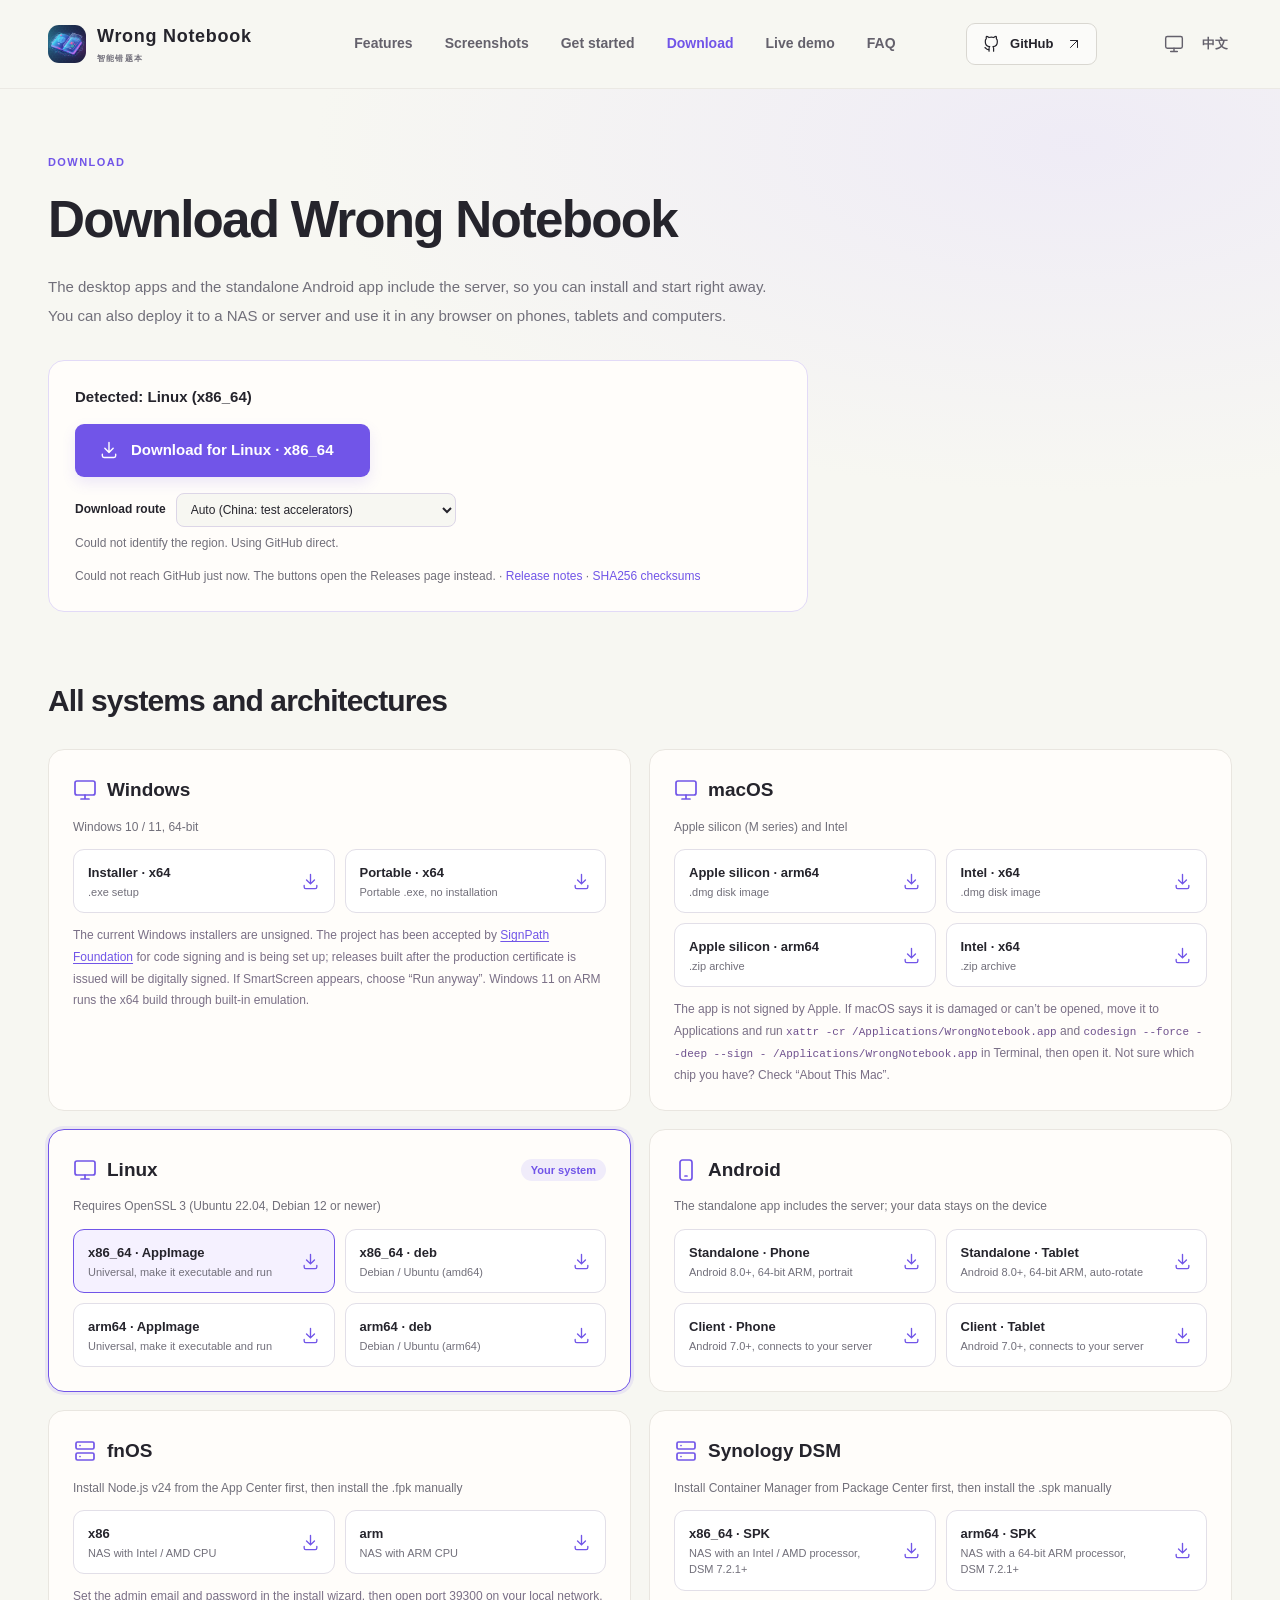
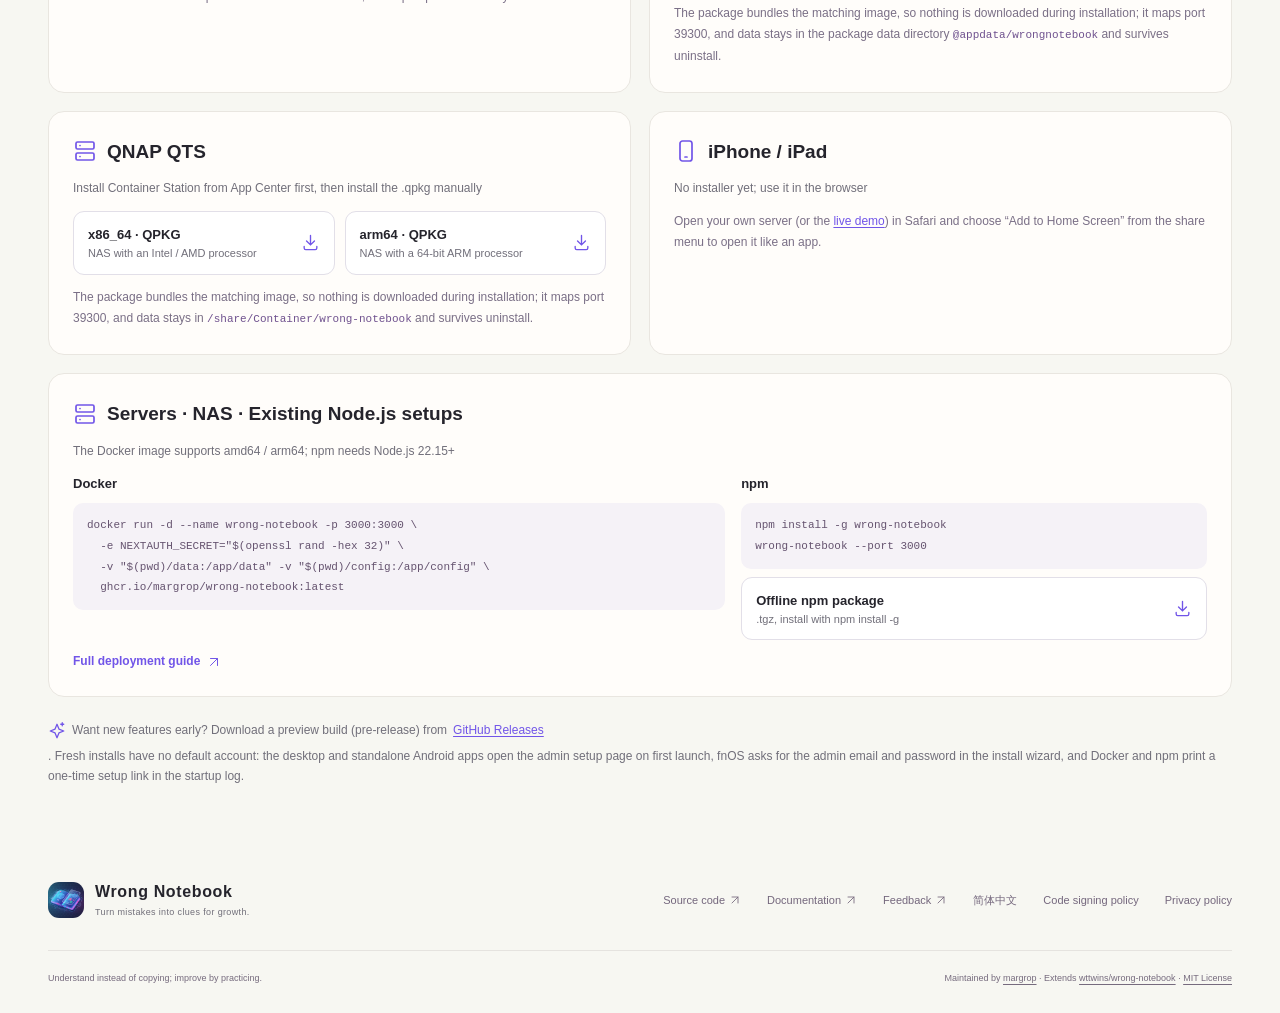
<file: en/download/index.html>
<!doctype html>
<html lang="en">
  <head>
    <meta charset="utf-8">
    <meta name="viewport" content="width=device-width, initial-scale=1">
    <meta name="color-scheme" content="light dark">
    <meta name="darkreader-lock">
    <meta name="theme-color" content="#f7f7f2">
    <meta name="description" content="Download Wrong Notebook: desktop apps for Windows, macOS (Apple silicon / Intel) and Linux (x86_64 / arm64), Android phone and tablet APKs, fnOS packages, plus Docker and npm. Your system and architecture are detected automatically.">
    <meta property="og:type" content="website">
    <meta property="og:locale" content="en_US">
    <meta property="og:title" content="Download Wrong Notebook · All platforms">
    <meta property="og:description" content="Installers for Windows, macOS, Linux, Android and fnOS, plus Docker and npm. Your system and architecture are detected automatically.">
    <meta property="og:image" content="../../assets/images/en/social-preview.png">
    <meta property="og:image:alt" content="Wrong Notebook: turn every mistake into a step forward, with the real notebook interface">
    <meta name="twitter:card" content="summary_large_image">
    <title>Download Wrong Notebook · All platforms</title>
    <!-- deployment-metadata -->
    <link rel="icon" type="image/png" href="../../assets/icons/app-icon.png">
    <link rel="apple-touch-icon" href="../../assets/icons/app-icon.png">
    <script>(function(){var p=null;try{p=localStorage.getItem("wn-site-theme")}catch(e){}if(p!=="light"&&p!=="dark")p="system";var r=document.documentElement,d=p==="dark"||(p==="system"&&window.matchMedia("(prefers-color-scheme: dark)").matches);r.setAttribute("data-theme-preference",p);r.setAttribute("data-theme",d?"dark":"light")})();</script>
    <link rel="stylesheet" href="../../assets/styles.css?v=20261031-dark">
    <link rel="stylesheet" href="../../assets/dark.css?v=20261031-dark">
    <script src="../../assets/theme.js" defer></script>
    <script src="../../assets/nav.js" defer></script>
    <script src="../../assets/download.js" defer></script>
    <script charset="UTF-8" id="LA_COLLECT" src="//sdk.51.la/js-sdk-pro.min.js"></script>
    <script>LA.init({id:"28UHgDQYzLfy5FsM",ck:"28UHgDQYzLfy5FsM"})</script>
    <!-- Google tag (gtag.js) -->
    <script async src="https://www.googletagmanager.com/gtag/js?id=G-Z600EP14KD"></script>
    <script>
      window.dataLayer = window.dataLayer || [];
      function gtag(){dataLayer.push(arguments);}
      gtag('js', new Date());

      gtag('config', 'G-Z600EP14KD');
    </script>
  </head>
  <body>
    <a class="skip-link" href="#main">Skip to content</a>
    <svg class="icon-definitions" xmlns="http://www.w3.org/2000/svg" aria-hidden="true">
      <symbol id="i-arrow-up" viewBox="0 0 24 24"><path d="M6 18 18 6M6 6h12v12"/></symbol>
      <symbol id="i-github" viewBox="0 0 24 24"><path d="M9 19c-4.3 1.3-4.3-2.2-6-2.6m12 5v-3.8a3.3 3.3 0 0 0-.9-2.6c3-.3 6.1-1.5 6.1-6.8A5.3 5.3 0 0 0 18.8 4a4.9 4.9 0 0 0-.1-3s-1.1-.3-3.6 1.4a13.6 13.6 0 0 0-6.5 0C6.1.7 5 1 5 1a4.9 4.9 0 0 0-.1 3 5.3 5.3 0 0 0-1.4 4.2c0 5.3 3.1 6.5 6.1 6.8a3.3 3.3 0 0 0-.9 2.6v3.8" transform="translate(1 1) scale(.91)"/></symbol>
      <symbol id="i-download" viewBox="0 0 24 24"><path d="M12 3v12m-5-5 5 5 5-5M4 17v2a2 2 0 0 0 2 2h12a2 2 0 0 0 2-2v-2"/></symbol>
      <symbol id="i-monitor" viewBox="0 0 24 24"><rect x="2" y="3" width="20" height="14" rx="2"/><path d="M8 21h8m-4-4v4"/></symbol>
      <symbol id="i-phone" viewBox="0 0 24 24"><rect x="6" y="2" width="12" height="20" rx="2.5"/><path d="M11 18h2"/></symbol>
      <symbol id="i-server" viewBox="0 0 24 24"><rect x="3" y="3" width="18" height="7" rx="1.5"/><rect x="3" y="14" width="18" height="7" rx="1.5"/><path d="M7 6.5h.01M7 17.5h.01"/></symbol>
      <symbol id="i-sparkle" viewBox="0 0 24 24"><path d="m12 3 2.6 6.4L21 12l-6.4 2.6L12 21l-2.6-6.4L3 12l6.4-2.6L12 3Zm7-2v4m-2-2h4"/></symbol>
      <symbol id="i-sun" viewBox="0 0 24 24"><circle cx="12" cy="12" r="4"/><path d="M12 2v2m0 16v2M4.9 4.9l1.4 1.4m11.4 11.4 1.4 1.4M2 12h2m16 0h2M4.9 19.1l1.4-1.4M17.7 6.3l1.4-1.4"/></symbol>
      <symbol id="i-moon" viewBox="0 0 24 24"><path d="M20 14.5A8 8 0 0 1 9.5 4 8 8 0 1 0 20 14.5Z"/></symbol>
      <symbol id="i-menu" viewBox="0 0 24 24"><path d="M4 7h16M4 12h16M4 17h16"/></symbol>
    </svg>

    <header class="site-header">
      <div class="container header-inner">
        <a class="brand" href="../" aria-label="Smart Wrong Notebook home">
          <img src="../../assets/icons/app-icon.png" alt="" width="38" height="38">
          <span>Wrong Notebook<small>智能错题本</small></span>
        </a>
        <nav class="desktop-nav" aria-label="Main navigation">
          <a href="../#features">Features</a><a href="../#preview">Screenshots</a><a href="../#deploy">Get started</a><a href="./" aria-current="page" class="active">Download</a><a href="https://wrong-notebook-demo.margrop.net" target="_blank" rel="noopener noreferrer">Live demo</a><a href="../#faq">FAQ</a>
        </nav>
        <a class="github-link" href="https://github.com/margrop/wrong-notebook" target="_blank" rel="noopener noreferrer"><svg class="icon"><use href="#i-github"/></svg><span>GitHub</span><svg class="icon small"><use href="#i-arrow-up"/></svg></a>
        <div class="header-actions"><button class="theme-toggle icon-button" type="button" data-theme-toggle aria-label="Theme: Auto (follow system)" title="Theme: Auto (follow system)"><svg class="icon theme-icon-system"><use href="#i-monitor"/></svg><svg class="icon theme-icon-light"><use href="#i-sun"/></svg><svg class="icon theme-icon-dark"><use href="#i-moon"/></svg></button><a class="lang-switch" href="../../download/" hreflang="zh-CN" lang="zh-CN" aria-label="切换到简体中文">中文</a></div>
        <button class="menu-toggle icon-button" type="button" aria-label="Open navigation" aria-expanded="false" aria-controls="mobile-nav"><svg class="icon"><use href="#i-menu"/></svg></button>
      </div>
      <nav class="mobile-nav" id="mobile-nav" aria-label="Mobile navigation" hidden>
        <a href="../#features">Features</a><a href="../#preview">Screenshots</a><a href="../#deploy">Get started</a><a href="./" aria-current="page" class="active">Download</a><a href="https://wrong-notebook-demo.margrop.net" target="_blank" rel="noopener noreferrer">Live demo</a><a href="../#faq">FAQ</a>
      </nav>
    </header>

    <main id="main">
      <section class="download-hero" aria-labelledby="download-title">
        <div class="container">
          <p class="eyebrow">DOWNLOAD</p>
          <h1 id="download-title">Download Wrong Notebook</h1>
          <p class="download-lead">The desktop apps and the standalone Android app include the server, so you can install and start right away.<br class="desktop-break"> You can also deploy it to a NAS or server and use it in any browser on phones, tablets and computers.</p>
          <div class="download-detect">
            <p class="detected-system" data-detected-system>Detecting your system and architecture…</p>
            <a class="button button-primary download-cta" data-recommended href="https://github.com/margrop/wrong-notebook/releases/latest" hidden><svg class="icon"><use href="#i-download"/></svg><span data-download-label>Download</span><span class="dl-size" data-size></span></a>
            <p class="detected-note" data-detected-note hidden></p>
            <div class="download-source-picker" data-download-source-picker>
              <label for="download-source">Download route</label>
              <select id="download-source" data-download-source aria-describedby="download-source-status">
                <option value="auto">Auto (China: test accelerators)</option>
                <option value="github">GitHub direct</option>
                <option value="ghfast">ghfast.top</option>
                <option value="ghproxy">gh-proxy.net</option>
                <option value="llkk">gs.llkk.cc</option>
              </select>
              <p class="download-source-status" id="download-source-status" data-download-source-status aria-live="polite">Detecting your region and testing download routes…</p>
            </div>
            <p class="release-meta"><span data-release-version>Latest release</span> · <a data-release-link href="https://github.com/margrop/wrong-notebook/releases/latest" target="_blank" rel="noopener noreferrer">Release notes</a> · <a data-asset="checksums" href="https://github.com/margrop/wrong-notebook/releases/latest" target="_blank" rel="noopener noreferrer">SHA256 checksums</a></p>
          </div>
        </div>
      </section>

      <section class="section download-section" aria-labelledby="platforms-title">
        <div class="container">
          <h2 class="download-section-title" id="platforms-title">All systems and architectures</h2>
          <div class="download-grid">
            <article class="download-card" data-platform="windows" aria-labelledby="dl-windows">
              <div class="download-card-head"><svg class="icon"><use href="#i-monitor"/></svg><h3 id="dl-windows">Windows</h3><span class="detected-badge">Your system</span></div>
              <p class="download-requirement">Windows 10 / 11, 64-bit</p>
              <div class="dl-list">
                <a class="dl-button" data-asset="win-setup" data-variant="windows" href="https://github.com/margrop/wrong-notebook/releases/latest"><span><strong>Installer · x64</strong><small>.exe setup</small></span><span class="dl-size" data-size></span><svg class="icon"><use href="#i-download"/></svg></a>
                <a class="dl-button" data-asset="win-portable" href="https://github.com/margrop/wrong-notebook/releases/latest"><span><strong>Portable · x64</strong><small>Portable .exe, no installation</small></span><span class="dl-size" data-size></span><svg class="icon"><use href="#i-download"/></svg></a>
              </div>
              <p class="download-note">The current Windows installers are unsigned. The project has been accepted by <a href="https://signpath.org" target="_blank" rel="noopener noreferrer">SignPath Foundation</a> for code signing and is being set up; releases built after the production certificate is issued will be digitally signed. If SmartScreen appears, choose “Run anyway”. Windows 11 on ARM runs the x64 build through built-in emulation.</p>
            </article>

            <article class="download-card" data-platform="mac" aria-labelledby="dl-mac">
              <div class="download-card-head"><svg class="icon"><use href="#i-monitor"/></svg><h3 id="dl-mac">macOS</h3><span class="detected-badge">Your system</span></div>
              <p class="download-requirement">Apple silicon (M series) and Intel</p>
              <div class="dl-list">
                <a class="dl-button" data-asset="mac-arm64-dmg" data-variant="mac-arm64" href="https://github.com/margrop/wrong-notebook/releases/latest"><span><strong>Apple silicon · arm64</strong><small>.dmg disk image</small></span><span class="dl-size" data-size></span><svg class="icon"><use href="#i-download"/></svg></a>
                <a class="dl-button" data-asset="mac-x64-dmg" data-variant="mac-x64" href="https://github.com/margrop/wrong-notebook/releases/latest"><span><strong>Intel · x64</strong><small>.dmg disk image</small></span><span class="dl-size" data-size></span><svg class="icon"><use href="#i-download"/></svg></a>
                <a class="dl-button" data-asset="mac-arm64-zip" href="https://github.com/margrop/wrong-notebook/releases/latest"><span><strong>Apple silicon · arm64</strong><small>.zip archive</small></span><span class="dl-size" data-size></span><svg class="icon"><use href="#i-download"/></svg></a>
                <a class="dl-button" data-asset="mac-x64-zip" href="https://github.com/margrop/wrong-notebook/releases/latest"><span><strong>Intel · x64</strong><small>.zip archive</small></span><span class="dl-size" data-size></span><svg class="icon"><use href="#i-download"/></svg></a>
              </div>
              <p class="download-note">The app is not signed by Apple. If macOS says it is damaged or can’t be opened, move it to Applications and run <code>xattr -cr /Applications/WrongNotebook.app</code> and <code>codesign --force --deep --sign - /Applications/WrongNotebook.app</code> in Terminal, then open it. Not sure which chip you have? Check “About This Mac”.</p>
            </article>

            <article class="download-card" data-platform="linux" aria-labelledby="dl-linux">
              <div class="download-card-head"><svg class="icon"><use href="#i-monitor"/></svg><h3 id="dl-linux">Linux</h3><span class="detected-badge">Your system</span></div>
              <p class="download-requirement">Requires OpenSSL 3 (Ubuntu 22.04, Debian 12 or newer)</p>
              <div class="dl-list">
                <a class="dl-button" data-asset="linux-x64-appimage" data-variant="linux-x64" href="https://github.com/margrop/wrong-notebook/releases/latest"><span><strong>x86_64 · AppImage</strong><small>Universal, make it executable and run</small></span><span class="dl-size" data-size></span><svg class="icon"><use href="#i-download"/></svg></a>
                <a class="dl-button" data-asset="linux-x64-deb" href="https://github.com/margrop/wrong-notebook/releases/latest"><span><strong>x86_64 · deb</strong><small>Debian / Ubuntu (amd64)</small></span><span class="dl-size" data-size></span><svg class="icon"><use href="#i-download"/></svg></a>
                <a class="dl-button" data-asset="linux-arm64-appimage" data-variant="linux-arm64" href="https://github.com/margrop/wrong-notebook/releases/latest"><span><strong>arm64 · AppImage</strong><small>Universal, make it executable and run</small></span><span class="dl-size" data-size></span><svg class="icon"><use href="#i-download"/></svg></a>
                <a class="dl-button" data-asset="linux-arm64-deb" href="https://github.com/margrop/wrong-notebook/releases/latest"><span><strong>arm64 · deb</strong><small>Debian / Ubuntu (arm64)</small></span><span class="dl-size" data-size></span><svg class="icon"><use href="#i-download"/></svg></a>
              </div>
            </article>

            <article class="download-card" data-platform="android" aria-labelledby="dl-android">
              <div class="download-card-head"><svg class="icon"><use href="#i-phone"/></svg><h3 id="dl-android">Android</h3><span class="detected-badge">Your system</span></div>
              <p class="download-requirement">The standalone app includes the server; your data stays on the device</p>
              <div class="dl-list">
                <a class="dl-button" data-asset="android-phone" data-variant="android-phone" href="https://github.com/margrop/wrong-notebook/releases/latest"><span><strong>Standalone · Phone</strong><small>Android 8.0+, 64-bit ARM, portrait</small></span><span class="dl-size" data-size></span><svg class="icon"><use href="#i-download"/></svg></a>
                <a class="dl-button" data-asset="android-tablet" data-variant="android-tablet" href="https://github.com/margrop/wrong-notebook/releases/latest"><span><strong>Standalone · Tablet</strong><small>Android 8.0+, 64-bit ARM, auto-rotate</small></span><span class="dl-size" data-size></span><svg class="icon"><use href="#i-download"/></svg></a>
                <a class="dl-button" data-asset="android-client-phone" href="https://github.com/margrop/wrong-notebook/releases/latest"><span><strong>Client · Phone</strong><small>Android 7.0+, connects to your server</small></span><span class="dl-size" data-size></span><svg class="icon"><use href="#i-download"/></svg></a>
                <a class="dl-button" data-asset="android-client-tablet" href="https://github.com/margrop/wrong-notebook/releases/latest"><span><strong>Client · Tablet</strong><small>Android 7.0+, connects to your server</small></span><span class="dl-size" data-size></span><svg class="icon"><use href="#i-download"/></svg></a>
              </div>
            </article>

            <article class="download-card" data-platform="fnos" aria-labelledby="dl-fnos">
              <div class="download-card-head"><svg class="icon"><use href="#i-server"/></svg><h3 id="dl-fnos">fnOS</h3></div>
              <p class="download-requirement">Install Node.js v24 from the App Center first, then install the .fpk manually</p>
              <div class="dl-list">
                <a class="dl-button" data-asset="fnos-x86" href="https://github.com/margrop/wrong-notebook/releases/latest"><span><strong>x86</strong><small>NAS with Intel / AMD CPU</small></span><span class="dl-size" data-size></span><svg class="icon"><use href="#i-download"/></svg></a>
                <a class="dl-button" data-asset="fnos-arm" href="https://github.com/margrop/wrong-notebook/releases/latest"><span><strong>arm</strong><small>NAS with ARM CPU</small></span><span class="dl-size" data-size></span><svg class="icon"><use href="#i-download"/></svg></a>
              </div>
              <p class="download-note">Set the admin email and password in the install wizard, then open port 39300 on your local network.</p>
            </article>
            <article class="download-card" data-platform="synology" aria-labelledby="dl-synology">
              <div class="download-card-head"><svg class="icon"><use href="#i-server"/></svg><h3 id="dl-synology">Synology DSM</h3></div>
              <p class="download-requirement">Install Container Manager from Package Center first, then install the .spk manually</p>
              <div class="dl-list">
                <a class="dl-button" data-asset="synology-x86_64" href="https://github.com/margrop/wrong-notebook/releases/latest"><span><strong>x86_64 · SPK</strong><small>NAS with an Intel / AMD processor, DSM 7.2.1+</small></span><span class="dl-size" data-size></span><svg class="icon"><use href="#i-download"/></svg></a>
                <a class="dl-button" data-asset="synology-arm64" href="https://github.com/margrop/wrong-notebook/releases/latest"><span><strong>arm64 · SPK</strong><small>NAS with a 64-bit ARM processor, DSM 7.2.1+</small></span><span class="dl-size" data-size></span><svg class="icon"><use href="#i-download"/></svg></a>
              </div>
              <p class="download-note">The package bundles the matching image, so nothing is downloaded during installation; it maps port 39300, and data stays in the package data directory <code>@appdata/wrongnotebook</code> and survives uninstall.</p>
            </article>

            <article class="download-card" data-platform="qnap" aria-labelledby="dl-qnap">
              <div class="download-card-head"><svg class="icon"><use href="#i-server"/></svg><h3 id="dl-qnap">QNAP QTS</h3></div>
              <p class="download-requirement">Install Container Station from App Center first, then install the .qpkg manually</p>
              <div class="dl-list">
                <a class="dl-button" data-asset="qnap-x86_64" href="https://github.com/margrop/wrong-notebook/releases/latest"><span><strong>x86_64 · QPKG</strong><small>NAS with an Intel / AMD processor</small></span><span class="dl-size" data-size></span><svg class="icon"><use href="#i-download"/></svg></a>
                <a class="dl-button" data-asset="qnap-arm64" href="https://github.com/margrop/wrong-notebook/releases/latest"><span><strong>arm64 · QPKG</strong><small>NAS with a 64-bit ARM processor</small></span><span class="dl-size" data-size></span><svg class="icon"><use href="#i-download"/></svg></a>
              </div>
              <p class="download-note">The package bundles the matching image, so nothing is downloaded during installation; it maps port 39300, and data stays in <code>/share/Container/wrong-notebook</code> and survives uninstall.</p>
            </article>

            <article class="download-card" data-platform="ios" aria-labelledby="dl-ios">
              <div class="download-card-head"><svg class="icon"><use href="#i-phone"/></svg><h3 id="dl-ios">iPhone / iPad</h3><span class="detected-badge">Your system</span></div>
              <p class="download-requirement">No installer yet; use it in the browser</p>
              <p class="download-note">Open your own server (or the <a href="https://wrong-notebook-demo.margrop.net" target="_blank" rel="noopener noreferrer">live demo</a>) in Safari and choose “Add to Home Screen” from the share menu to open it like an app.</p>
            </article>

            <article class="download-card download-card-wide" data-platform="server" aria-labelledby="dl-server">
              <div class="download-card-head"><svg class="icon"><use href="#i-server"/></svg><h3 id="dl-server">Servers · NAS · Existing Node.js setups</h3></div>
              <p class="download-requirement">The Docker image supports amd64 / arm64; npm needs Node.js 22.15+</p>
              <div class="server-options">
                <div><strong>Docker</strong><pre><code>docker run -d --name wrong-notebook -p 3000:3000 \
  -e NEXTAUTH_SECRET="$(openssl rand -hex 32)" \
  -v "$(pwd)/data:/app/data" -v "$(pwd)/config:/app/config" \
  ghcr.io/margrop/wrong-notebook:latest</code></pre></div>
                <div><strong>npm</strong><pre><code>npm install -g wrong-notebook
wrong-notebook --port 3000</code></pre><a class="dl-button" data-asset="npm-tgz" href="https://github.com/margrop/wrong-notebook/releases/latest"><span><strong>Offline npm package</strong><small>.tgz, install with npm install -g</small></span><span class="dl-size" data-size></span><svg class="icon"><use href="#i-download"/></svg></a></div>
              </div>
              <a class="text-link" href="../#deploy">Full deployment guide <svg class="icon small"><use href="#i-arrow-up"/></svg></a>
            </article>
          </div>
          <p class="prerelease-note"><svg class="icon small"><use href="#i-sparkle"/></svg> Want new features early? Download a preview build (pre-release) from <a href="https://github.com/margrop/wrong-notebook/releases" target="_blank" rel="noopener noreferrer">GitHub Releases</a>. Fresh installs have no default account: the desktop and standalone Android apps open the admin setup page on first launch, fnOS asks for the admin email and password in the install wizard, and Docker and npm print a one-time setup link in the startup log.</p>
        </div>
      </section>
    </main>

    <footer class="site-footer container"><div class="footer-top"><a class="brand" href="../"><img src="../../assets/icons/app-icon.png" alt="" width="36" height="36"><span>Wrong Notebook<small>Turn mistakes into clues for growth.</small></span></a><nav aria-label="Footer navigation"><a href="https://github.com/margrop/wrong-notebook" target="_blank" rel="noopener noreferrer">Source code <svg class="icon small"><use href="#i-arrow-up"/></svg></a><a href="https://github.com/margrop/wrong-notebook/wiki/Home-en" target="_blank" rel="noopener noreferrer">Documentation <svg class="icon small"><use href="#i-arrow-up"/></svg></a><a href="https://github.com/margrop/wrong-notebook/issues" target="_blank" rel="noopener noreferrer">Feedback <svg class="icon small"><use href="#i-arrow-up"/></svg></a><a href="../../download/" hreflang="zh-CN" lang="zh-CN">简体中文</a><a href="https://github.com/margrop/wrong-notebook/blob/main/doc/CODE_SIGNING.en.md" target="_blank" rel="noopener noreferrer">Code signing policy</a><a href="../privacy/">Privacy policy</a></nav></div><div class="footer-bottom"><p>Understand instead of copying; improve by practicing.</p><p>Maintained by <a href="https://github.com/margrop" target="_blank" rel="noopener noreferrer">margrop</a> · Extends <a href="https://github.com/wttwins/wrong-notebook" target="_blank" rel="noopener noreferrer">wttwins/wrong-notebook</a> · <a href="https://github.com/margrop/wrong-notebook/blob/main/LICENSE" target="_blank" rel="noopener noreferrer">MIT License</a></p></div></footer>
  </body>
</html>
</file>
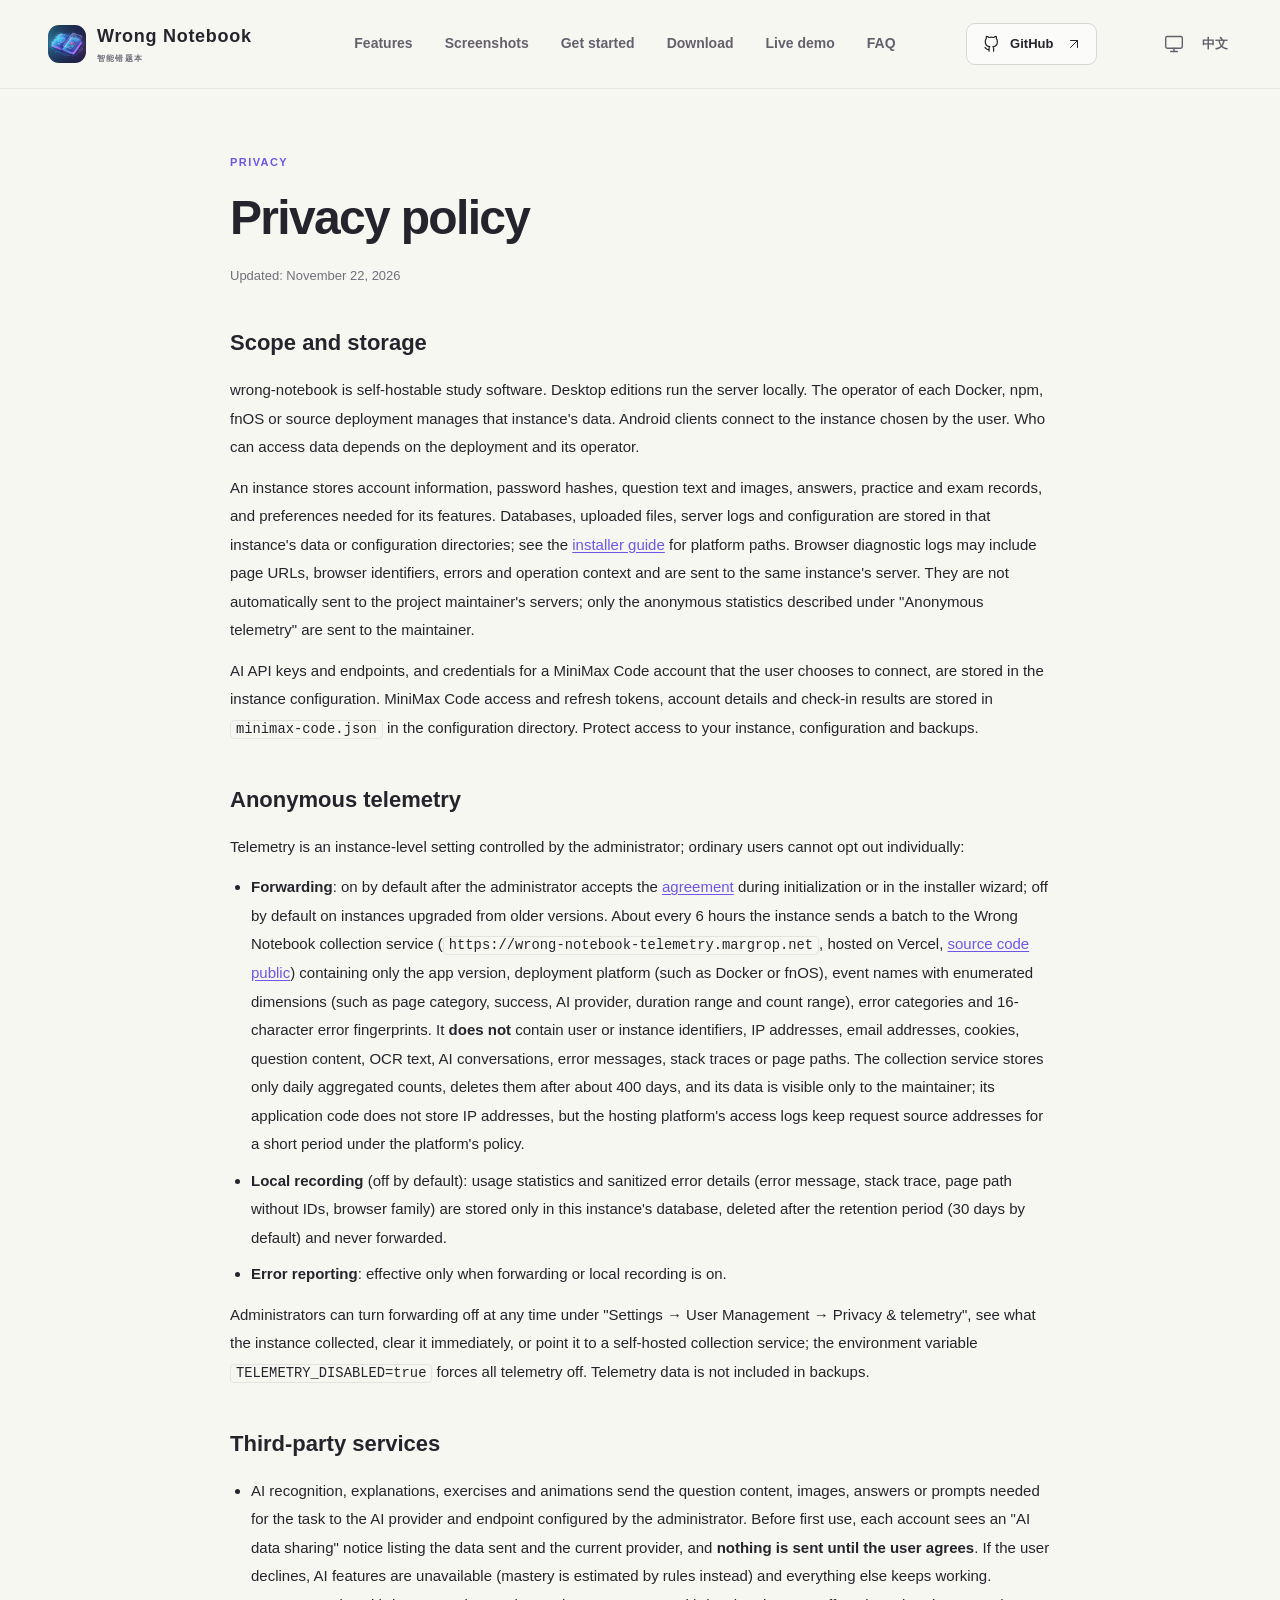
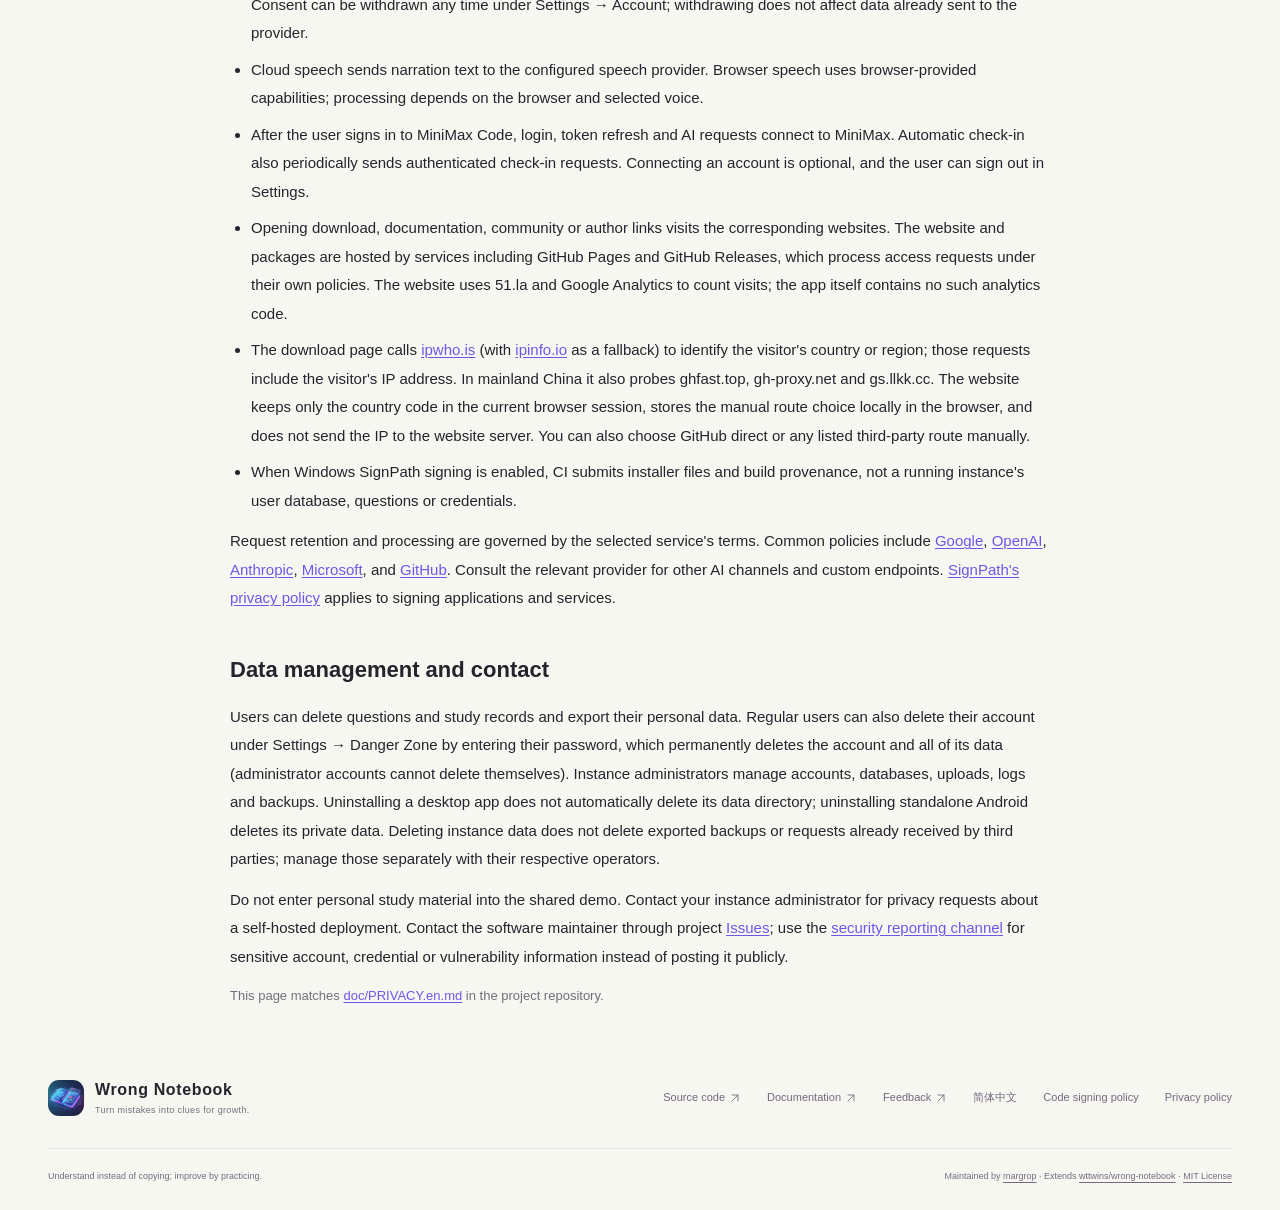
<file: en/privacy/index.html>
<!doctype html>
<html lang="en">
  <head>
    <meta charset="utf-8">
    <meta name="viewport" content="width=device-width, initial-scale=1">
    <meta name="color-scheme" content="light dark">
    <meta name="darkreader-lock">
    <meta name="theme-color" content="#f7f7f2">
    <meta name="description" content="Wrong Notebook privacy policy: what an instance stores, when data is sent to third-party AI providers, how to allow or withdraw consent, deleting accounts and data, and website analytics.">
    <meta property="og:type" content="website">
    <meta property="og:locale" content="en_US">
    <meta property="og:title" content="Privacy policy · Wrong Notebook">
    <meta property="og:description" content="Wrong Notebook privacy policy: what an instance stores, when data is sent to third-party AI providers, how to allow or withdraw consent, deleting accounts and data, and website analytics.">
    <meta property="og:image" content="../../assets/images/en/social-preview.png">
    <meta property="og:image:alt" content="Wrong Notebook: turn every mistake into a step forward, with the real notebook interface">
    <meta name="twitter:card" content="summary_large_image">
    <title>Privacy policy · Wrong Notebook</title>
    <!-- deployment-metadata -->
    <link rel="icon" type="image/png" href="../../assets/icons/app-icon.png">
    <link rel="apple-touch-icon" href="../../assets/icons/app-icon.png">
    <script>(function(){var p=null;try{p=localStorage.getItem("wn-site-theme")}catch(e){}if(p!=="light"&&p!=="dark")p="system";var r=document.documentElement,d=p==="dark"||(p==="system"&&window.matchMedia("(prefers-color-scheme: dark)").matches);r.setAttribute("data-theme-preference",p);r.setAttribute("data-theme",d?"dark":"light")})();</script>
    <link rel="stylesheet" href="../../assets/styles.css?v=20261031-dark">
    <link rel="stylesheet" href="../../assets/dark.css?v=20261031-dark">
    <script src="../../assets/theme.js" defer></script>
    <script src="../../assets/nav.js" defer></script>
    <script charset="UTF-8" id="LA_COLLECT" src="//sdk.51.la/js-sdk-pro.min.js"></script>
    <script>LA.init({id:"28UHgDQYzLfy5FsM",ck:"28UHgDQYzLfy5FsM"})</script>
    <!-- Google tag (gtag.js) -->
    <script async src="https://www.googletagmanager.com/gtag/js?id=G-Z600EP14KD"></script>
    <script>
      window.dataLayer = window.dataLayer || [];
      function gtag(){dataLayer.push(arguments);}
      gtag('js', new Date());

      gtag('config', 'G-Z600EP14KD');
    </script>
  </head>
  <body>
    <a class="skip-link" href="#main">Skip to content</a>
    <svg class="icon-definitions" xmlns="http://www.w3.org/2000/svg" aria-hidden="true">
      <symbol id="i-arrow-up" viewBox="0 0 24 24"><path d="M6 18 18 6M6 6h12v12"/></symbol>
      <symbol id="i-github" viewBox="0 0 24 24"><path d="M9 19c-4.3 1.3-4.3-2.2-6-2.6m12 5v-3.8a3.3 3.3 0 0 0-.9-2.6c3-.3 6.1-1.5 6.1-6.8A5.3 5.3 0 0 0 18.8 4a4.9 4.9 0 0 0-.1-3s-1.1-.3-3.6 1.4a13.6 13.6 0 0 0-6.5 0C6.1.7 5 1 5 1a4.9 4.9 0 0 0-.1 3 5.3 5.3 0 0 0-1.4 4.2c0 5.3 3.1 6.5 6.1 6.8a3.3 3.3 0 0 0-.9 2.6v3.8" transform="translate(1 1) scale(.91)"/></symbol>
      <symbol id="i-download" viewBox="0 0 24 24"><path d="M12 3v12m-5-5 5 5 5-5M4 17v2a2 2 0 0 0 2 2h12a2 2 0 0 0 2-2v-2"/></symbol>
      <symbol id="i-monitor" viewBox="0 0 24 24"><rect x="2" y="3" width="20" height="14" rx="2"/><path d="M8 21h8m-4-4v4"/></symbol>
      <symbol id="i-phone" viewBox="0 0 24 24"><rect x="6" y="2" width="12" height="20" rx="2.5"/><path d="M11 18h2"/></symbol>
      <symbol id="i-server" viewBox="0 0 24 24"><rect x="3" y="3" width="18" height="7" rx="1.5"/><rect x="3" y="14" width="18" height="7" rx="1.5"/><path d="M7 6.5h.01M7 17.5h.01"/></symbol>
      <symbol id="i-sparkle" viewBox="0 0 24 24"><path d="m12 3 2.6 6.4L21 12l-6.4 2.6L12 21l-2.6-6.4L3 12l6.4-2.6L12 3Zm7-2v4m-2-2h4"/></symbol>
      <symbol id="i-sun" viewBox="0 0 24 24"><circle cx="12" cy="12" r="4"/><path d="M12 2v2m0 16v2M4.9 4.9l1.4 1.4m11.4 11.4 1.4 1.4M2 12h2m16 0h2M4.9 19.1l1.4-1.4M17.7 6.3l1.4-1.4"/></symbol>
      <symbol id="i-moon" viewBox="0 0 24 24"><path d="M20 14.5A8 8 0 0 1 9.5 4 8 8 0 1 0 20 14.5Z"/></symbol>
      <symbol id="i-menu" viewBox="0 0 24 24"><path d="M4 7h16M4 12h16M4 17h16"/></symbol>
    </svg>

    <header class="site-header">
      <div class="container header-inner">
        <a class="brand" href="../" aria-label="Smart Wrong Notebook home">
          <img src="../../assets/icons/app-icon.png" alt="" width="38" height="38">
          <span>Wrong Notebook<small>智能错题本</small></span>
        </a>
        <nav class="desktop-nav" aria-label="Main navigation">
          <a href="../#features">Features</a><a href="../#preview">Screenshots</a><a href="../#deploy">Get started</a><a href="../download/">Download</a><a href="https://wrong-notebook-demo.margrop.net" target="_blank" rel="noopener noreferrer">Live demo</a><a href="../#faq">FAQ</a>
        </nav>
        <a class="github-link" href="https://github.com/margrop/wrong-notebook" target="_blank" rel="noopener noreferrer"><svg class="icon"><use href="#i-github"/></svg><span>GitHub</span><svg class="icon small"><use href="#i-arrow-up"/></svg></a>
        <div class="header-actions"><button class="theme-toggle icon-button" type="button" data-theme-toggle aria-label="Theme: Auto (follow system)" title="Theme: Auto (follow system)"><svg class="icon theme-icon-system"><use href="#i-monitor"/></svg><svg class="icon theme-icon-light"><use href="#i-sun"/></svg><svg class="icon theme-icon-dark"><use href="#i-moon"/></svg></button><a class="lang-switch" href="../../privacy/" hreflang="zh-CN" lang="zh-CN" aria-label="切换到简体中文">中文</a></div>
        <button class="menu-toggle icon-button" type="button" aria-label="Open navigation" aria-expanded="false" aria-controls="mobile-nav"><svg class="icon"><use href="#i-menu"/></svg></button>
      </div>
      <nav class="mobile-nav" id="mobile-nav" aria-label="Mobile navigation" hidden>
        <a href="../#features">Features</a><a href="../#preview">Screenshots</a><a href="../#deploy">Get started</a><a href="../download/">Download</a><a href="https://wrong-notebook-demo.margrop.net" target="_blank" rel="noopener noreferrer">Live demo</a><a href="../#faq">FAQ</a>
      </nav>
    </header>

    <main id="main">
      <section class="legal-page" aria-labelledby="privacy-title">
        <div class="container legal-container">
          <p class="eyebrow">PRIVACY</p>
          <h1 id="privacy-title">Privacy policy</h1>
          <p class="legal-meta">Updated: November 22, 2026</p>
          <div class="legal-body">
            <h2>Scope and storage</h2>
            <p>wrong-notebook is self-hostable study software. Desktop editions run the server locally. The operator of each Docker, npm, fnOS or source deployment manages that instance's data. Android clients connect to the instance chosen by the user. Who can access data depends on the deployment and its operator.</p>
            <p>An instance stores account information, password hashes, question text and images, answers, practice and exam records, and preferences needed for its features. Databases, uploaded files, server logs and configuration are stored in that instance's data or configuration directories; see the <a href="https://github.com/margrop/wrong-notebook/blob/main/doc/INSTALL_PACKAGES.md" target="_blank" rel="noopener noreferrer">installer guide</a> for platform paths. Browser diagnostic logs may include page URLs, browser identifiers, errors and operation context and are sent to the same instance's server. They are not automatically sent to the project maintainer's servers; only the anonymous statistics described under "Anonymous telemetry" are sent to the maintainer.</p>
            <p>AI API keys and endpoints, and credentials for a MiniMax Code account that the user chooses to connect, are stored in the instance configuration. MiniMax Code access and refresh tokens, account details and check-in results are stored in <code>minimax-code.json</code> in the configuration directory. Protect access to your instance, configuration and backups.</p>
            <h2>Anonymous telemetry</h2>
            <p>Telemetry is an instance-level setting controlled by the administrator; ordinary users cannot opt out individually:</p>
            <ul><li><strong>Forwarding</strong>: on by default after the administrator accepts the <a href="https://github.com/margrop/wrong-notebook/blob/main/doc/EULA.en.md" target="_blank" rel="noopener noreferrer">agreement</a> during initialization or in the installer wizard; off by default on instances upgraded from older versions. About every 6 hours the instance sends a batch to the Wrong Notebook collection service (<code>https://wrong-notebook-telemetry.margrop.net</code>, hosted on Vercel, <a href="https://github.com/margrop/wrong-notebook-telemetry" target="_blank" rel="noopener noreferrer">source code public</a>) containing only the app version, deployment platform (such as Docker or fnOS), event names with enumerated dimensions (such as page category, success, AI provider, duration range and count range), error categories and 16-character error fingerprints. It <strong>does not</strong> contain user or instance identifiers, IP addresses, email addresses, cookies, question content, OCR text, AI conversations, error messages, stack traces or page paths. The collection service stores only daily aggregated counts, deletes them after about 400 days, and its data is visible only to the maintainer; its application code does not store IP addresses, but the hosting platform's access logs keep request source addresses for a short period under the platform's policy.</li><li><strong>Local recording</strong> (off by default): usage statistics and sanitized error details (error message, stack trace, page path without IDs, browser family) are stored only in this instance's database, deleted after the retention period (30 days by default) and never forwarded.</li><li><strong>Error reporting</strong>: effective only when forwarding or local recording is on.</li></ul>
            <p>Administrators can turn forwarding off at any time under "Settings → User Management → Privacy &amp; telemetry", see what the instance collected, clear it immediately, or point it to a self-hosted collection service; the environment variable <code>TELEMETRY_DISABLED=true</code> forces all telemetry off. Telemetry data is not included in backups.</p>
            <h2>Third-party services</h2>
            <ul><li>AI recognition, explanations, exercises and animations send the question content, images, answers or prompts needed for the task to the AI provider and endpoint configured by the administrator. Before first use, each account sees an "AI data sharing" notice listing the data sent and the current provider, and <strong>nothing is sent until the user agrees</strong>. If the user declines, AI features are unavailable (mastery is estimated by rules instead) and everything else keeps working. Consent can be withdrawn any time under Settings → Account; withdrawing does not affect data already sent to the provider.</li><li>Cloud speech sends narration text to the configured speech provider. Browser speech uses browser-provided capabilities; processing depends on the browser and selected voice.</li><li>After the user signs in to MiniMax Code, login, token refresh and AI requests connect to MiniMax. Automatic check-in also periodically sends authenticated check-in requests. Connecting an account is optional, and the user can sign out in Settings.</li><li>Opening download, documentation, community or author links visits the corresponding websites. The website and packages are hosted by services including GitHub Pages and GitHub Releases, which process access requests under their own policies. The website uses 51.la and Google Analytics to count visits; the app itself contains no such analytics code.</li><li>The download page calls <a href="https://ipwho.is/" target="_blank" rel="noopener noreferrer">ipwho.is</a> (with <a href="https://ipinfo.io/" target="_blank" rel="noopener noreferrer">ipinfo.io</a> as a fallback) to identify the visitor's country or region; those requests include the visitor's IP address. In mainland China it also probes ghfast.top, gh-proxy.net and gs.llkk.cc. The website keeps only the country code in the current browser session, stores the manual route choice locally in the browser, and does not send the IP to the website server. You can also choose GitHub direct or any listed third-party route manually.</li><li>When Windows SignPath signing is enabled, CI submits installer files and build provenance, not a running instance's user database, questions or credentials.</li></ul>
            <p>Request retention and processing are governed by the selected service's terms. Common policies include <a href="https://policies.google.com/privacy" target="_blank" rel="noopener noreferrer">Google</a>, <a href="https://openai.com/policies/privacy-policy/" target="_blank" rel="noopener noreferrer">OpenAI</a>, <a href="https://www.anthropic.com/legal/privacy" target="_blank" rel="noopener noreferrer">Anthropic</a>, <a href="https://privacy.microsoft.com/privacystatement" target="_blank" rel="noopener noreferrer">Microsoft</a>, and <a href="https://docs.github.com/en/site-policy/privacy-policies/github-general-privacy-statement" target="_blank" rel="noopener noreferrer">GitHub</a>. Consult the relevant provider for other AI channels and custom endpoints. <a href="https://about.signpath.io/privacy-policy" target="_blank" rel="noopener noreferrer">SignPath's privacy policy</a> applies to signing applications and services.</p>
            <h2>Data management and contact</h2>
            <p>Users can delete questions and study records and export their personal data. Regular users can also delete their account under Settings → Danger Zone by entering their password, which permanently deletes the account and all of its data (administrator accounts cannot delete themselves). Instance administrators manage accounts, databases, uploads, logs and backups. Uninstalling a desktop app does not automatically delete its data directory; uninstalling standalone Android deletes its private data. Deleting instance data does not delete exported backups or requests already received by third parties; manage those separately with their respective operators.</p>
            <p>Do not enter personal study material into the shared demo. Contact your instance administrator for privacy requests about a self-hosted deployment. Contact the software maintainer through project <a href="https://github.com/margrop/wrong-notebook/issues" target="_blank" rel="noopener noreferrer">Issues</a>; use the <a href="https://github.com/margrop/wrong-notebook/blob/main/SECURITY.md" target="_blank" rel="noopener noreferrer">security reporting channel</a> for sensitive account, credential or vulnerability information instead of posting it publicly.</p>
          </div>
          <p class="legal-meta">This page matches <a href="https://github.com/margrop/wrong-notebook/blob/main/doc/PRIVACY.en.md" target="_blank" rel="noopener noreferrer">doc/PRIVACY.en.md</a> in the project repository.</p>
        </div>
      </section>
    </main>

    <footer class="site-footer container"><div class="footer-top"><a class="brand" href="../"><img src="../../assets/icons/app-icon.png" alt="" width="36" height="36"><span>Wrong Notebook<small>Turn mistakes into clues for growth.</small></span></a><nav aria-label="Footer navigation"><a href="https://github.com/margrop/wrong-notebook" target="_blank" rel="noopener noreferrer">Source code <svg class="icon small"><use href="#i-arrow-up"/></svg></a><a href="https://github.com/margrop/wrong-notebook/wiki/Home-en" target="_blank" rel="noopener noreferrer">Documentation <svg class="icon small"><use href="#i-arrow-up"/></svg></a><a href="https://github.com/margrop/wrong-notebook/issues" target="_blank" rel="noopener noreferrer">Feedback <svg class="icon small"><use href="#i-arrow-up"/></svg></a><a href="../../privacy/" hreflang="zh-CN" lang="zh-CN">简体中文</a><a href="https://github.com/margrop/wrong-notebook/blob/main/doc/CODE_SIGNING.en.md" target="_blank" rel="noopener noreferrer">Code signing policy</a><a href="./" aria-current="page">Privacy policy</a></nav></div><div class="footer-bottom"><p>Understand instead of copying; improve by practicing.</p><p>Maintained by <a href="https://github.com/margrop" target="_blank" rel="noopener noreferrer">margrop</a> · Extends <a href="https://github.com/wttwins/wrong-notebook" target="_blank" rel="noopener noreferrer">wttwins/wrong-notebook</a> · <a href="https://github.com/margrop/wrong-notebook/blob/main/LICENSE" target="_blank" rel="noopener noreferrer">MIT License</a></p></div></footer>
  </body>
</html>
</file>
<file: assets/styles.css>
@charset "UTF-8";

:root {
  color-scheme: light;
  --bg: #f7f7f2;
  --ink: #25242c;
  --muted: #716f7a;
  --purple: #7155e8;
  --purple-dark: #6043d1;
  --line: #e5e3df;
  --font: -apple-system, BlinkMacSystemFont, "Segoe UI", "PingFang SC", "Hiragino Sans GB", "Microsoft YaHei", sans-serif;
}

*, *::before, *::after { box-sizing: border-box; }
html { scroll-behavior: smooth; scroll-padding-top: 104px; }
body { margin: 0; background: var(--bg); color: var(--ink); font-family: var(--font); -webkit-font-smoothing: antialiased; line-height: 1.65; }
body.dialog-open { overflow: hidden; }
button, input { font: inherit; }
button, a { -webkit-tap-highlight-color: transparent; }
button { color: inherit; cursor: pointer; }
a { color: inherit; text-decoration: none; }
img { display: block; max-width: 100%; }
button { border: 0; }
h1, h2, h3, p, figure { margin: 0; }
::selection { background: #ded4ff; color: #33214e; }
:focus-visible { outline: 3px solid #a18af7; outline-offset: 5px; }
[hidden] { display: none !important; }
.container { width: min(1240px, calc(100% - 96px)); margin-inline: auto; }
.icon-definitions { position: absolute; width: 0; height: 0; overflow: hidden; }
.icon { display: inline-block; width: 24px; height: 24px; fill: none; stroke: currentColor; stroke-width: 1.7; stroke-linecap: round; stroke-linejoin: round; flex: 0 0 auto; vertical-align: middle; }
.icon.small { width: 18px; height: 18px; }
.icon-button { display: inline-flex; align-items: center; justify-content: center; padding: 10px; border-radius: 10px; background: transparent; }
.skip-link { position: fixed; top: -80px; left: 20px; padding: 10px 20px; border-radius: 8px; background: var(--ink); color: white; z-index: 100; }
.skip-link:focus { top: 10px; }
.site-header { position: sticky; top: 0; z-index: 20; background: rgb(247 247 242 / 94%); border-bottom: 1px solid rgb(229 227 223 / 70%); backdrop-filter: blur(16px); }
.header-inner { display: flex; align-items: center; justify-content: space-between; min-height: 88px; gap: 24px; }
.brand { display: inline-flex; align-items: center; gap: 11px; flex-shrink: 0; }
.brand img { border-radius: 11px; }
.brand > span { font-size: 18px; font-weight: 750; letter-spacing: .04em; line-height: 1.4; }
.brand small { display: block; font-size: 8px; font-weight: 600; letter-spacing: .15em; color: var(--muted); margin-top: 3px; }
.desktop-nav { display: flex; gap: 32px; padding-left: 32px; }
.desktop-nav a { color: #64616c; font-size: 14px; font-weight: 550; transition: color .2s; }
.desktop-nav a:hover, .desktop-nav a.active { color: var(--purple); }
.github-link { display: flex; align-items: center; gap: 9px; border: 1px solid #d9d7d1; padding: 9px 15px; border-radius: 9px; font-size: 13px; font-weight: 600; background: #fff9; transition: border-color .2s, background .2s; }
.github-link:hover { background: white; border-color: var(--purple); }
.github-link .icon { width: 19px; height: 19px; }
.github-link .small { width: 14px; height: 14px; margin-left: 5px; }
.menu-toggle, .mobile-nav { display: none; }
.lang-switch { margin-left: -12px; padding: 9px 4px; color: #64616c; font-size: 13px; font-weight: 600; white-space: nowrap; transition: color .2s; }
.lang-switch:hover { color: var(--purple); }
.header-actions { display: flex; align-items: center; gap: 6px; margin-left: -12px; }
.header-actions .lang-switch { margin-left: 0; }
.theme-toggle { padding: 8px; color: #64616c; transition: color .2s; }
.theme-toggle:hover { color: var(--purple); }
.theme-toggle .icon { width: 20px; height: 20px; }
.theme-toggle .theme-icon-light, .theme-toggle .theme-icon-dark { display: none; }
html[data-theme-preference="light"] .theme-toggle .theme-icon-system, html[data-theme-preference="dark"] .theme-toggle .theme-icon-system { display: none; }
html[data-theme-preference="light"] .theme-toggle .theme-icon-light, html[data-theme-preference="dark"] .theme-toggle .theme-icon-dark { display: inline-block; }
html:lang(en) h1 { letter-spacing: -.035em; }
.hero { overflow: hidden; position: relative; background: radial-gradient(ellipse at 84% 24%, #eae5f8a3, transparent 43%); }
.hero-grid { display: grid; grid-template-columns: 1fr 1.08fr; gap: 38px; align-items: center; padding-top: 62px; padding-bottom: 52px; min-height: 630px; }
.eyebrow { color: var(--purple); font-size: 11px; letter-spacing: .13em; font-weight: 700; line-height: 1.7; }
.pill { display: inline-flex; gap: 9px; align-items: center; border: 1px solid #e2daf7; border-radius: 99px; padding: 6px 12px; font-size: 11px; letter-spacing: .05em; background: #f0ecfa; }
.pill .icon { margin-left: 7px; }
.status-dot { display: inline-block; width: 6px; height: 6px; border-radius: 50%; flex-shrink: 0; background: currentColor; box-shadow: 0 0 0 3px rgb(113 85 232 / 8%); }
h1 { font-size: clamp(36px, 4.15vw, 59px); font-weight: 780; line-height: 1.4; letter-spacing: -.055em; margin-top: 24px; white-space: nowrap; }
.highlight { position: relative; color: var(--purple); }
.highlight > svg { position: absolute; width: 100%; height: 15px; left: 0; bottom: -12px; fill: none; stroke: #b9a4f3; stroke-width: 4px; stroke-linecap: round; }
.hero-description { font-size: 16px; color: var(--muted); line-height: 1.95; margin-top: 31px; }
.hero-actions { display: flex; gap: 12px; margin-top: 31px; flex-wrap: wrap; }
.button { display: inline-flex; align-items: center; justify-content: center; gap: 18px; padding: 13px 23px; min-height: 50px; border-radius: 9px; font-size: 14px; font-weight: 650; border: 1px solid transparent; transition: transform .2s, background .2s, box-shadow .2s; }
.button:hover { transform: translateY(-2px); }
.button .icon { width: 20px; height: 20px; }
.button-primary { background: var(--purple); color: white; box-shadow: 0 6px 14px #7155e821; }
.button-primary:hover { background: var(--purple-dark); box-shadow: 0 9px 19px #7155e834; }
.button-outline { border-color: #ddd9e3; background: #ffffff80; gap: 9px; }
.button-outline:hover { background: white; }
.hero-notes { display: flex; gap: 19px; margin-top: 24px; color: #716a7a; font-size: 11px; }
.hero-notes span { display: flex; gap: 4px; align-items: center; }
.hero-notes .icon { width: 13px; height: 13px; color: #9182ac; }
.hero-community { display: inline-flex; align-items: center; gap: 14px; margin-top: 22px; padding: 8px 18px 8px 8px; background: #fff; border: 1px solid var(--line); border-radius: 16px; }
.hero-community:hover { border-color: var(--purple); }
.hero-community img { flex: none; width: 96px; height: 96px; border-radius: 10px; }
.hero-community > span { display: flex; flex-direction: column; gap: 3px; text-align: left; }
.hero-community strong { font-size: 12px; }
.hero-community .qq-number { color: var(--purple); font-size: 17px; font-weight: 700; font-variant-numeric: tabular-nums; }
.hero-community small { color: var(--muted); font-size: 11px; }
#community { scroll-margin-top: 90px; }
.hero-visual { position: relative; min-width: 0; padding-top: 42px; padding-bottom: 55px; }
.orbit { position: absolute; border: 1px dashed #c9bfe1; border-radius: 50%; z-index: 0; pointer-events: none; }
.orbit-one { width: 410px; height: 410px; top: 0; right: -16px; transform: rotate(-30deg); }
.orbit-two { width: 490px; height: 380px; top: 70px; left: 16px; opacity: .4; }
.hero-window { position: relative; z-index: 2; margin-right: -24px; border-radius: 12px; background: #fff; overflow: hidden; box-shadow: 0 25px 60px -17px #453b6f5e, 0 3px 8px #493a7014; transform: rotate(-3deg); border: 5px solid white; }
.window-bar { min-height: 34px; display: flex; align-items: center; justify-content: space-between; gap: 20px; font-size: 9px; color: #786d84; padding: 3px 12px 7px; }
.window-bar > .icon { width: 13px; height: 13px; }
.window-dots { display: inline-flex; gap: 5px; align-items: center; }
.window-dots i { width: 6px; height: 6px; border-radius: 50%; background: #dedbe7; }
.window-dots i:first-child { background: #f2bcb8; }
.window-dots i:nth-child(2) { background: #edda9b; }
.window-dots i:last-child { background: #c2d7b5; }
.image-button { display: block; width: 100%; padding: 0; background: transparent; text-align: left; }
.image-button:hover img { filter: brightness(1.06); }
.hero-screenshot { width: 100%; height: auto; border-radius: 5px; }
.paper-note { position: absolute; top: -18px; left: 9%; width: 173px; height: 143px; padding: 16px 18px; background-color: #f9edc7; background-image: repeating-linear-gradient(transparent 0 25px, #d9c59150 25px 26px); border-radius: 2px; color: #7d6943; transform: rotate(-11deg); font-size: 16px; font-weight: 650; line-height: 1.9; box-shadow: 0 6px 15px #63501d0d; }
.paper-note svg { position: absolute; width: 57px; height: 30px; right: 3px; bottom: 5px; fill: none; stroke: #a6986b; stroke-width: 3px; stroke-linecap: round; }
.floating-tag { display: flex; align-items: center; gap: 6px; position: absolute; top: 5px; right: -8px; background: #e4dcfa; color: #6952aa; padding: 10px 15px; font-size: 11px; border-radius: 7px; transform: rotate(6deg); z-index: 3; box-shadow: 0 6px 17px #6b4c9810; }
.floating-tag .icon { width: 16px; height: 16px; }
.review-note { display: flex; align-items: center; gap: 11px; position: absolute; bottom: 29px; left: -17px; padding: 15px 16px; z-index: 4; background: #fff; border: 1px solid #e8e4eb; border-radius: 11px; box-shadow: 0 12px 35px #4f3d7819; transform: rotate(2deg); }
.review-check { display: grid; place-items: center; width: 37px; height: 37px; border-radius: 50%; background: #e4f1e8; color: #61947e; }
.review-check .icon { width: 19px; height: 19px; }
.review-note strong { display: block; font-size: 12px; font-weight: 650; }
.review-note div > span { display: block; margin-top: 2px; font-size: 9px; color: #766b80; }
.mini-trend { width: 55px; height: 35px; margin-left: 14px; fill: none; stroke: #9b87d7; stroke-width: 2; stroke-linecap: round; stroke-linejoin: round; }
.visual-caption { position: absolute; font-size: 9px; color: #786c82; bottom: 0; right: 7px; letter-spacing: .02em; }
.promise-strip { display: flex; justify-content: space-between; gap: 20px; align-items: center; border-top: 1px solid var(--line); min-height: 104px; color: #706c7b; }
.promise-strip > p { font-size: 11px; color: #766d7e; }
.promise-strip > span { display: flex; gap: 9px; align-items: center; font-size: 13px; font-weight: 550; }
.promise-strip .icon { width: 20px; height: 20px; color: #91899e; }
.promise-pwa { font-size: 18px !important; font-weight: 750 !important; letter-spacing: -.04em; }
.promise-pwa small { font-size: 11px; font-weight: 400; letter-spacing: 0; }
.section { padding: 94px 0; }
.section-heading h2, .deploy-copy h2 { font-size: clamp(29px, 3vw, 40px); line-height: 1.45; letter-spacing: -.045em; font-weight: 740; margin-top: 13px; }
.section-heading > p:not(.eyebrow), .heading-row > p { font-size: 14px; line-height: 1.9; color: var(--muted); margin-top: 16px; }
.center { text-align: center; }
.workflow { background: #eeeee780; border-top: 1px solid #eae8e260; }
.workflow-grid { list-style: none; padding: 0; margin: 53px 0 0; display: grid; grid-template-columns: repeat(4, 1fr); gap: 36px; }
.workflow-grid > li { position: relative; }
.workflow-grid > li:not(:last-child)::after { content: ""; display: block; height: 1px; width: 53%; position: absolute; top: 25px; left: 62%; background: repeating-linear-gradient(to right, #d9d4e0 0 3px, transparent 3px 7px); }
.step-top { display: flex; align-items: center; gap: 14px; }
.step-number { color: #786d82; font-size: 12px; font-family: ui-monospace, monospace; }
.step-icon { display: grid; place-items: center; width: 49px; height: 49px; border-radius: 13px; }
.lavender { background: #e7e0f6; color: #9277c8; }
.peach { background: #f5e6dc; color: #bc8969; }
.mint { background: #dfece3; color: #7b9d87; }
.lemon { background: #f1edcf; color: #ae9d4d; }
.step-icon .icon { width: 24px; height: 24px; }
.workflow-grid h3 { font-size: 17px; font-weight: 650; margin-top: 24px; }
.workflow-grid p { font-size: 13px; color: var(--muted); line-height: 1.95; margin-top: 11px; max-width: 245px; }
.step-label { display: inline-block; margin-top: 21px; color: #786d82; font-size: 10px; letter-spacing: .02em; }
.heading-row { display: flex; justify-content: space-between; align-items: flex-end; gap: 40px; }
.heading-row > p { padding-bottom: 4px; }
.features { padding-bottom: 64px; }
.feature-grid { display: grid; grid-template-columns: repeat(6, 1fr); gap: 21px; margin-top: 43px; }
.feature-card { grid-column: span 2; border: 1px solid #e9e6e0; background: #fffdfa; border-radius: 16px; padding: 29px; overflow: hidden; position: relative; }
.feature-card h3 { font-size: 18px; font-weight: 700; line-height: 1.55; letter-spacing: -.025em; }
.feature-card p { font-size: 13px; color: var(--muted); line-height: 1.9; margin-top: 12px; }
.animation-card { grid-column: span 3; background: #ece7f5; border-color: #e5dcf1; padding: 31px 32px 0; }
.feature-kicker { display: flex; align-items: center; gap: 7px; font-size: 11px; font-weight: 550; color: #745a98; }
.feature-kicker .icon { width: 17px; height: 17px; }
.animation-card h3, .practice-card h3 { font-size: 29px; line-height: 1.5; margin-top: 17px; }
.animation-card p { color: #6f617f; position: relative; z-index: 1; }
.animation-screenshot { margin-top: 27px; position: relative; border: 5px solid #fff; border-bottom: 0; border-radius: 11px 11px 0 0; overflow: hidden; box-shadow: 0 12px 30px #46334f29; }
.animation-screenshot img { width: 100%; height: auto; }
.image-overlay { display: flex; align-items: center; gap: 7px; position: absolute; bottom: 12px; right: 12px; color: white; background: #29262fce; padding: 5px 10px; font-size: 9px; border: 1px solid #ffffff24; border-radius: 5px; }
.image-overlay .icon { width: 13px; height: 13px; }
.card-corner-spark { position: absolute; font-size: 98px; color: #c6b5e5; right: 27px; top: 60px; transform: rotate(12deg); }
.practice-card { grid-column: span 3; padding: 31px 32px; background: #eeeee8; border-color: #e5e5de; }
.practice-card .feature-kicker { color: #62765c; }
.practice-card p { max-width: 420px; }
.practice-illustration { max-width: 360px; margin: 22px auto 0; }
.sample-question { background: #fffefb; border: 1px solid #e4e3da; border-radius: 9px; padding: 13px 22px; box-shadow: 0 4px 6px #39312904; transform: rotate(-2deg); }
.sample-question > span { font-size: 9px; color: #786f60; display: block; }
.sample-question strong { font-family: Georgia, serif; font-size: 24px; letter-spacing: .05em; color: #655c74; display: block; margin-top: 4px; font-weight: 400; }
.sample-question i { color: #796d83; font-size: 10px; font-style: normal; }
.practice-connector { display: flex; align-items: center; justify-content: center; gap: 7px; font-size: 9px; color: #776b80; padding: 9px 0; }
.practice-connector .icon { width: 14px; height: 14px; }
.variant { transform: rotate(2deg); border-color: #d3c7ec; background: #f5f0fc; }
.variant > span { color: #7b5d9a; }
.variant strong { color: #9276b9; }
.illustration-label { display: block; text-align: right; margin-top: 7px; color: #aba6ab; font-size: 8px; }
.feature-icon { color: #8a7a9e; display: inline-block; margin-bottom: 17px; }
.feature-icon .icon { width: 24px; height: 24px; }
.tags-card { min-height: 315px; }
.tag-tree { display: flex; font-size: 10px; color: #776b80; align-items: center; margin-top: 26px; }
.tag-tree span { display: inline-block; background: #f3f0f6; padding: 5px 10px; border-radius: 5px; white-space: nowrap; }
.tag-tree > div { border-left: 1px solid #ddd6e5; padding-left: 16px; margin-left: 16px; position: relative; }
.tag-tree > div::before { content: ""; position: absolute; width: 16px; height: 1px; left: -17px; top: 50%; background: #ddd6e5; }
.tag-tree > div > div { display: flex; gap: 7px; margin-top: 8px; }
.tag-tree .tag-accent { color: #72558f; background: #eae1f6; }
.paper-preview { position: relative; background: #fff; border: 1px solid #e9e5df; border-radius: 4px; padding: 15px 19px 9px; margin: 20px 0 -61px 11px; transform: rotate(-5deg); box-shadow: 0 5px 20px #756f6410; }
.paper-preview > div { display: flex; align-items: center; justify-content: space-between; border-bottom: 1px solid #eee9df; padding-bottom: 9px; font-size: 10px; color: #796d5c; }
.paper-preview .icon { width: 15px; height: 15px; color: #c4bcb0; }
.paper-preview > span { display: flex; align-items: center; gap: 10px; color: #7f7362; font-size: 8px; margin-top: 19px; }
.paper-preview i { width: 73%; height: 3px; background: #efece7; }
.paper-preview > small { display: block; margin-top: 18px; color: #7c6f5e; font-size: 8px; }
.mastery-path { display: flex; justify-content: space-between; margin-top: 25px; position: relative; }
.mastery-path::before { content: ""; width: 73%; height: 1px; background: #e2e8de; position: absolute; top: 15px; left: 13%; }
.mastery-path > span { display: flex; flex-direction: column; align-items: center; gap: 8px; font-size: 9px; color: #6f7868; z-index: 1; }
.mastery-path i { display: grid; place-items: center; width: 31px; height: 31px; font-style: normal; font-size: 14px; border-radius: 50%; border: 5px solid #fffdfa; }
.history-wrong { background: #f7e2d9; color: #b38e7c; }
.history-correct { background: #dbead9; color: #82a07b; }
.mastery-footnote { display: flex; gap: 5px; align-items: center; margin-top: 23px; font-size: 9px; color: #72795f; }
.mastery-footnote .icon { width: 12px; height: 12px; }
.small-features { display: flex; justify-content: center; gap: 40px; flex-wrap: wrap; margin-top: 35px; font-size: 11px; color: #776d80; }
.small-features span { display: flex; align-items: center; gap: 7px; }
.small-features .icon { width: 16px; height: 16px; }
.preview-section { background: #27242f; color: #f4effa; position: relative; overflow: hidden; margin-top: 26px; padding-bottom: 66px; }
.preview-section .eyebrow { color: #b1a2d7; }
.preview-section h2 { font-size: 39px; }
.preview-section .heading-row > p { color: #a39aaf; }
.preview-tabs { display: flex; align-items: center; justify-content: center; gap: 10px; margin-top: 39px; margin-bottom: 27px; flex-wrap: wrap; }
.preview-tabs button { display: inline-flex; align-items: center; justify-content: center; gap: 7px; padding: 10px 16px; border-radius: 7px; color: #b6acc5; font-size: 12px; background: transparent; transition: background .2s, color .2s; border: 1px solid #ffffff0c; }
.preview-tabs button[aria-selected="true"] { color: #eee6ff; background: #655086; border-color: #8d72b759; }
.preview-tabs button:hover { background: #ffffff0b; }
.preview-tabs button[aria-selected="true"]:hover { background: #715a95; }
.preview-tabs .icon { width: 15px; height: 15px; }
.preview-panel { max-width: 1060px; margin-inline: auto; overflow: hidden; border: 1px solid #6155686b; border-radius: 12px; background: #f7f8fb; box-shadow: 0 20px 55px #0b061e3d; }
.preview-toolbar { min-height: 42px; display: flex; align-items: center; justify-content: space-between; padding: 7px 16px; color: #6f6680; font-size: 10px; background: #ece9f2; }
.preview-toolbar .window-dots i { opacity: .6; }
.preview-expand { display: flex; align-items: center; gap: 5px; background: transparent; color: #6f6680; font-size: 9px; border-radius: 4px; }
.preview-expand:hover { color: #3f3654; }
.preview-expand .icon { width: 12px; height: 12px; }
#preview-image { width: 100%; height: auto; aspect-ratio: 1140 / 784; object-fit: contain; background: #f7f8fb; }
.preview-image-button { cursor: zoom-in; }
.preview-caption { display: flex; max-width: 1060px; margin: 20px auto 0; justify-content: space-between; gap: 22px; align-items: center; }
.preview-caption p { color: #b0a7bc; font-size: 11px; }
.preview-caption span { color: #a397b2; font-size: 9px; white-space: nowrap; }
.noscript-notice { font-size: 12px; margin-top: 20px; color: #c8b6ed; }
.noscript-notice a { text-decoration: underline; }
.deploy-section { padding-top: 115px; }
.deploy-grid { display: grid; grid-template-columns: .9fr 1.1fr; gap: 85px; align-items: center; }
.deploy-copy h2 { font-size: 39px; }
.section-description { font-size: 14px; line-height: 1.95; color: var(--muted); margin-top: 22px; }
.deploy-benefits { list-style: none; margin: 31px 0 26px; padding: 0; }
.deploy-benefits li { display: flex; gap: 14px; align-items: flex-start; margin-top: 22px; }
.deploy-benefits > li > .icon { color: #9b8ab7; width: 21px; height: 21px; margin-top: 2px; }
.deploy-benefits strong { font-size: 13px; font-weight: 650; }
.deploy-benefits p { font-size: 11px; color: #786b80; line-height: 1.9; margin-top: 5px; }
.text-link { display: inline-flex; align-items: center; gap: 7px; color: var(--purple); font-size: 12px; font-weight: 600; }
.text-link:hover { text-decoration: underline; text-underline-offset: 4px; }
.text-link .icon { width: 14px; height: 14px; }
.deploy-terminal { min-width: 0; border: 1px solid #e5e0e9; background: #eeebf2; border-radius: 12px; overflow: hidden; }
.terminal-top { display: flex; align-items: center; justify-content: space-between; gap: 15px; padding: 15px 18px; border-bottom: 1px solid #e1dae8; }
.terminal-top > div { display: flex; gap: 5px; }
.terminal-top button { color: #786685; background: transparent; border-radius: 5px; padding: 6px 12px; font-size: 11px; }
.terminal-top button[aria-selected="true"] { color: #6f518e; background: #fff; box-shadow: 0 2px 5px #40314007; }
.terminal-label { font-family: ui-monospace, monospace; font-size: 8px; letter-spacing: .12em; color: #7d6c8a; }
.code-panel { background: #f5f2f7; }
.code-heading { display: flex; justify-content: space-between; gap: 12px; align-items: center; padding: 19px 23px 0; color: #7b658a; font-size: 10px; }
.copy-button { display: flex; gap: 4px; align-items: center; padding: 4px 5px; background: transparent; color: #786384; font-size: 9px; border-radius: 4px; flex-shrink: 0; }
.copy-button:hover { color: var(--purple-dark); }
.copy-button .icon { width: 12px; height: 12px; }
pre { margin: 0; padding: 18px 23px 24px; overflow-x: auto; color: #65536f; font-size: 10px; line-height: 2.05; tab-size: 2; }
code { font-family: "SFMono-Regular", Consolas, "Liberation Mono", monospace; }
.code-comment { color: #7f688d; }
.terminal-note { color: #776182; border-top: 1px solid #e9e2ed; padding: 12px 23px; display: flex; gap: 10px; align-items: center; font-size: 10px; }
.terminal-note .status-dot { width: 5px; height: 5px; color: #a0b39c; box-shadow: none; }
.terminal-note code { color: #7c628d; }
.setup-note { padding: 17px 23px; font-size: 10px; line-height: 1.8; color: #7a6587; }
.faq-section { padding-top: 74px; }
.faq-grid { display: grid; grid-template-columns: .8fr 1.2fr; gap: 100px; }
.faq-section h2 { font-size: 37px; }
.faq-section .text-link { margin-top: 24px; }
.community-card { display: flex; align-items: center; gap: 18px; width: fit-content; max-width: 100%; margin-top: 30px; padding: 14px 20px 14px 14px; background: #fff; border: 1px solid var(--line); border-radius: 18px; }
.community-card:hover { border-color: var(--purple); }
.community-card img { flex: none; width: 150px; height: auto; border-radius: 12px; }
.community-card > span { display: flex; flex-direction: column; gap: 6px; max-width: 170px; }
.community-card strong { font-size: 13px; }
.community-card .qq-number { color: var(--purple); font-size: 18px; font-weight: 700; font-variant-numeric: tabular-nums; letter-spacing: .02em; }
.community-card small { color: var(--muted); font-size: 11px; line-height: 1.7; }
.faq-list details { border-bottom: 1px solid #e1dedf; }
.faq-list details:first-child { border-top: 1px solid #e1dedf; }
.faq-list summary { display: flex; align-items: center; justify-content: space-between; gap: 20px; padding: 21px 0; cursor: pointer; font-size: 13px; font-weight: 550; list-style: none; }
.faq-list summary::-webkit-details-marker { display: none; }
.faq-list summary .icon { color: #a496ae; width: 15px; height: 15px; transition: transform .2s; }
.faq-list details[open] summary .icon { transform: rotate(180deg); }
.faq-list details p { color: #74677d; font-size: 12px; line-height: 1.95; padding: 0 25px 23px 0; }
.final-cta { display: flex; align-items: center; justify-content: space-between; position: relative; overflow: hidden; background: #7760b3; color: white; border-radius: 18px; padding: 51px 65px 55px; margin-top: 10px; margin-bottom: 68px; }
.final-cta .eyebrow { color: #f4eafa; font-size: 10px; }
.final-cta h2 { font-size: 43px; line-height: 1.5; letter-spacing: -.04em; margin-top: 12px; }
.final-cta h2 > span { color: #f6e6a0; }
.final-cta p:not(.eyebrow) { color: #f5effb; font-size: 12px; margin-top: 11px; }
.button-light { background: #fff; color: #7155a3; margin-top: 27px; font-size: 12px; gap: 13px; padding: 11px 18px; min-height: 44px; }
.button-light .icon { width: 17px; height: 17px; }
.button-light:hover { background: #faf3ff; }
.cta-art { position: relative; width: 300px; height: 230px; flex: 0 0 auto; margin-right: 12px; }
.cta-star { font-size: 170px; position: absolute; color: #f5df9a; line-height: 1; left: -60px; top: -2px; transform: rotate(8deg); }
.cta-note { background: #e8dcf4; color: #8a6bad; border-radius: 3px; width: 207px; height: 203px; padding: 25px 28px; position: absolute; top: 23px; right: 3px; transform: rotate(11deg); box-shadow: 0 15px 30px #34234d26; }
.cta-note > span { font-size: 11px; color: #a08bb8; }
.cta-note strong { display: block; font-size: 32px; margin-top: 3px; letter-spacing: .05em; }
.cta-note svg { width: 110px; height: 55px; fill: none; stroke: #aa92c6; stroke-width: 3; stroke-linejoin: round; stroke-linecap: round; margin-top: 10px; }
.site-footer { padding-bottom: 27px; }
.footer-top { display: flex; align-items: center; justify-content: space-between; gap: 24px; padding-bottom: 31px; border-bottom: 1px solid var(--line); }
.site-footer .brand > span { font-size: 16px; }
.site-footer .brand small { font-size: 9px; font-weight: 400; letter-spacing: .04em; }
.footer-top nav { display: flex; flex-wrap: wrap; align-items: center; gap: 26px; font-size: 11px; color: #74677d; }
.footer-top nav a { display: flex; gap: 4px; align-items: center; }
.footer-top nav a .icon { width: 12px; height: 12px; }
.site-footer a:hover { color: var(--purple); }
.footer-bottom { display: flex; align-items: center; justify-content: space-between; gap: 20px; color: #766b7e; font-size: 9px; padding-top: 20px; }
.footer-bottom a { text-decoration: underline; text-underline-offset: 3px; }
.image-dialog { width: min(1250px, calc(100vw - 48px)); max-width: none; padding: 0; border: 1px solid #ffffff21; background: #2c2933; color: #eee7f5; border-radius: 12px; box-shadow: 0 30px 120px #100b2966; max-height: calc(100dvh - 48px); overflow: auto; }
.image-dialog::backdrop { background: #17121dcc; backdrop-filter: blur(7px); }
.dialog-toolbar { display: flex; align-items: center; justify-content: space-between; gap: 20px; position: sticky; top: 0; padding: 8px 16px 8px 22px; background: #312b3af5; }
.dialog-toolbar h2 { font-size: 13px; font-weight: 550; }
.dialog-toolbar button { color: #d2c6e1; }
.dialog-toolbar button:hover { background: #ffffff0d; }
#dialog-image { max-height: calc(100dvh - 170px); width: 100%; object-fit: contain; background: #f7f8fb; }
#dialog-description { padding: 15px 22px; font-size: 11px; color: #b2a5c0; }
.toast { position: fixed; bottom: 28px; left: 50%; transform: translateX(-50%); border-radius: 9px; background: #30253d; color: white; box-shadow: 0 8px 25px #30253d25; padding: 11px 23px; z-index: 50; font-size: 12px; max-width: calc(100% - 40px); }

@media (max-width: 1150px) {
  .container { width: calc(100% - 64px); }
  .desktop-nav { gap: 21px; padding-left: 0; }
  .hero-grid { gap: 30px; padding-top: 70px; padding-bottom: 70px; min-height: 580px; }
  h1 { font-size: 4.2vw; }
  .hero-description { font-size: 14px; }
  .hero-notes { gap: 11px; font-size: 10px; }
  .hero-window { margin-right: 0; }
  .hero-visual { padding-top: 48px; }
  .paper-note { top: -17px; width: 150px; font-size: 14px; height: 130px; }
  .floating-tag { top: 2px; font-size: 9px; padding: 8px 10px; }
  .review-note { padding: 11px; bottom: 31px; left: -8px; }
  .review-note strong { font-size: 10px; }
  .review-note div > span { font-size: 8px; }
  .review-check { width: 30px; height: 30px; }
  .review-note .mini-trend { width: 38px; margin-left: 5px; }
  .promise-strip { gap: 14px; }
  .promise-strip > span { font-size: 11px; gap: 6px; }
  .promise-pwa small { display: none; }
  .workflow-grid { gap: 25px; }
  .workflow-grid h3 { font-size: 16px; }
  .feature-card { padding: 25px; }
  .animation-card { padding-bottom: 0; }
  .feature-card h3 { font-size: 16px; }
  .animation-card h3, .practice-card h3 { font-size: 27px; }
  .feature-grid { gap: 16px; }
  .feature-card p { font-size: 12px; }
  .card-corner-spark { right: 10px; font-size: 80px; }
  .tag-tree > div { padding-left: 10px; margin-left: 10px; }
  .tag-tree span { padding-inline: 7px; }
  .tag-tree > div::before { left: -11px; width: 10px; }
  .tag-tree > div > div { gap: 4px; }
  .small-features { gap: 28px; }
  .deploy-grid { gap: 45px; }
  .code-heading { padding-inline: 16px; }
  pre { padding-inline: 16px; font-size: 9px; }
  .terminal-note, .setup-note { padding-inline: 16px; }
  .terminal-label { display: none; }
  .faq-grid { gap: 65px; }
  .final-cta { padding-inline: 45px; }
}
@media (max-width: 900px) {
  .header-inner { min-height: 76px; gap: 15px; }
  .brand > span { font-size: 16px; }
  .desktop-nav { gap: 18px; }
  .desktop-nav a { font-size: 12px; }
  .desktop-nav a:last-child { display: none; }
  .github-link { padding: 8px 11px; }
  .github-link .small { display: none; }
  .hero-grid { padding-block: 63px; grid-template-columns: 1fr 1fr; gap: 24px; }
  .hero .pill { font-size: 9px; padding: 5px 8px; }
  .hero .pill .icon { display: none; }
  h1 { font-size: 4.2vw; margin-top: 22px; }
  .hero-description { font-size: 13px; margin-top: 26px; }
  .hero-actions { gap: 8px; margin-top: 24px; }
  .hero-actions .button { padding: 10px 13px; font-size: 11px; gap: 9px; min-height: 44px; }
  .hero-actions .icon { width: 16px; height: 16px; }
  .hero-notes { font-size: 8px; gap: 8px; margin-top: 20px; }
  .hero-notes .icon { width: 10px; height: 10px; }
  .hero-window { transform: rotate(-4deg); }
  .paper-note { left: 4%; top: -10px; height: 116px; width: 135px; font-size: 12px; }
  .floating-tag { right: -7px; top: 15px; font-size: 8px; }
  .floating-tag .icon { width: 12px; height: 12px; }
  .review-note { left: -5px; gap: 8px; }
  .review-note .mini-trend { display: none; }
  .hero-visual { padding-bottom: 63px; padding-top: 66px; }
  .window-bar { min-height: 26px; font-size: 7px; padding: 0 6px 4px; }
  .window-dots i { width: 4px; height: 4px; }
  .promise-strip { min-height: 90px; }
  .promise-strip > p { display: none; }
  .section { padding-block: 76px; }
  .section-heading h2, .deploy-copy h2 { font-size: 32px; }
  .eyebrow { font-size: 9px; }
  .section-heading > p:not(.eyebrow), .heading-row > p { font-size: 12px; }
  .workflow-grid { grid-template-columns: 1fr 1fr; gap: 35px 45px; margin-top: 38px; }
  .workflow-grid p { max-width: none; font-size: 12px; }
  .workflow-grid > li:nth-child(2)::after { display: none; }
  .workflow-grid > li::after { width: 62% !important; left: 34% !important; }
  .step-label { margin-top: 13px; }
  .workflow-grid h3 { margin-top: 17px; }
  .heading-row { gap: 25px; }
  .heading-row > p { max-width: 230px; }
  .feature-grid { grid-template-columns: 1fr 1fr; margin-top: 31px; }
  .feature-card { grid-column: span 1; padding: 24px; }
  .animation-card { padding-bottom: 0; }
  .animation-card h3, .practice-card h3 { font-size: 25px; }
  .animation-card p br { display: none; }
  .feature-kicker { font-size: 10px; }
  .card-corner-spark { font-size: 67px; right: 5px; top: 64px; opacity: .5; }
  .animation-screenshot { margin-top: 48px; }
  .mastery-card { grid-column: 1 / -1; min-height: auto; display: grid; grid-template-columns: 1fr 1fr; column-gap: 36px; }
  .mastery-card .feature-icon { grid-column: 1; }
  .mastery-card h3 { grid-column: 1; }
  .mastery-card > p { grid-column: 1; grid-row: 3 / 5; }
  .mastery-path { grid-column: 2; grid-row: 1 / 4; margin-top: 16px; }
  .mastery-footnote { grid-column: 2; grid-row: 4; justify-content: center; margin-top: 5px; }
  .tags-card, .print-card { min-height: 300px; }
  .small-features { font-size: 10px; gap: 18px; }
  .preview-tabs { gap: 7px; }
  .preview-tabs button { padding: 9px 12px; font-size: 10px; gap: 5px; }
  .preview-tabs .icon { width: 13px; height: 13px; }
  .preview-caption { align-items: flex-start; }
  .preview-caption p { font-size: 10px; }
  .deploy-grid { gap: 35px; grid-template-columns: .85fr 1.15fr; }
  .deploy-copy h2 { font-size: 31px; }
  .deploy-copy .section-description { font-size: 12px; }
  .deploy-benefits p { font-size: 10px; }
  .deploy-benefits strong { font-size: 12px; }
  .deploy-benefits > li > .icon { width: 18px; height: 18px; }
  .code-heading { align-items: flex-start; font-size: 9px; gap: 5px; }
  .copy-button { font-size: 8px; }
  .terminal-top { padding: 12px; }
  .terminal-top button { font-size: 10px; }
  pre { font-size: 8px; }
  .terminal-note { font-size: 8px; gap: 5px; }
  .setup-note { font-size: 9px; }
  .faq-grid { gap: 45px; grid-template-columns: .8fr 1.2fr; }
  .faq-list summary { font-size: 12px; padding-block: 19px; }
  .faq-list details p { font-size: 11px; }
  .final-cta { padding: 40px; margin-bottom: 50px; }
  .final-cta h2 { font-size: 34px; }
  .final-cta .eyebrow { font-size: 8px; }
  .cta-art { width: 200px; transform: scale(.8); transform-origin: right center; margin-left: -35px; }
  .footer-top nav { gap: 15px; font-size: 10px; }
  .footer-bottom { font-size: 8px; }
}
@media (max-width: 680px) {
  html { scroll-padding-top: 86px; }
  .container { width: calc(100% - 40px); }
  .header-inner { min-height: 70px; gap: 12px; }
  .brand { gap: 9px; }
  .brand img { width: 33px; height: 33px; border-radius: 9px; }
  .brand > span { font-size: 15px; }
  .brand small { font-size: 7px; letter-spacing: .1em; margin-top: 2px; }
  .desktop-nav { display: none; }
  .github-link { margin-left: auto; font-size: 11px; border: 0; background: none; padding: 7px 0; gap: 6px; }
  .github-link .icon { width: 17px; height: 17px; }
  .lang-switch { margin-left: 0; padding: 7px 2px; font-size: 12px; }
  .header-actions { margin-left: 0; gap: 2px; }
  .theme-toggle { padding: 6px; }
  html:lang(en) .desktop-break { display: none; }
  .menu-toggle { display: inline-flex; padding: 7px 0 7px 5px; }
  .menu-toggle .icon { width: 23px; height: 23px; color: #797180; }
  .mobile-nav { display: flex; flex-direction: column; padding: 7px 20px 19px; gap: 2px; border-top: 1px solid var(--line); }
  .mobile-nav a { padding: 11px 6px; color: #776b87; font-size: 14px; }
  .hero-grid { display: flex; flex-direction: column; gap: 0; padding-top: 43px; padding-bottom: 23px; }
  .hero-copy { text-align: center; width: 100%; }
  .hero .pill { font-size: 10px; padding: 5px 11px; }
  .hero .pill .icon { display: inline-block; width: 14px; height: 14px; }
  h1 { font-size: clamp(30px, 7.8vw, 49px); line-height: 1.45; letter-spacing: -.055em; margin-top: 23px; }
  .highlight > svg { height: 11px; bottom: -8px; }
  .hero-description { margin-top: 24px; font-size: 13px; line-height: 1.9; }
  .hero-actions { justify-content: center; margin-top: 25px; gap: 10px; }
  .hero-actions .button { min-height: 46px; padding: 12px 18px; font-size: 12px; gap: 12px; }
  .hero-actions .icon { width: 17px; height: 17px; }
  .hero-notes { justify-content: center; margin-top: 18px; font-size: 9px; gap: 14px; }
  .hero-notes .icon { width: 12px; height: 12px; }
  .hero-visual { width: min(490px, 100%); margin-top: 57px; padding: 33px 7px 69px; }
  .hero-window { transform: rotate(-3deg); border-width: 4px; border-radius: 9px; }
  .window-bar { min-height: 27px; font-size: 8px; padding: 0 7px 5px; }
  .window-dots i { width: 5px; height: 5px; }
  .paper-note { top: -25px; left: 11%; width: 133px; height: 119px; font-size: 12px; }
  .floating-tag { top: -9px; right: -1px; font-size: 9px; padding: 9px 12px; }
  .floating-tag .icon { width: 14px; height: 14px; }
  .review-note { bottom: 28px; left: 3px; padding: 11px 12px; gap: 9px; }
  .review-note strong { font-size: 11px; }
  .review-note div > span { font-size: 8px; }
  .review-note .mini-trend { display: block; width: 40px; }
  .review-check { width: 31px; height: 31px; }
  .visual-caption { bottom: 5px; right: 6px; font-size: 8px; }
  .orbit-one { width: 290px; height: 290px; top: -19px; right: -20px; }
  .orbit-two { width: 350px; height: 270px; top: 0; left: -10px; }
  .promise-strip { display: grid; grid-template-columns: 1fr 1fr; padding-top: 23px; padding-bottom: 24px; gap: 16px 12px; min-height: 0; }
  .promise-strip > span { font-size: 10px; justify-content: center; }
  .promise-strip .icon { width: 17px; height: 17px; }
  .promise-pwa { font-size: 14px !important; }
  .promise-pwa small { display: inline; font-size: 9px; }
  .section { padding-block: 57px; }
  .eyebrow { font-size: 8px; letter-spacing: .1em; }
  .section-heading h2, .deploy-copy h2 { font-size: 28px; margin-top: 11px; line-height: 1.5; }
  .section-heading > p:not(.eyebrow), .heading-row > p { font-size: 12px; margin-top: 14px; }
  .workflow .center h2 { font-size: clamp(21px, 5.5vw, 29px); white-space: nowrap; }
  .workflow .center > p:not(.eyebrow) { font-size: 11px; }
  .workflow-grid { gap: 30px 24px; margin-top: 34px; }
  .workflow-grid h3 { font-size: 14px; margin-top: 15px; }
  .workflow-grid p { font-size: 11px; margin-top: 9px; line-height: 1.9; }
  .step-top { gap: 10px; }
  .step-icon { width: 41px; height: 41px; border-radius: 11px; }
  .step-icon .icon { width: 21px; height: 21px; }
  .step-number { font-size: 10px; }
  .step-label { font-size: 8px; line-height: 1.8; margin-top: 12px; }
  .workflow-grid > li::after { left: 54% !important; width: 48% !important; top: 21px !important; }
  .heading-row { display: block; }
  .heading-row > p { max-width: none; }
  .features { padding-bottom: 38px; }
  .feature-grid { grid-template-columns: 1fr; gap: 15px; margin-top: 27px; }
  .feature-card { padding: 26px; border-radius: 13px; }
  .animation-card { padding-bottom: 0; }
  .feature-kicker { font-size: 10px; }
  .animation-card h3, .practice-card h3 { font-size: 27px; margin-top: 15px; }
  .feature-card h3 { font-size: 19px; }
  .animation-card h3, .practice-card h3 { font-size: 27px; }
  .feature-card p { font-size: 12px; line-height: 1.9; }
  .animation-screenshot { margin-top: 23px; border-width: 4px; }
  .card-corner-spark { right: 19px; font-size: 84px; top: 63px; }
  .practice-illustration { max-width: 330px; margin-top: 24px; }
  .sample-question { padding: 14px 21px; }
  .practice-card { padding-bottom: 20px; }
  .tags-card, .print-card { min-height: 0; }
  .feature-icon { margin-bottom: 13px; }
  .tag-tree { margin-top: 24px; margin-bottom: 3px; justify-content: center; }
  .tag-tree span { font-size: 11px; padding: 6px 12px; }
  .tag-tree > div { margin-left: 20px; padding-left: 20px; }
  .tag-tree > div::before { width: 20px; left: -21px; }
  .tag-tree > div > div { gap: 8px; }
  .paper-preview { max-width: 290px; margin: 25px auto -55px; min-height: 155px; padding-top: 18px; }
  .print-card { min-height: 290px; }
  .mastery-card { display: block; }
  .mastery-path { margin: 25px auto 0; max-width: 310px; }
  .mastery-path > span { font-size: 10px; }
  .mastery-path i { width: 35px; height: 35px; }
  .mastery-path::before { top: 17px; }
  .mastery-footnote { margin-top: 21px; font-size: 10px; }
  .small-features { display: grid; grid-template-columns: 1fr 1fr; gap: 17px 13px; font-size: 9px; margin: 27px auto 0; max-width: 330px; }
  .small-features span { gap: 5px; justify-content: center; }
  .small-features .icon { width: 14px; height: 14px; }
  .preview-section { margin-top: 0; padding-bottom: 42px; }
  .preview-section .section-heading h2 { font-size: 28px; }
  .preview-tabs { display: grid; grid-template-columns: repeat(3, 1fr); gap: 8px; margin-top: 26px; margin-bottom: 18px; }
  .preview-tabs button { padding: 10px 5px; font-size: 10px; gap: 5px; }
  .preview-tabs .icon { width: 14px; height: 14px; }
  .preview-panel { border-radius: 7px; }
  .preview-toolbar { padding: 6px 10px; min-height: 35px; font-size: 8px; }
  .preview-toolbar .window-dots i { width: 4px; height: 4px; }
  .preview-toolbar .window-dots { gap: 3px; }
  .preview-expand { font-size: 8px; padding: 4px; }
  .preview-expand .icon { width: 10px; height: 10px; }
  .preview-caption { display: block; margin-top: 17px; }
  .preview-caption p { font-size: 10px; line-height: 1.9; }
  .preview-caption > span { display: block; margin-top: 12px; font-size: 8px; }
  .deploy-grid { display: block; }
  .deploy-copy h2 { font-size: 30px; }
  .deploy-copy .section-description { font-size: 13px; margin-top: 17px; }
  .deploy-benefits { margin-top: 27px; }
  .deploy-benefits li { margin-top: 22px; }
  .deploy-benefits strong { font-size: 13px; }
  .deploy-benefits p { font-size: 11px; }
  .deploy-benefits > li > .icon { width: 21px; height: 21px; }
  .deploy-terminal { margin-top: 32px; border-radius: 10px; }
  .terminal-top { padding: 13px 14px; }
  .terminal-top button { font-size: 11px; padding: 6px 11px; }
  .terminal-label { display: inline; font-size: 7px; }
  .code-heading { padding: 16px 16px 0; font-size: 9px; align-items: center; }
  .copy-button { font-size: 9px; }
  pre { padding: 17px 16px 21px; font-size: 9px; line-height: 2.15; }
  .terminal-note { font-size: 9px; padding: 12px 16px; }
  .setup-note { font-size: 10px; line-height: 1.9; padding: 14px 16px; }
  .faq-section { padding-top: 16px; }
  .faq-grid { display: block; }
  .faq-section .section-heading { margin-bottom: 28px; }
  .faq-section .text-link { margin-top: 15px; }
  .faq-list summary { font-size: 12px; padding-block: 20px; }
  .faq-list details p { font-size: 11px; line-height: 1.95; }
  .final-cta { padding: 33px 25px; margin-bottom: 40px; border-radius: 12px; min-height: 280px; }
  .final-cta > div:first-child { position: relative; z-index: 1; }
  .final-cta .eyebrow { font-size: 6px; letter-spacing: .08em; }
  .final-cta h2 { font-size: clamp(25px, 6.4vw, 34px); margin-top: 13px; }
  .final-cta h2 span { display: block; }
  .final-cta p:not(.eyebrow) { font-size: 9px; margin-top: 11px; max-width: 225px; }
  .button-light { font-size: 11px; padding: 10px 13px; min-height: 40px; gap: 9px; margin-top: 21px; }
  .button-light .icon { width: 15px; height: 15px; }
  .cta-art { position: absolute; right: 2px; top: 25px; width: 200px; transform: scale(.5); transform-origin: right center; margin-right: 0; }
  .cta-note { top: 10px; }
  .cta-star { top: 55px; left: -65px; }
  .footer-top { align-items: flex-start; gap: 25px; flex-direction: column; padding-bottom: 25px; }
  .site-footer .brand > span { font-size: 15px; }
  .site-footer .brand small { font-size: 9px; }
  .footer-top nav { font-size: 10px; gap: 25px; }
  .footer-bottom { flex-direction: column; align-items: flex-start; gap: 8px; font-size: 8px; padding-top: 20px; }
  .image-dialog { width: calc(100vw - 20px); max-height: calc(100dvh - 24px); border-radius: 8px; }
  .dialog-toolbar { padding: 7px 9px 7px 14px; }
  .dialog-toolbar h2 { font-size: 11px; }
  #dialog-description { font-size: 10px; padding: 13px; }
  .toast { bottom: 20px; font-size: 11px; padding: 10px 16px; white-space: nowrap; }
}
@media (max-width: 360px) {
  .container { width: calc(100% - 32px); }
  .header-inner { gap: 8px; }
  .theme-toggle { padding: 4px; }
  .theme-toggle .icon { width: 18px; height: 18px; }
  .hero-notes { gap: 10px; font-size: 8px; }
  .hero-actions .button { padding-inline: 13px; }
  .review-note .mini-trend { display: none; }
  .workflow-grid { gap: 27px 18px; }
  .workflow-grid h3 { font-size: 13px; }
  .workflow-grid p { font-size: 10px; }
  .feature-card { padding-inline: 22px; }
  .tag-tree > div { margin-left: 13px; padding-left: 13px; }
  .tag-tree > div::before { left: -14px; width: 13px; }
  .tag-tree span { font-size: 10px; padding-inline: 9px; }
  .terminal-label { display: none; }
  .cta-art { right: -14px; transform: scale(.42); opacity: .9; }
}
@media (prefers-reduced-motion: reduce) {
  html { scroll-behavior: auto; }
  *, *::before, *::after { transition-duration: .01ms !important; animation-duration: .01ms !important; }
}
@media print {
  .site-header, .hero-visual, .final-cta, .toast, .image-dialog, .copy-button, .menu-toggle { display: none !important; }
  body, .preview-section { background: white; color: black; }
  .container { width: 100%; }
  .section { padding-block: 25px; }
  .hero-grid, .deploy-grid, .faq-grid { display: block; min-height: 0; }
  .feature-card, .preview-panel { break-inside: avoid; }
}

/* 在线演示账号与安装包列表 */
.hero-demo { margin-top: 14px; font-size: 11px; color: #7a6f86; }
.hero-demo code { color: #6f518e; }
.terminal-top > div { flex-wrap: wrap; }
.platform-list { list-style: none; margin: 0; padding: 16px 23px 18px; display: grid; gap: 12px; }
.platform-list li { display: grid; grid-template-columns: 64px 1fr; gap: 12px; align-items: baseline; font-size: 11px; line-height: 1.7; color: #6d5b78; }
.platform-list strong { color: #5d4670; font-size: 12px; }
.platform-list code { color: #7c628d; overflow-wrap: anywhere; }
.terminal-note a { color: #6f518e; text-decoration: underline; text-underline-offset: 2px; }
@media (max-width: 680px) {
  .hero-demo { text-align: center; font-size: 10px; }
  .terminal-label { display: none; }
  .platform-list { padding-inline: 16px; }
  .platform-list li { grid-template-columns: 1fr; gap: 2px; }
}

/* 下载：首页主按钮下的版本信息与下载页 */
.hero-download-meta { margin-top: 14px; font-size: 11px; color: #7a6f86; }
.hero-download-meta a { color: #6f518e; text-decoration: underline; text-underline-offset: 2px; }
.download-hero { background: radial-gradient(ellipse at 84% 10%, #eae5f8a3, transparent 50%); padding: 64px 0 24px; }
.download-hero h1 { white-space: normal; font-size: clamp(32px, 4vw, 52px); margin-top: 12px; }
.download-lead { margin-top: 18px; font-size: 15px; line-height: 1.9; color: var(--muted); max-width: 760px; }
.download-detect { margin-top: 30px; padding: 24px 26px; border: 1px solid #e2daf7; border-radius: 16px; background: #fffdfa; max-width: 760px; display: grid; gap: 14px; justify-items: start; }
.download-source-picker { margin-top: 2px; display: grid; grid-template-columns: auto minmax(180px, 280px); align-items: center; gap: 7px 10px; max-width: 100%; color: var(--muted); font-size: 12px; }
.download-source-picker label { color: var(--ink); font-weight: 650; }
.download-source-picker select { width: 100%; min-height: 34px; padding: 6px 30px 6px 10px; border: 1px solid #dcd6e7; border-radius: 8px; background: var(--bg); color: var(--ink); font: inherit; }
.download-source-picker select:focus-visible { outline: 2px solid var(--purple); outline-offset: 2px; }
.download-source-status { grid-column: 1 / -1; margin: 0; line-height: 1.6; color: var(--muted); }
.hero-copy .download-source-picker { max-width: 480px; }
.detected-system { font-size: 15px; font-weight: 650; }
.detected-note { font-size: 12px; color: var(--muted); }
.download-cta { gap: 12px; font-size: 15px; }
.download-cta .dl-size { color: #ffffffc0; font-size: 12px; font-weight: 500; }
.release-meta { font-size: 12px; color: var(--muted); }
.release-meta a { color: var(--purple); }
.release-meta a:hover { text-decoration: underline; text-underline-offset: 3px; }
.download-section { padding-top: 40px; }
.download-section-title { font-size: clamp(22px, 2.4vw, 30px); letter-spacing: -.03em; font-weight: 740; }
.download-grid { margin-top: 24px; display: grid; grid-template-columns: repeat(2, minmax(0, 1fr)); gap: 18px; }
.download-card { border: 1px solid #e9e6e0; background: #fffdfa; border-radius: 16px; padding: 24px; display: flex; flex-direction: column; gap: 12px; min-width: 0; }
.download-card.is-detected { border-color: var(--purple); box-shadow: 0 0 0 3px #7155e81a; }
.download-card-wide { grid-column: 1 / -1; }
.download-card-head { display: flex; align-items: center; gap: 10px; }
.download-card-head > .icon { color: var(--purple); }
.download-card-head h3 { font-size: 19px; font-weight: 720; }
.detected-badge { display: none; margin-left: auto; padding: 2px 10px; border-radius: 99px; background: #f0ecfa; color: var(--purple); font-size: 11px; font-weight: 650; }
.download-card.is-detected .detected-badge { display: inline-block; }
.download-requirement { font-size: 12px; color: var(--muted); }
.download-note { font-size: 12px; line-height: 1.8; color: #7a6f86; }
.download-note a { color: var(--purple); text-decoration: underline; text-underline-offset: 2px; }
.download-note code, .prerelease-note code { font-size: 11px; color: #6f518e; overflow-wrap: anywhere; }
.dl-list { display: grid; grid-template-columns: repeat(2, minmax(0, 1fr)); gap: 10px; }
.dl-button { display: flex; align-items: center; gap: 10px; padding: 12px 14px; min-height: 58px; border: 1px solid #e2dfe8; border-radius: 11px; background: #fff; transition: border-color .2s, background .2s, transform .2s; }
.dl-button:hover { border-color: var(--purple); background: #faf8ff; transform: translateY(-1px); }
.dl-button.is-detected { border-color: var(--purple); background: #f5f1ff; }
.dl-button > span:first-child { display: flex; flex-direction: column; min-width: 0; flex: 1; }
.dl-button strong { font-size: 13px; font-weight: 650; }
.dl-button small { font-size: 11px; color: var(--muted); line-height: 1.5; }
.dl-button .dl-size { font-size: 11px; color: var(--muted); white-space: nowrap; font-variant-numeric: tabular-nums; }
.dl-button .icon { width: 19px; height: 19px; color: var(--purple); }
.server-options { display: grid; grid-template-columns: minmax(0, 1.4fr) minmax(0, 1fr); gap: 16px; }
.server-options > div { display: grid; gap: 8px; align-content: start; min-width: 0; }
.server-options strong { font-size: 13px; }
.server-options pre { border-radius: 10px; background: #f5f2f7; padding: 12px 14px; font-size: 11px; line-height: 1.9; }
.prerelease-note { margin-top: 24px; font-size: 12px; color: var(--muted); display: flex; gap: 6px; align-items: baseline; flex-wrap: wrap; }
.prerelease-note .icon { color: var(--purple); align-self: center; }
.prerelease-note a { color: var(--purple); text-decoration: underline; text-underline-offset: 2px; }
@media (max-width: 900px) {
  .download-grid, .server-options { grid-template-columns: minmax(0, 1fr); }
}
@media (max-width: 680px) {
  .hero-download-meta { text-align: center; font-size: 10px; }
  .download-hero { padding-top: 36px; }
  .download-lead { font-size: 13px; }
  .download-detect { padding: 18px; justify-items: stretch; }
  .download-cta { white-space: normal; text-align: center; }
  .download-source-picker { grid-template-columns: 1fr; gap: 6px; }
  .download-source-picker select { max-width: none; }
  .download-source-status { grid-column: auto; }
  .hero-copy .download-source-picker { max-width: none; text-align: left; }
  .download-card { padding: 18px; }
  .dl-list { grid-template-columns: minmax(0, 1fr); }
}

/* 隐私政策等长文页面 */
.legal-page { padding: 64px 0 72px; }
.legal-container { max-width: 820px; }
.legal-page h1 { white-space: normal; font-size: clamp(32px, 4vw, 48px); margin-top: 12px; }
.legal-meta { margin-top: 14px; font-size: 13px; color: var(--muted); }
.legal-body { margin-top: 28px; font-size: 15px; line-height: 1.9; }
.legal-body h2 { font-size: 22px; margin: 36px 0 12px; }
.legal-body p { margin: 12px 0; }
.legal-body ul { margin: 12px 0; padding-left: 1.4em; }
.legal-body li { margin: 8px 0; }
.legal-body a, .legal-meta a { color: var(--purple); text-decoration: underline; text-underline-offset: 2px; overflow-wrap: anywhere; }
.legal-body code { font-size: .92em; padding: 1px 5px; border-radius: 4px; border: 1px solid var(--line); overflow-wrap: anywhere; }
@media (max-width: 680px) {
  .legal-page { padding: 36px 0 48px; }
  .legal-body { font-size: 14px; }
  .legal-body h2 { font-size: 19px; }
}
</file>
<file: assets/dark.css>
/* 由 scripts/dark_css.py 根据 styles.css 生成，请勿直接修改；手动调整写在脚本的 MANUAL 中。 */
html[data-theme="dark"] ::selection { background: #180c3f; color: #cebfe4; }
html[data-theme="dark"] :focus-visible { outline: 3px solid #a18af7; }
html[data-theme="dark"] .skip-link { color: white; }
html[data-theme="dark"] .site-header { background: #22221cf0; border-bottom: 1px solid #2d2b26b2; }
html[data-theme="dark"] .desktop-nav a { color: #b8b6be; }
html[data-theme="dark"] .github-link { border: 1px solid #35332c; background: #1a1a1a99; }
html[data-theme="dark"] .github-link:hover { background: #1a1a1a; }
html[data-theme="dark"] .lang-switch { color: #b8b6be; }
html[data-theme="dark"] .theme-toggle { color: #b8b6be; }
html[data-theme="dark"] .hero { background: radial-gradient(ellipse at 84% 24%, #1d172ea3, transparent 43%); }
html[data-theme="dark"] .pill { border: 1px solid #1e1437; background: #1c1828; }
html[data-theme="dark"] .status-dot { box-shadow: 0 0 0 3px #1e009d14; }
html[data-theme="dark"] .highlight > svg { stroke: #b9a4f3; }
html[data-theme="dark"] .button-primary { color: white; box-shadow: 0 6px 14px #1e009d21; }
html[data-theme="dark"] .button-primary:hover { box-shadow: 0 9px 19px #1e009d34; }
html[data-theme="dark"] .button-outline { border-color: #2a2632; background: #1a1a1a80; }
html[data-theme="dark"] .button-outline:hover { background: #1a1a1a; }
html[data-theme="dark"] .hero-notes { color: #b3afb9; }
html[data-theme="dark"] .hero-notes .icon { color: #afa4c2; }
html[data-theme="dark"] .hero-community { background: #1a1a1a; }
html[data-theme="dark"] .orbit { border: 1px dashed #2b1f48; }
html[data-theme="dark"] .hero-window { background: #1a1a1a; box-shadow: 0 25px 60px -17px #453b6f5e, 0 3px 8px #493a7014; border: 5px solid #1a1a1a; }
html[data-theme="dark"] .window-bar { color: #aaa2b2; }
html[data-theme="dark"] .window-dots i { background: #262331; }
html[data-theme="dark"] .window-dots i:first-child { background: #53130e; }
html[data-theme="dark"] .window-dots i:nth-child(2) { background: #6b5409; }
html[data-theme="dark"] .window-dots i:last-child { background: #344d24; }
html[data-theme="dark"] .paper-note { background-color: #493a0d; background-image: repeating-linear-gradient(transparent 0 25px, #6d551750 25px 26px); color: #d1c3a9; box-shadow: 0 6px 15px #63501d0d; }
html[data-theme="dark"] .paper-note svg { stroke: #c3b99b; }
html[data-theme="dark"] .floating-tag { background: #1c1336; color: #9e8fc9; box-shadow: 0 6px 17px #6b4c9810; }
html[data-theme="dark"] .review-note { background: #1a1a1a; border: 1px solid #27222b; box-shadow: 0 12px 35px #4f3d7819; }
html[data-theme="dark"] .review-check { background: #1d2d22; color: #99bcad; }
html[data-theme="dark"] .review-note div > span { color: #a9a1b1; }
html[data-theme="dark"] .mini-trend { stroke: #a998dd; }
html[data-theme="dark"] .visual-caption { color: #aaa2b1; }
html[data-theme="dark"] .promise-strip { color: #a6a3ae; }
html[data-theme="dark"] .promise-strip > p { color: #a9a3af; }
html[data-theme="dark"] .promise-strip .icon { color: #b0abba; }
html[data-theme="dark"] .workflow { background: #29292180; border-top: 1px solid #2c2a2260; }
html[data-theme="dark"] .workflow-grid > li:not(:last-child)::after { background: repeating-linear-gradient(to right, #2d2735 0 3px, transparent 3px 7px); }
html[data-theme="dark"] .step-number { color: #aaa2b1; }
html[data-theme="dark"] .lavender { background: #201732; color: #ab97d5; }
html[data-theme="dark"] .peach { background: #352317; color: #cfab94; }
html[data-theme="dark"] .mint { background: #202f25; color: #a4bcac; }
html[data-theme="dark"] .lemon { background: #3f3a16; color: #ccc08b; }
html[data-theme="dark"] .step-label { color: #aaa2b1; }
html[data-theme="dark"] .feature-card { border: 1px solid #2d2a23; background: #1e1b18; }
html[data-theme="dark"] .animation-card { background: #201a2b; border-color: #251a34; }
html[data-theme="dark"] .feature-kicker { color: #a794c0; }
html[data-theme="dark"] .animation-card p { color: #b4abbf; }
html[data-theme="dark"] .animation-screenshot { border: 5px solid #1a1a1a; box-shadow: 0 12px 30px #46334f29; }
html[data-theme="dark"] .image-overlay { color: white; background: #29262fce; border: 1px solid #1a1a1a24; }
html[data-theme="dark"] .card-corner-spark { color: #c6b5e5; }
html[data-theme="dark"] .practice-card { background: #282821; border-color: #2e2e26; }
html[data-theme="dark"] .practice-card .feature-kicker { color: #b4c1b0; }
html[data-theme="dark"] .sample-question { background: #1d1c18; border: 1px solid #313025; box-shadow: 0 4px 6px #39312904; }
html[data-theme="dark"] .sample-question > span { color: #bfb9af; }
html[data-theme="dark"] .sample-question strong { color: #b7b1c1; }
html[data-theme="dark"] .sample-question i { color: #aba2b2; }
html[data-theme="dark"] .practice-connector { color: #aaa1b1; }
html[data-theme="dark"] .variant { border-color: #261844; background: #1d1726; }
html[data-theme="dark"] .variant > span { color: #ab96c0; }
html[data-theme="dark"] .variant strong { color: #af9bcc; }
html[data-theme="dark"] .illustration-label { color: #bab6ba; }
html[data-theme="dark"] .feature-icon { color: #aea3bc; }
html[data-theme="dark"] .tag-tree { color: #aaa1b1; }
html[data-theme="dark"] .tag-tree span { background: #201d24; }
html[data-theme="dark"] .tag-tree > div { border-left: 1px solid #2b2335; }
html[data-theme="dark"] .tag-tree > div::before { background: #2b2335; }
html[data-theme="dark"] .tag-tree .tag-accent { color: #b4a1c7; background: #221831; }
html[data-theme="dark"] .paper-preview { background: #1a1a1a; border: 1px solid #2e2a22; box-shadow: 0 5px 20px #756f6410; }
html[data-theme="dark"] .paper-preview > div { border-bottom: 1px solid #302a1e; color: #c2baae; }
html[data-theme="dark"] .paper-preview .icon { color: #c4bcb0; }
html[data-theme="dark"] .paper-preview > span { color: #beb7ab; }
html[data-theme="dark"] .paper-preview i { background: #292620; }
html[data-theme="dark"] .paper-preview > small { color: #c1b8ad; }
html[data-theme="dark"] .mastery-path::before { background: #282f23; }
html[data-theme="dark"] .mastery-path > span { color: #b4bab0; }
html[data-theme="dark"] .mastery-path i { border: 5px solid #1e1b18; }
html[data-theme="dark"] .history-wrong { background: #381f14; color: #c7ac9f; }
html[data-theme="dark"] .history-correct { background: #223420; color: #a8bda4; }
html[data-theme="dark"] .mastery-footnote { color: #bbc0af; }
html[data-theme="dark"] .small-features { color: #aaa3b0; }
html[data-theme="dark"] .preview-section { background: #27242f; color: #f4effa; }
html[data-theme="dark"] .preview-section .eyebrow { color: #b1a2d7; }
html[data-theme="dark"] .preview-section .heading-row > p { color: #b6afc0; }
html[data-theme="dark"] .preview-tabs button { color: #b6acc5; border: 1px solid #1a1a1a0c; }
html[data-theme="dark"] .preview-tabs button[aria-selected="true"] { color: #eee6ff; background: #655086; border-color: #8d72b759; }
html[data-theme="dark"] .preview-tabs button:hover { background: #1a1a1a0b; }
html[data-theme="dark"] .preview-tabs button[aria-selected="true"]:hover { background: #715a95; }
html[data-theme="dark"] .preview-panel { border: 1px solid #6155686b; background: #1a1c1f; box-shadow: 0 20px 55px #0b061e3d; }
html[data-theme="dark"] .preview-toolbar { color: #a59fb2; background: #211e29; }
html[data-theme="dark"] .preview-expand { color: #a59fb2; }
html[data-theme="dark"] .preview-expand:hover { color: #c6bfd6; }
html[data-theme="dark"] #preview-image { background: #1a1c1f; }
html[data-theme="dark"] .preview-caption p { color: #bab2c4; }
html[data-theme="dark"] .preview-caption span { color: #b6adc2; }
html[data-theme="dark"] .noscript-notice { color: #c8b6ed; }
html[data-theme="dark"] .deploy-benefits > li > .icon { color: #b2a5c7; }
html[data-theme="dark"] .deploy-benefits p { color: #aba1b1; }
html[data-theme="dark"] .deploy-terminal { border: 1px solid #29232d; background: #221e27; }
html[data-theme="dark"] .terminal-top { border-bottom: 1px solid #2a2232; }
html[data-theme="dark"] .terminal-top button { color: #ab9eb4; }
html[data-theme="dark"] .terminal-top button[aria-selected="true"] { color: #b5a1ca; background: #1a1a1a; box-shadow: 0 2px 5px #40314007; }
html[data-theme="dark"] .terminal-label { color: #aca1b5; }
html[data-theme="dark"] .code-panel { background: #201c22; }
html[data-theme="dark"] .code-heading { color: #ac9db7; }
html[data-theme="dark"] .copy-button { color: #ac9cb5; }
html[data-theme="dark"] pre { color: #bfb3c6; }
html[data-theme="dark"] .code-comment { color: #ae9eb7; }
html[data-theme="dark"] .terminal-note { color: #b8aabf; border-top: 1px solid #28202d; }
html[data-theme="dark"] .terminal-note .status-dot { color: #b2c1af; }
html[data-theme="dark"] .terminal-note code { color: #ad9ab9; }
html[data-theme="dark"] .setup-note { color: #ac9db6; }
html[data-theme="dark"] .community-card { background: #1a1a1a; }
html[data-theme="dark"] .faq-list details { border-bottom: 1px solid #2d292a; }
html[data-theme="dark"] .faq-list details:first-child { border-top: 1px solid #2d292a; }
html[data-theme="dark"] .faq-list summary .icon { color: #b8adc0; }
html[data-theme="dark"] .faq-list details p { color: #b5adbb; }
html[data-theme="dark"] .final-cta { background: #7760b3; color: white; }
html[data-theme="dark"] .final-cta .eyebrow { color: #f4eafa; }
html[data-theme="dark"] .final-cta h2 > span { color: #f6e6a0; }
html[data-theme="dark"] .final-cta p:not(.eyebrow) { color: #f5effb; }
html[data-theme="dark"] .button-light { background: #1a1a1a; color: #a491c5; }
html[data-theme="dark"] .button-light:hover { background: #1e1624; }
html[data-theme="dark"] .cta-star { color: #f5df9a; }
html[data-theme="dark"] .cta-note { background: #261835; color: #ae99c7; box-shadow: 0 15px 30px #34234d26; }
html[data-theme="dark"] .cta-note > span { color: #b5a5c8; }
html[data-theme="dark"] .cta-note svg { stroke: #b8a4cf; }
html[data-theme="dark"] .footer-top nav { color: #b5adbb; }
html[data-theme="dark"] .footer-bottom { color: #aaa2b0; }
html[data-theme="dark"] .image-dialog { border: 1px solid #1a1a1a21; background: #2c2933; color: #eee7f5; box-shadow: 0 30px 120px #100b2966; }
html[data-theme="dark"] .image-dialog::backdrop { background: #17121dcc; }
html[data-theme="dark"] .dialog-toolbar { background: #312b3af5; }
html[data-theme="dark"] .dialog-toolbar button { color: #d2c6e1; }
html[data-theme="dark"] .dialog-toolbar button:hover { background: #1a1a1a0d; }
html[data-theme="dark"] #dialog-image { background: #1a1c1f; }
html[data-theme="dark"] #dialog-description { color: #bbb0c7; }
html[data-theme="dark"] .toast { background: #30253d; color: white; box-shadow: 0 8px 25px #30253d25; }
@media (max-width: 680px) {
  html[data-theme="dark"] .menu-toggle .icon { color: #aaa5af; }
  html[data-theme="dark"] .mobile-nav a { color: #a9a0b4; }
}
html[data-theme="dark"] .hero-demo { color: #aaa3b3; }
html[data-theme="dark"] .hero-demo code { color: #b5a1ca; }
html[data-theme="dark"] .platform-list li { color: #bbafc2; }
html[data-theme="dark"] .platform-list strong { color: #c1b1ce; }
html[data-theme="dark"] .platform-list code { color: #ad9ab9; }
html[data-theme="dark"] .terminal-note a { color: #b5a1ca; }
html[data-theme="dark"] .hero-download-meta { color: #aaa3b3; }
html[data-theme="dark"] .hero-download-meta a { color: #b5a1ca; }
html[data-theme="dark"] .download-hero { background: radial-gradient(ellipse at 84% 10%, #1d172ea3, transparent 50%); }
html[data-theme="dark"] .download-detect { border: 1px solid #1e1437; background: #1e1b18; }
html[data-theme="dark"] .download-source-picker select { border: 1px solid #282136; }
html[data-theme="dark"] .download-cta .dl-size { color: #ffffffc0; }
html[data-theme="dark"] .download-card { border: 1px solid #2d2a23; background: #1e1b18; }
html[data-theme="dark"] .download-card.is-detected { box-shadow: 0 0 0 3px #1e009d1a; }
html[data-theme="dark"] .detected-badge { background: #1c1828; }
html[data-theme="dark"] .download-note { color: #aaa3b3; }
html[data-theme="dark"] .download-note code, html[data-theme="dark"] .prerelease-note code { color: #b5a1ca; }
html[data-theme="dark"] .dl-button { border: 1px solid #27232e; background: #1a1a1a; }
html[data-theme="dark"] .dl-button:hover { background: #1a1720; }
html[data-theme="dark"] .dl-button.is-detected { background: #1a1526; }
html[data-theme="dark"] .server-options pre { background: #201c22; }

/* 手动调整：全局变量与自动换算不合适的地方 */
html[data-theme="dark"] {
  color-scheme: dark;
  --bg: #121118;
  --ink: #e9e7f0;
  --muted: #a3a0ae;
  --purple: #8b74f0;
  --purple-dark: #7a62ea;
  --line: #2c2a35;
}
html[data-theme="dark"] .site-header { background: rgb(18 17 24 / 92%); border-bottom-color: var(--line); }
html[data-theme="dark"] .skip-link { background: var(--purple); color: #fff; }
html[data-theme="dark"] ::selection { background: #4b3c8c; color: #fff; }
html[data-theme="dark"] img:not(.icon) { filter: brightness(.92); }
</file>
